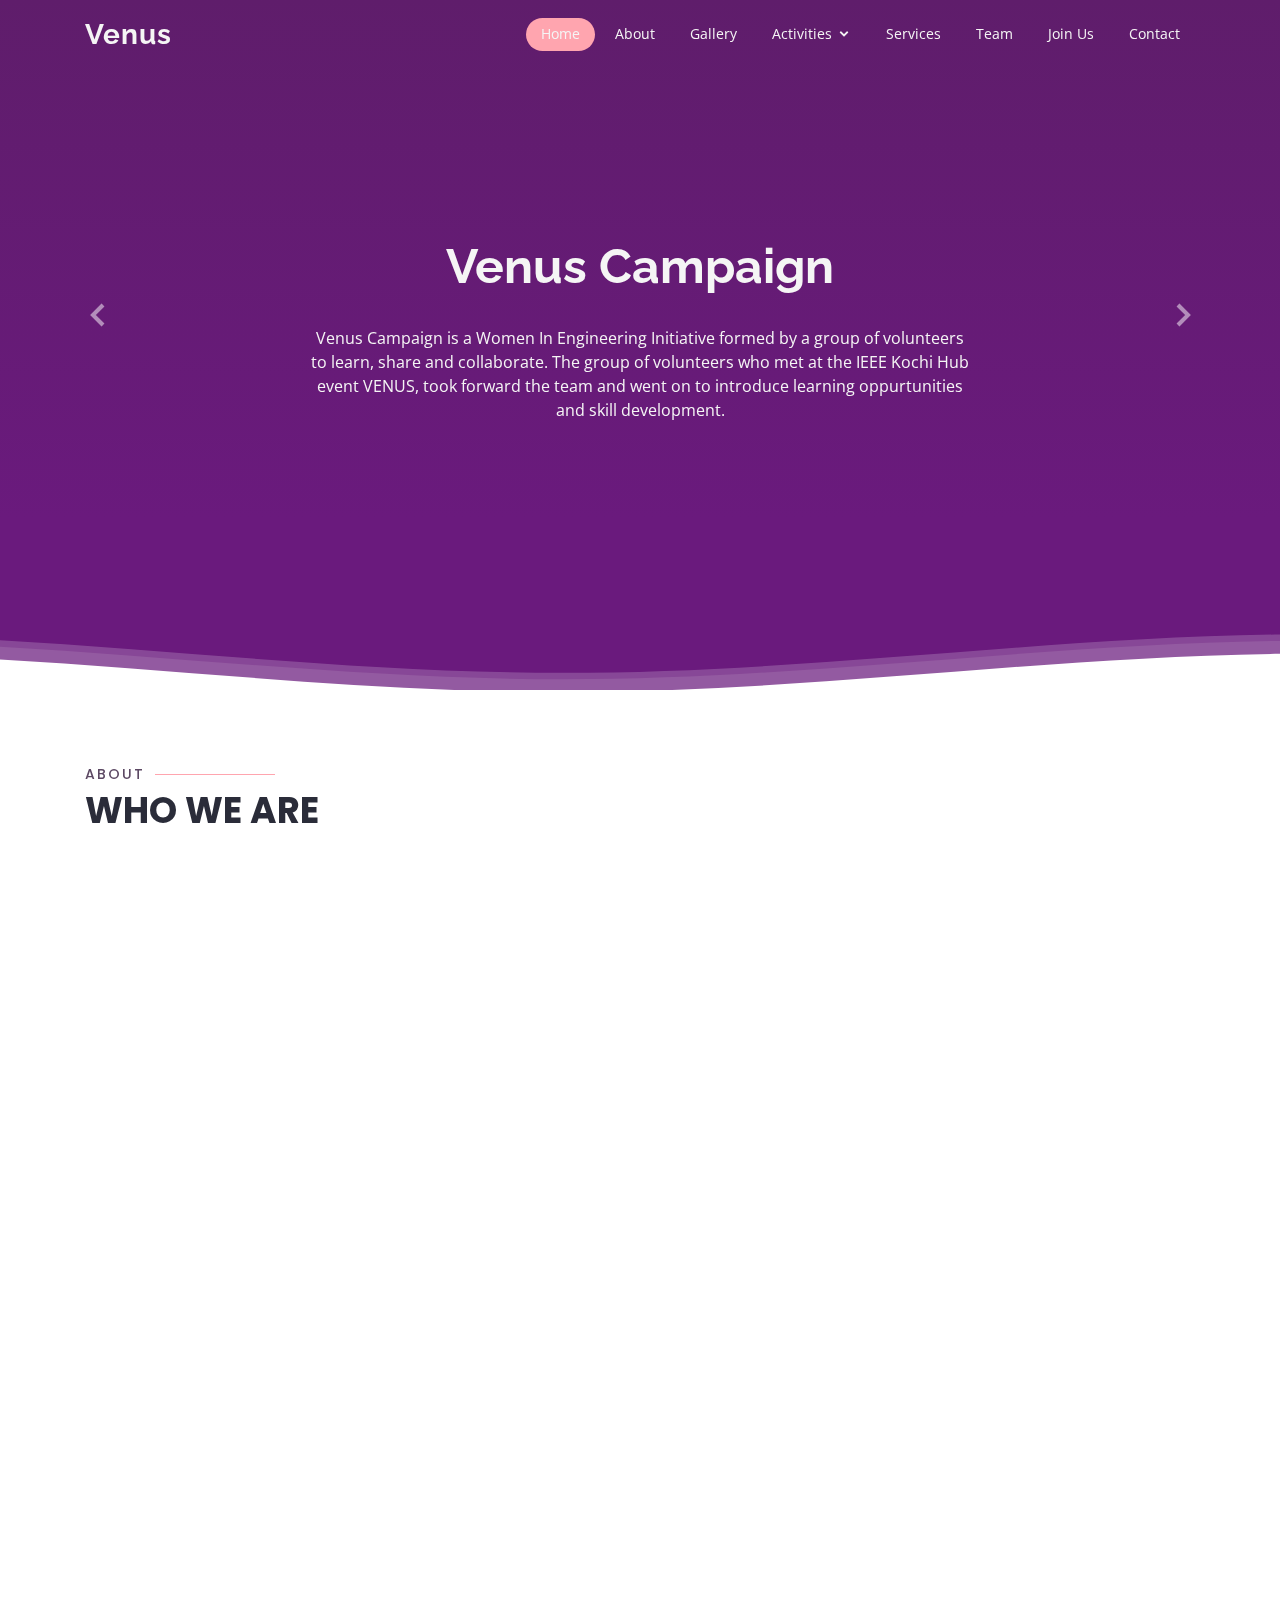
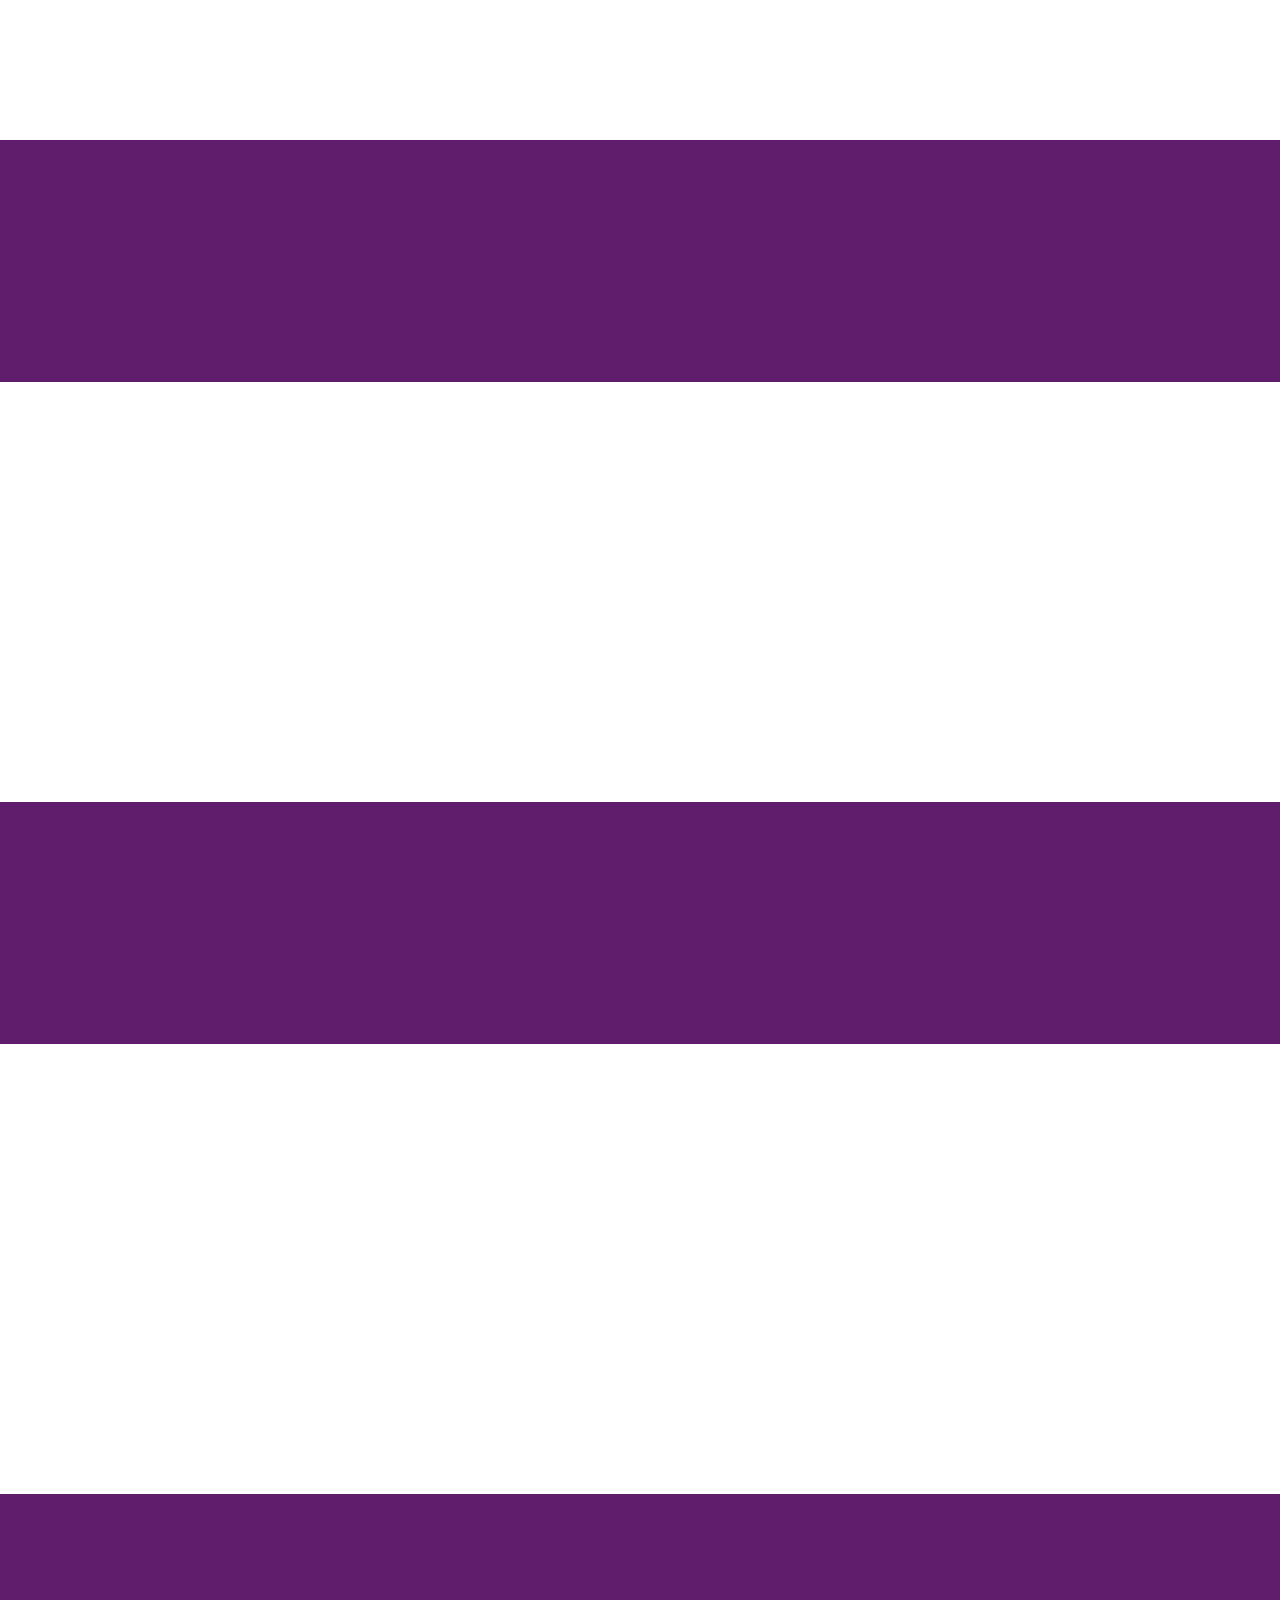
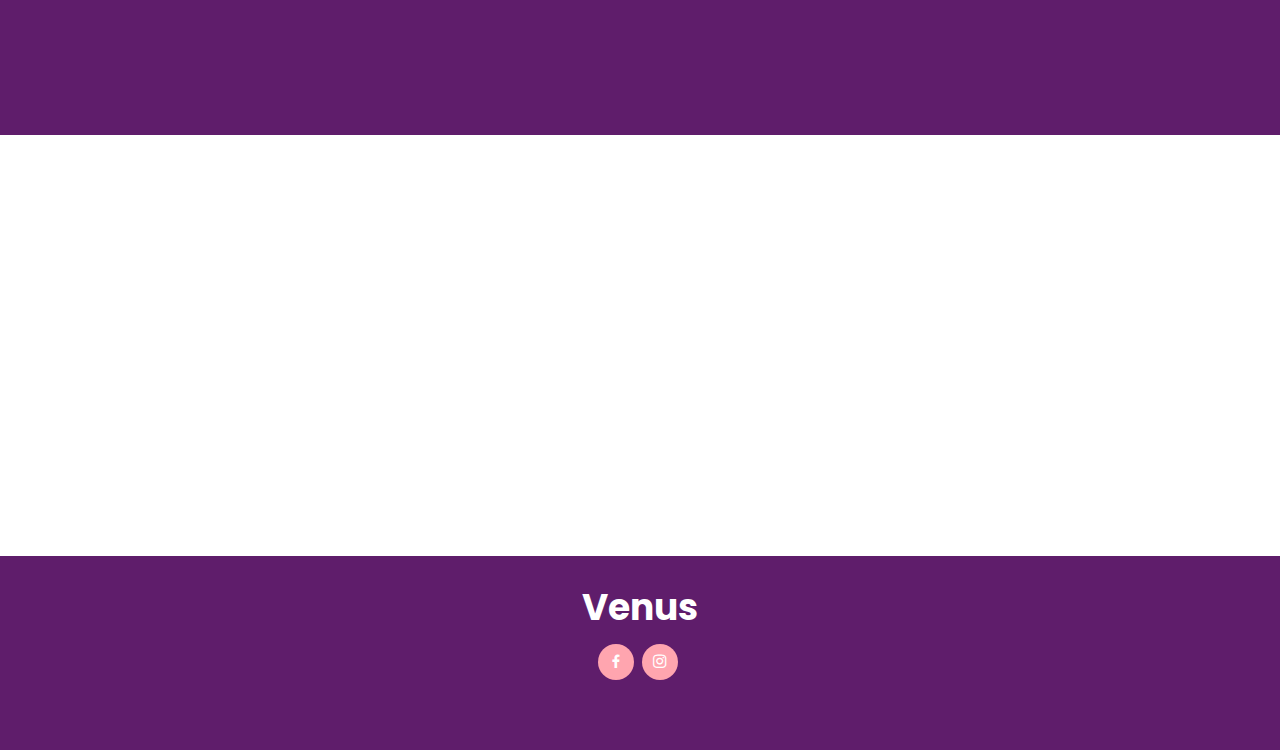
<file: index.html>
<!DOCTYPE html>
<html lang="en">

<head>
  <meta charset="utf-8">
  <meta content="width=device-width, initial-scale=1.0" name="viewport">

  <title>Venus Campaign</title>
  <meta content="" name="descriptison">
  <meta content="" name="keywords">

  <!-- Favicons -->


  <!-- Google Fonts -->
  <link href="https://fonts.googleapis.com/css?family=Open+Sans:300,300i,400,400i,600,600i,700,700i|Raleway:300,300i,400,400i,500,500i,600,600i,700,700i|Poppins:300,300i,400,400i,500,500i,600,600i,700,700i" rel="stylesheet">

  <!-- Vendor CSS Files -->
  <link href="assets/vendor/bootstrap/css/bootstrap.min.css" rel="stylesheet">
  <link href="assets/vendor/icofont/icofont.min.css" rel="stylesheet">
  <link href="assets/vendor/boxicons/css/boxicons.min.css" rel="stylesheet">
  <link href="assets/vendor/animate.css/animate.min.css" rel="stylesheet">
  <link href="assets/vendor/remixicon/remixicon.css" rel="stylesheet">
  <link href="assets/vendor/line-awesome/css/line-awesome.min.css" rel="stylesheet">
  <link href="assets/vendor/venobox/venobox.css" rel="stylesheet">
  <link href="assets/vendor/owl.carousel/assets/owl.carousel.min.css" rel="stylesheet">
  <link href="assets/vendor/aos/aos.css" rel="stylesheet">

  <!-- Template Main CSS File -->
  <link href="assets/css/style.css" rel="stylesheet">

  <!-- =======================================================
  * Template Name: Selecao - v2.1.0
  * Template URL: https://bootstrapmade.com/selecao-bootstrap-template/
  * Author: BootstrapMade.com
  * License: https://bootstrapmade.com/license/
  ======================================================== -->
</head>

<body>

  <!-- ======= Header ======= -->
  <header id="header" class="fixed-top d-flex align-items-center  header-transparent ">
    <div class="container d-flex align-items-center">

      <div class="logo mr-auto">
        <h1 class="text-light"><a href="index.html">Venus</a></h1>
        <!-- Uncomment below if you prefer to use an image logo -->
        <!-- <a href="index.html"><img src="assets/img/logo.png" alt="" class="img-fluid"></a>-->
      </div>

      <nav class="nav-menu d-none d-lg-block">
        <ul>
          <li class="active"><a href="index.html">Home</a></li>
          <li><a href="#about">About</a></li>
          <li><a href="#cta">Gallery</a></li>
          <li class="drop-down"><a href="#services">Activities</a>
            <ul>
              <li><a href="shespeaks.html">SheSpeaks</a></li>
              <li><a href="learn.html">Learning Tip</a></li>
              <li><a href="shetales.html">She Tales</a></li>


            </ul>
          </li>
          <li><a href="#sta">Services</a></li>


          <li><a href="team.html">Team</a></li>
          <li><a href="#team">Join Us</a></li>

          <li><a href="#contact">Contact</a></li>

        </ul>
      </nav><!-- .nav-menu -->

    </div>
  </header><!-- End Header -->

  <!-- ======= Hero Section ======= -->
  <section id="hero" class="d-flex flex-column justify-content-end align-items-center">
    <div id="heroCarousel" class="container carousel carousel-fade" data-ride="carousel">

      <!-- Slide 1 -->
      <div class="carousel-item active">
        <div class="carousel-container">
          <h2 class="animated fadeInDown">Venus <span>Campaign</span></h2>
          <p class="animated fadeInUp">Venus Campaign is a Women In Engineering Initiative formed by a group of volunteers to learn, share and collaborate. The group of volunteers who met at the IEEE Kochi Hub event VENUS, took forward the team and went on to introduce learning oppurtunities and skill development.</p>
        </div>
      </div>

      <!-- Slide 2 -->
      <div class="carousel-item">
        <div class="carousel-container">
          <img src="images/Logo.jpeg" style="background-size: cover; height: 300px; width: 250px;" alt="venus1">

        </div>
      </div>

      <!-- Slide 3 -->
      <div class="carousel-item">
        <div class="carousel-container">
         <img src="images/group.jpeg" style="background-size: cover; height: 300px; width: 550px;" alt="venus2">
        </div>
      </div>

      <a class="carousel-control-prev" href="#heroCarousel" role="button" data-slide="prev">
        <span class="carousel-control-prev-icon bx bx-chevron-left" aria-hidden="true"></span>
        <span class="sr-only">Previous</span>
      </a>

      <a class="carousel-control-next" href="#heroCarousel" role="button" data-slide="next">
        <span class="carousel-control-next-icon bx bx-chevron-right" aria-hidden="true"></span>
        <span class="sr-only">Next</span>
      </a>

    </div>
    <svg class="hero-waves" xmlns="http://www.w3.org/2000/svg" xmlns:xlink="http://www.w3.org/1999/xlink" viewBox="0 24 150 28 " preserveAspectRatio="none">
      <defs>
        <path id="wave-path" d="M-160 44c30 0 58-18 88-18s 58 18 88 18 58-18 88-18 58 18 88 18 v44h-352z">
      </defs>
      <g class="wave1">
        <use xlink:href="#wave-path" x="50" y="3" fill="rgba(255,255,255, .1)">
      </g>
      <g class="wave2">
        <use xlink:href="#wave-path" x="50" y="0" fill="rgba(255,255,255, .2)">
      </g>
      <g class="wave3">
        <use xlink:href="#wave-path" x="50" y="9" fill="#fff">
      </g>
    </svg>



  </section><!-- End Hero -->

  <main id="main">

    <!-- ======= About Section ======= -->
    <section id="about" class="about">
      <div class="container">

        <div class="section-title" data-aos="zoom-out">
          <h2>About</h2>
          <p>Who we are</p>
        </div>

        <div class="row content" data-aos="fade-up">
          <div class="col-lg-6">
            <p>
              Venus Campaign is an initoiative of IEEE WIE AG Kerala Section. Weconduct events on a regular basis which include:
            </p>
            <ul>
              <li><i class="ri-check-double-line"></i> SheTales- The Talk Series(Weekly basis)</li>
              <li><i class="ri-check-double-line"></i> SheSpeaks- The Tutorial Series(Weekly basis)</li>
              <li><i class="ri-check-double-line"></i> Learning Tip of the Day(Weekly basis)</li>
            </ul>
          </div>
          <div class="col-lg-6 pt-4 pt-lg-0">
            <p>
              All the events are organized and presented by the VENUS Volunteers with the expert guidence from our Senior Mentor Mrs.Mini Ulanat and IEEE WIE Volunteers Ms.Jiby Krishna K G, Ms.Ameera Sherin, Ms,Devika S, Mrs.Sruthy S Khan.
            </p>

          </div>
        </div>

      </div>
    </section><!-- End About Section -->

    <!-- ======= Features Section ======= -->
    <section id="features" class="features">
      <div class="container">



        <div class="tab-content" data-aos="fade-up">
          <div class="tab-pane active show" id="tab-1">
            <div class="row">
              <div class="col-lg-6 order-2 order-lg-1 mt-3 mt-lg-0">
                <h3>Here is what we focus upon</h3>
                <p class="font-italic">
                  One may be familiar with buying goods from Instagram and wish for a common platform available for getting better choices of commodities. There is no existing communities that binds all women entrepreneurs in Instagram. So we are here to cover the two important aspects.
                </p>
                <ul>
                  <li><i class="ri-check-double-line"></i> Better Marketing and Entrepreneurial oppurtunities for Women Entrepreneurs.</li>
                  <li><i class="ri-check-double-line"></i> Better choice for customers to buy commodities.</li>

                </ul>
                <p>
                 Venus Entreprenuers Community works to provide a platform for women entrepreneurs to network, flourish and develop. With a collected database of 500+ women entreprenuers all over Kerala of all scales, we aim to providing them with oppurtunities to launch them into larger communities thus allowing them to establish themselves in the community.
                </p>
              </div>
              <div class="col-lg-6 order-1 order-lg-2 text-center">
                <img src="assets/img/features-1.png" alt="" class="img-fluid">
              </div>
            </div>
          </div>
          <div class="tab-pane" id="tab-2">
            <div class="row">
              <div class="col-lg-6 order-2 order-lg-1 mt-3 mt-lg-0">
                <h3>Neque exercitationem debitis soluta quos debitis quo mollitia officia est</h3>
                <p>
                  Ullamco laboris nisi ut aliquip ex ea commodo consequat. Duis aute irure dolor in reprehenderit in voluptate
                  velit esse cillum dolore eu fugiat nulla pariatur. Excepteur sint occaecat cupidatat non proident, sunt in
                  culpa qui officia deserunt mollit anim id est laborum
                </p>
                <p class="font-italic">
                  Lorem ipsum dolor sit amet, consectetur adipiscing elit, sed do eiusmod tempor incididunt ut labore et dolore
                  magna aliqua.
                </p>
                <ul>
                  <li><i class="ri-check-double-line"></i> Ullamco laboris nisi ut aliquip ex ea commodo consequat.</li>
                  <li><i class="ri-check-double-line"></i> Duis aute irure dolor in reprehenderit in voluptate velit.</li>
                  <li><i class="ri-check-double-line"></i> Provident mollitia neque rerum asperiores dolores quos qui a. Ipsum neque dolor voluptate nisi sed.</li>
                  <li><i class="ri-check-double-line"></i> Ullamco laboris nisi ut aliquip ex ea commodo consequat. Duis aute irure dolor in reprehenderit in voluptate trideta storacalaperda mastiro dolore eu fugiat nulla pariatur.</li>
                </ul>
              </div>
              <div class="col-lg-6 order-1 order-lg-2 text-center">
                <img src="assets/img/features-2.png" alt="" class="img-fluid">
              </div>
            </div>
          </div>
          <div class="tab-pane" id="tab-3">
            <div class="row">
              <div class="col-lg-6 order-2 order-lg-1 mt-3 mt-lg-0">
                <h3>Voluptatibus commodi ut accusamus ea repudiandae ut autem dolor ut assumenda</h3>
                <p>
                  Ullamco laboris nisi ut aliquip ex ea commodo consequat. Duis aute irure dolor in reprehenderit in voluptate
                  velit esse cillum dolore eu fugiat nulla pariatur. Excepteur sint occaecat cupidatat non proident, sunt in
                  culpa qui officia deserunt mollit anim id est laborum
                </p>
                <ul>
                  <li><i class="ri-check-double-line"></i> Ullamco laboris nisi ut aliquip ex ea commodo consequat.</li>
                  <li><i class="ri-check-double-line"></i> Duis aute irure dolor in reprehenderit in voluptate velit.</li>
                  <li><i class="ri-check-double-line"></i> Provident mollitia neque rerum asperiores dolores quos qui a. Ipsum neque dolor voluptate nisi sed.</li>
                </ul>
                <p class="font-italic">
                  Lorem ipsum dolor sit amet, consectetur adipiscing elit, sed do eiusmod tempor incididunt ut labore et dolore
                  magna aliqua.
                </p>
              </div>
              <div class="col-lg-6 order-1 order-lg-2 text-center">
                <img src="assets/img/features-3.png" alt="" class="img-fluid">
              </div>
            </div>
          </div>
          <div class="tab-pane" id="tab-4">
            <div class="row">
              <div class="col-lg-6 order-2 order-lg-1 mt-3 mt-lg-0">
                <h3>Omnis fugiat ea explicabo sunt dolorum asperiores sequi inventore rerum</h3>
                <p>
                  Ullamco laboris nisi ut aliquip ex ea commodo consequat. Duis aute irure dolor in reprehenderit in voluptate
                  velit esse cillum dolore eu fugiat nulla pariatur. Excepteur sint occaecat cupidatat non proident, sunt in
                  culpa qui officia deserunt mollit anim id est laborum
                </p>
                <p class="font-italic">
                  Lorem ipsum dolor sit amet, consectetur adipiscing elit, sed do eiusmod tempor incididunt ut labore et dolore
                  magna aliqua.
                </p>
                <ul>
                  <li><i class="ri-check-double-line"></i> Ullamco laboris nisi ut aliquip ex ea commodo consequat.</li>
                  <li><i class="ri-check-double-line"></i> Duis aute irure dolor in reprehenderit in voluptate velit.</li>
                  <li><i class="ri-check-double-line"></i> Ullamco laboris nisi ut aliquip ex ea commodo consequat. Duis aute irure dolor in reprehenderit in voluptate trideta storacalaperda mastiro dolore eu fugiat nulla pariatur.</li>
                </ul>
              </div>
              <div class="col-lg-6 order-1 order-lg-2 text-center">
                <img src="assets/img/features-4.png" alt="" class="img-fluid">
              </div>
            </div>
          </div>
        </div>

      </div>
    </section><!-- End Features Section -->

    <!-- ======= Gallery Section ======= -->
    <section id="cta" class="cta">
      <div class="container">

        <div class="row" data-aos="zoom-out">
          <div class="col-lg-9 text-center text-lg-left">
            <h3>Venus Gallery</h3>
            <p> Get a look into our Gallery Page wherein there are pictures of our Venus Event.</p>
          </div>
          <div class="col-lg-3 cta-btn-container text-center">
            <a class="cta-btn align-middle" href="gallery.html">View</a>
          </div>
        </div>

      </div>
    </section><!-- End Gallery Section -->

    <!-- ======= Services Section ======= -->
    <section id="services" class="services">
      <div class="container">

        <div class="section-title" data-aos="zoom-out">
          <h2>Activities</h2>
          <p>Programmes we conduct</p>
        </div>

        <div class="row">
          <div class="col-lg-4 col-md-4" >
            <div class="icon-box" data-aos="zoom-in-left">

              <h4 class="title"><a href="shetales.html">SheTales</a></h4>
              <p class="description">Shetales is a live talking session where the entrepreneurs share their experience and stories of their life</p>
            </div>
          </div>
          <div class="col-lg-4 col-md-4" >
            <div class="icon-box" data-aos="zoom-in-left">

              <h4 class="title"><a href="shespeaks.html">SheSpeaks</a></h4>
              <p class="description">SheSpeaks is an initiative taken by Venus Campaign to provide a platform for its volunteers to share their knowledge with the community.</p>
            </div>
          </div>
            <div class="col-lg-4 col-md-4">
              <div class="icon-box" data-aos="zoom-in-left">

                <h4 class="title"><a href="learn.html">Learning Tip of the Day</a></h4>
                <p class="description">It is a session where volunteers introduce new learning features and share their knowledge with others.</p>
              </div>
            </div>
            </div>


      </div>
    </section><!-- End Services Section -->


    <!--Services entrepreneurs-->
    <section id="sta" class="eta">
      <div class="container">

        <div class="row" data-aos="zoom-out">
          <div class="col-lg-9 text-center text-lg-left">
            <h3>Services We Provide</h3>
            <p>Take a look at the services we provide to our Entrepreneurs out there..</p>
          </div>
          <div class="col-lg-3 eta-btn-container text-center">
            <a class="eta-btn align-middle" href="service.html">View Page</a>
          </div>
        </div>

      </div>
    </section>
    <!--End-->

    

    


    <!-- ======= F.A.Q Section ======= -->
    <section id="faq" class="faq">
      <div class="container">

        <div class="section-title" data-aos="zoom-out">
          <h2>F.A.Q</h2>
          <p>Frequently Asked Questions</p>
        </div>

        <ul class="faq-list">

          <li data-aos="fade-up" data-aos-delay="100">
            <a data-toggle="collapse" class="" href="#faq1">Is Venus Campaign working with free of cost?<i class="icofont-simple-up"></i></a>
            <div id="faq1" class="collapse show" data-parent=".faq-list">
              <p>
                Venus campaign works for entrepreneurs with free of cost. It is hereby decided that next month onwards venus campaign will be working both as free of cost and paid basis in which paid services will include more extra benefits.

              </p>
            </div>
          </li>

          <li data-aos="fade-up" data-aos-delay="200">
            <a data-toggle="collapse" href="#faq2" class="collapsed">What is the idea behind lookbook and Shetales? <i class="icofont-simple-up"></i></a>
            <div id="faq2" class="collapse" data-parent=".faq-list">
              <p>
                Lookbook is the product featuring service and she tales is a live talking session where the entrepreneurs share their experience and stories of their life.
              </p>
            </div>
          </li>

          <li data-aos="fade-up" data-aos-delay="300">
            <a data-toggle="collapse" href="#faq3" class="collapsed">Would Venus promote small scale entrepreneurs too? <i class="icofont-simple-up"></i></a>
            <div id="faq3" class="collapse" data-parent=".faq-list">
              <p>
                Venus campaign irrespective of small scale or large scale promotes every women entrepreneurs who are ready to sell thrie products.
              </p>
            </div>
          </li>

          

        </ul>

      </div>
    </section><!-- End F.A.Q Section -->

    <!-- ======= Join Section ======= -->
    <section id="team" class="eta">
      <div class="container">

        <div class="row" data-aos="zoom-out">
          <div class="col-lg-9 text-center text-lg-left">
            <h3>Join Us</h3>
            <p> Do join us and be a part of us!</p>
          </div>
          <div class="col-lg-3 eta-btn-container text-center">
            <a class="eta-btn align-middle" href="https://docs.google.com/forms/d/e/1FAIpQLSe7I-4cocg2MVVo1ielnKVMFyki4yJyU9mwkO8eIWU1wdyqhg/viewform">Click Here</a>
          </div>
        </div>


      </div>
    </section>

    <!-- ======= Contact Section ======= -->
    <section id="contact" class="contact">
      <div class="container">

        <div class="section-title" data-aos="zoom-out">
          <h2>Contact</h2>
          <p>Contact Us</p>
        </div>

        <div class="row mt-5">

          <div class="col-lg-4" data-aos="fade-right">
            <div class="info">
              <div class="address">
                <i class="icofont-google-map"></i>
                <h4>Location:</h4>
                <p>Kochi,Ernakulam, India</p>
              </div>

              <div class="email">
                <i class="icofont-envelope"></i>
                <h4>Email</h4>
                <p>campaignvenus@gmail.com</p>
              </div>

              

            </div>

          </div>

          <div class="col-lg-8 mt-5 mt-lg-0" data-aos="fade-left">

            
          </div>

        </div>

      </div>
    </section><!-- End Contact Section -->

  </main><!-- End #main -->

  <!-- ======= Footer ======= -->
  <footer id="footer">
    <div class="container">
      <h3>Venus</h3>
      
      <div class="social-links">
        <a href="https://www.facebook.com/Venus-Campaign-101708978554855/" class="facebook"><i class="bx bxl-facebook"></i></a>
        <a href="https://instagram.com/venus_campaign?utm_medium=copy_link" class="instagram"><i class="bx bxl-instagram"></i></a>

      </div>
      
      <div class="credits">
        <!-- All the links in the footer should remain intact. -->
        <!-- You can delete the links only if you purchased the pro version. -->
        <!-- Licensing information: https://bootstrapmade.com/license/ -->
        <!-- Purchase the pro version with working PHP/AJAX contact form: https://bootstrapmade.com/selecao-bootstrap-template/ -->
      
      </div>
    </div>
  </footer><!-- End Footer -->

  <a href="#" class="back-to-top"><i class="ri-arrow-up-line"></i></a>

  <!-- Vendor JS Files -->
  <script src="assets/vendor/jquery/jquery.min.js"></script>
  <script src="assets/vendor/bootstrap/js/bootstrap.bundle.min.js"></script>
  <script src="assets/vendor/jquery.easing/jquery.easing.min.js"></script>
  <script src="assets/vendor/php-email-form/validate.js"></script>
  <script src="assets/vendor/isotope-layout/isotope.pkgd.min.js"></script>
  <script src="assets/vendor/venobox/venobox.min.js"></script>
  <script src="assets/vendor/owl.carousel/owl.carousel.min.js"></script>
  <script src="assets/vendor/aos/aos.js"></script>

  <!-- Template Main JS File -->
  <script src="assets/js/main.js"></script>

</body>

</html>
</file>
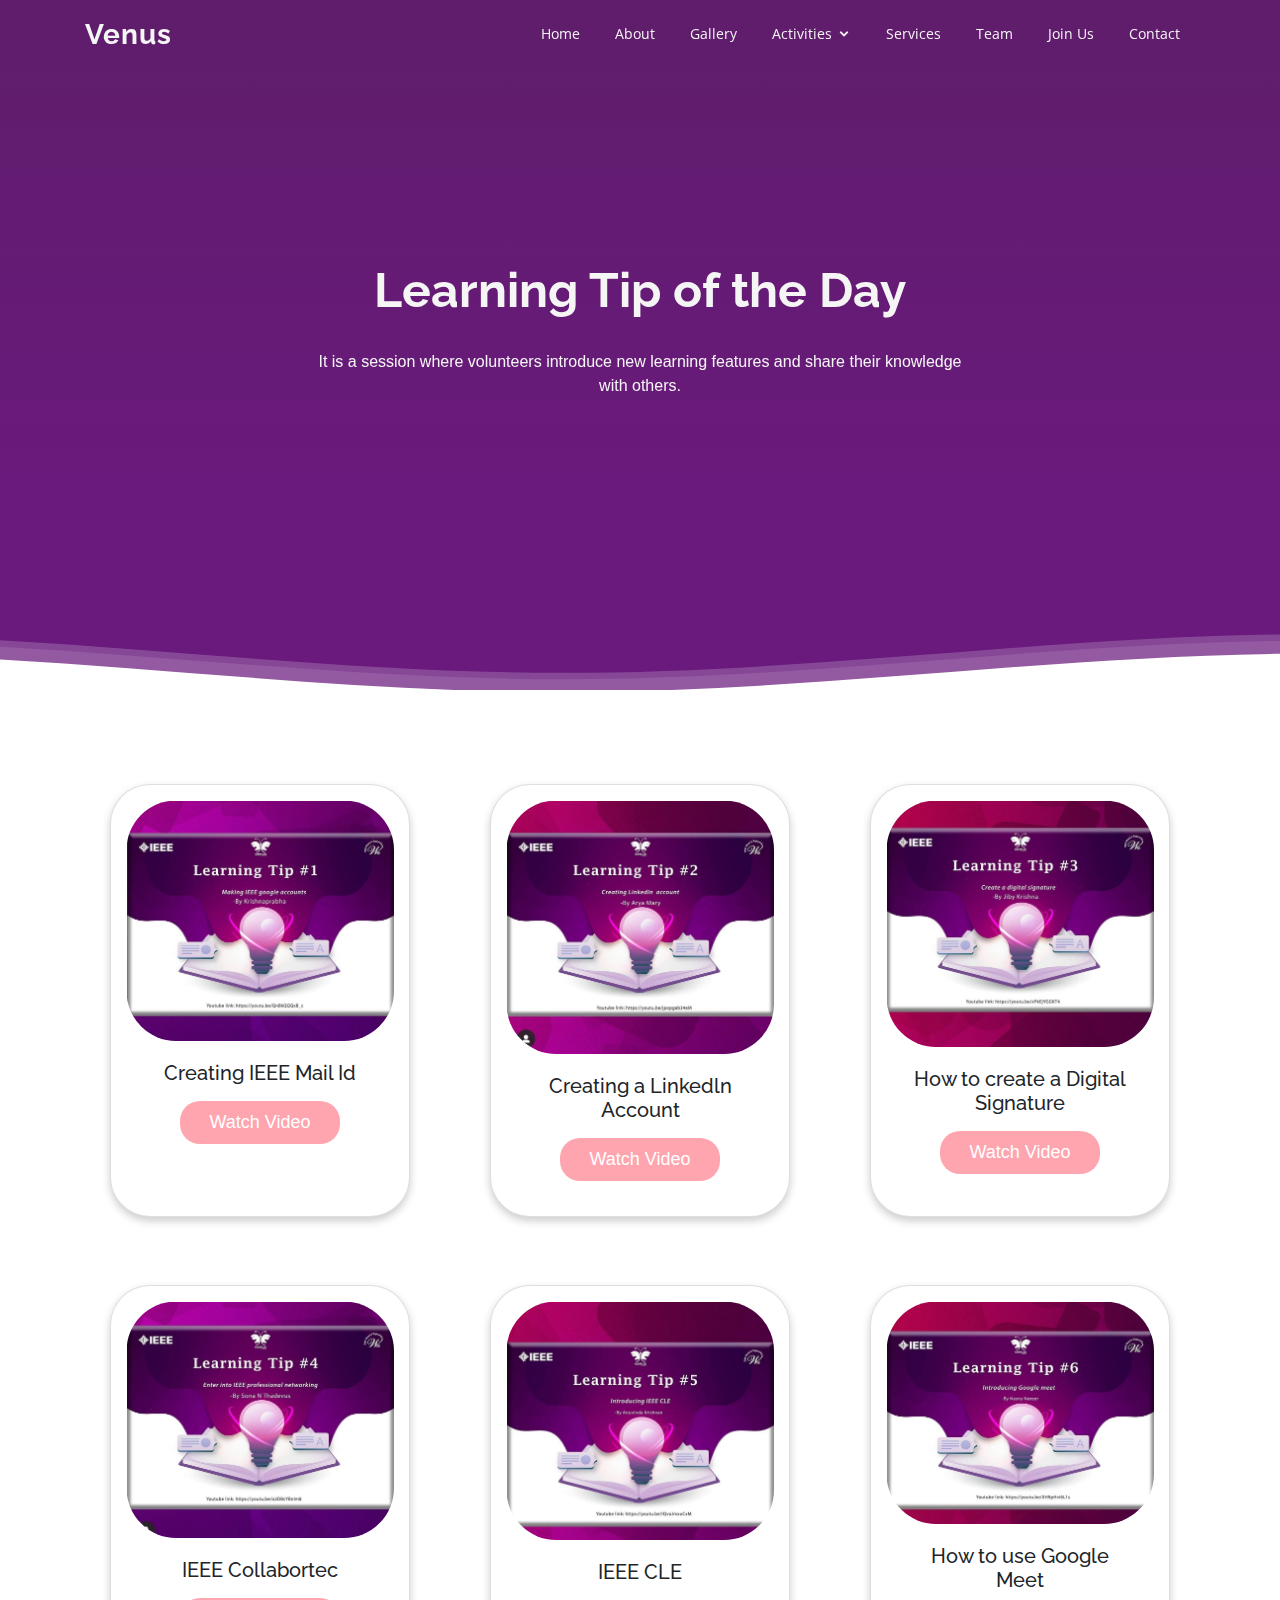
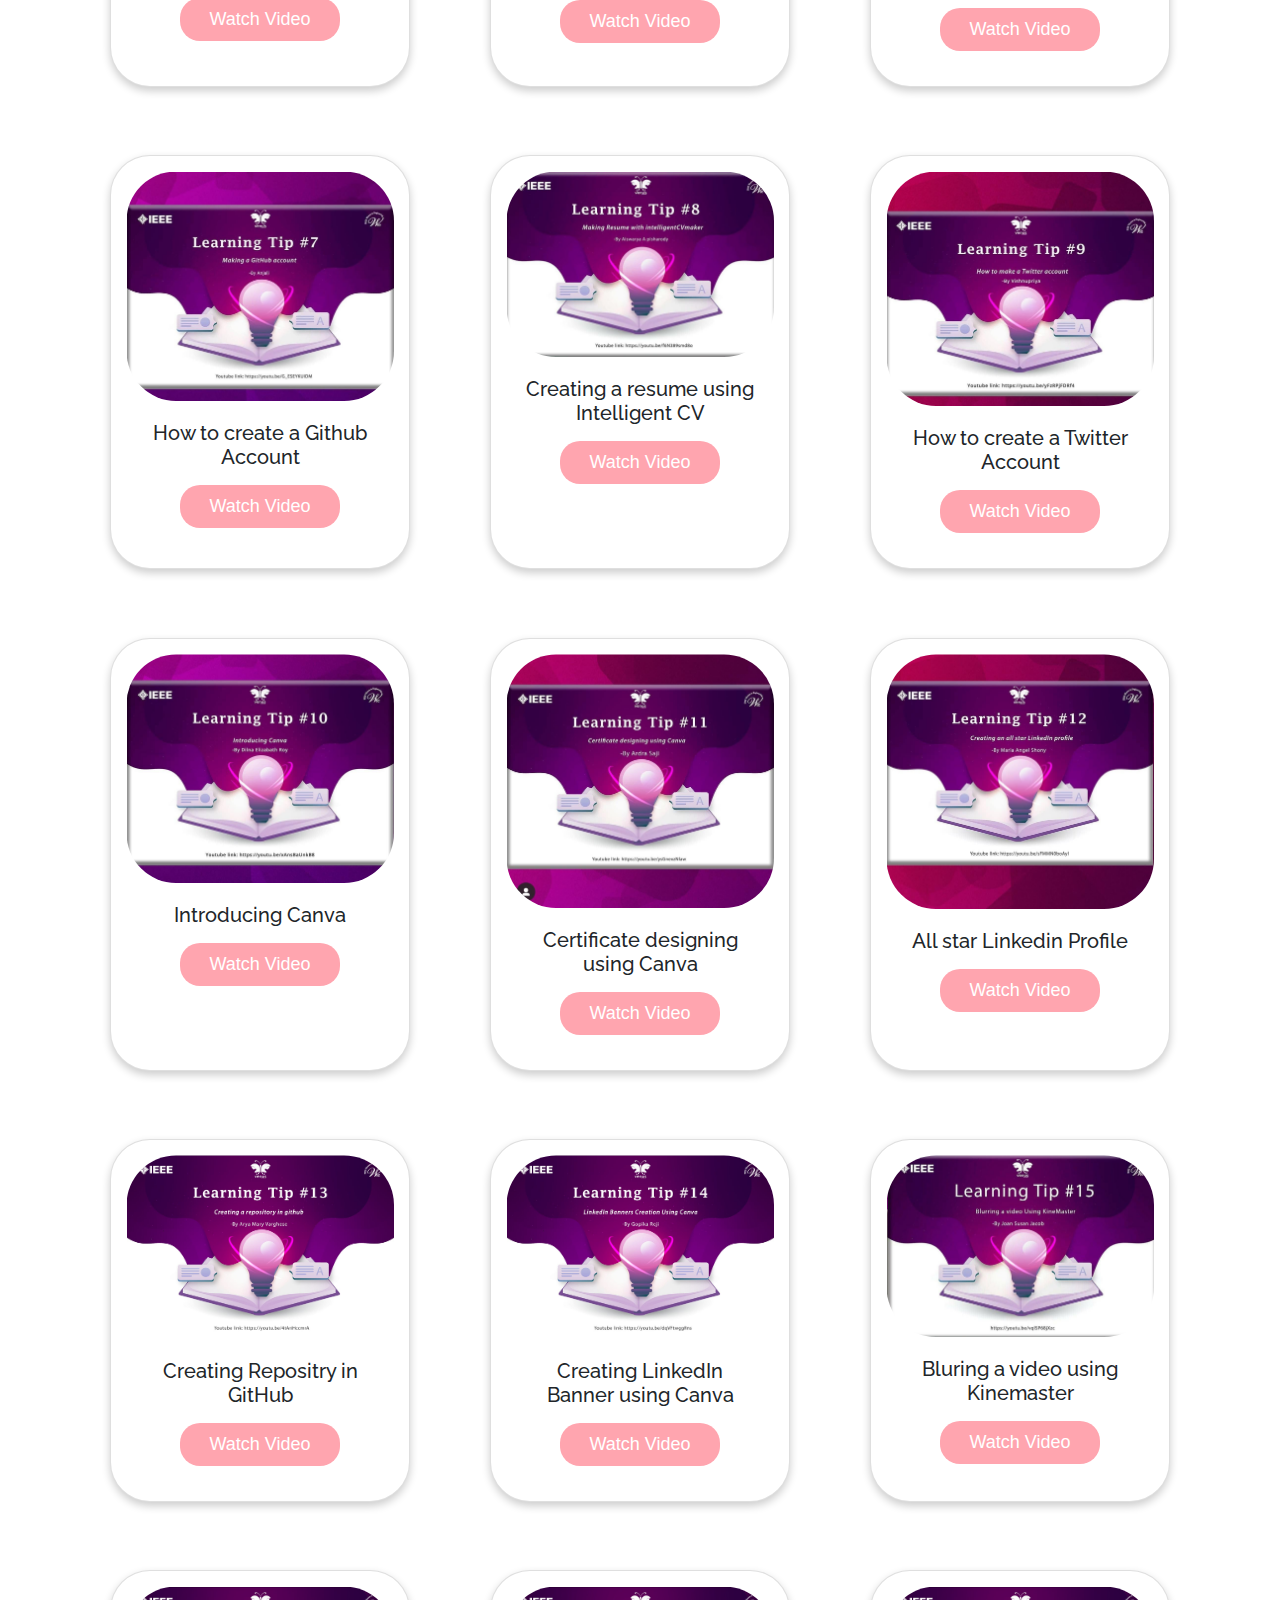
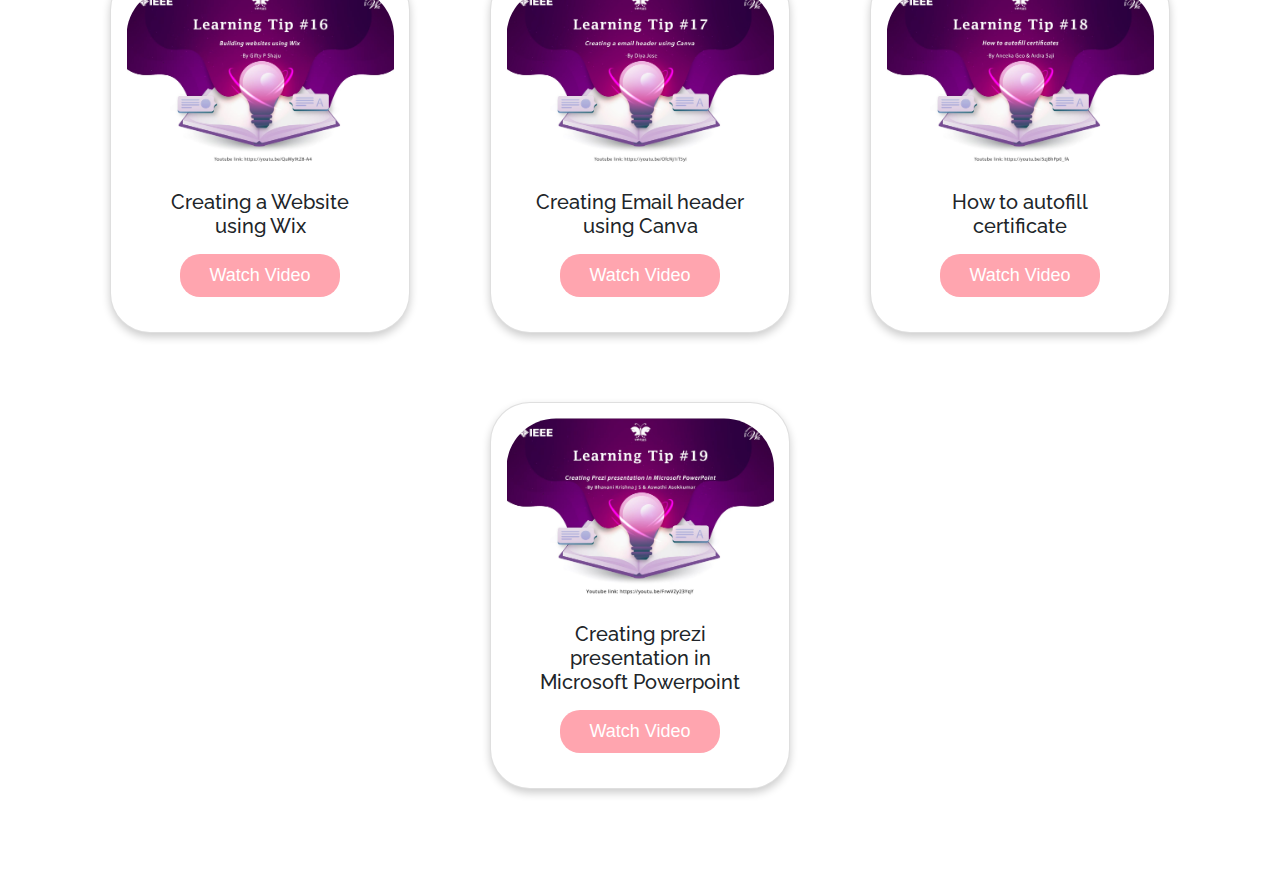
<file: learn.html>
<!DOCTYPE html>
<html lang="en">

<head>
    <meta charset="utf-8">
    <meta content="width=device-width, initial-scale=1.0" name="viewport">

    <title>Venus Campaign- Learning Tip</title>
    <meta content="" name="descriptison">
    <meta content="" name="keywords">

    <!-- Favicons -->
    <link href="assets/img/favicon.png" rel="icon">
    <link href="assets/img/apple-touch-icon.png" rel="apple-touch-icon">

    <!-- Google Fonts -->
    <link href="https://fonts.googleapis.com/css?family=Open+Sans:300,300i,400,400i,600,600i,700,700i|Raleway:300,300i,400,400i,500,500i,600,600i,700,700i|Poppins:300,300i,400,400i,500,500i,600,600i,700,700i" rel="stylesheet">

    <!-- Vendor CSS Files -->
    <link href="assets/vendor/bootstrap/css/bootstrap.min.css" rel="stylesheet">
    <link href="assets/vendor/icofont/icofont.min.css" rel="stylesheet">
    <link href="assets/vendor/boxicons/css/boxicons.min.css" rel="stylesheet">
    <link href="assets/vendor/animate.css/animate.min.css" rel="stylesheet">
    <link href="assets/vendor/remixicon/remixicon.css" rel="stylesheet">
    <link href="assets/vendor/line-awesome/css/line-awesome.min.css" rel="stylesheet">
    <link href="assets/vendor/venobox/venobox.css" rel="stylesheet">
    <link href="assets/vendor/owl.carousel/assets/owl.carousel.min.css" rel="stylesheet">
    <link href="assets/vendor/aos/aos.css" rel="stylesheet">

    <!-- Template Main CSS File -->
    <link href="assets/css/style.css" rel="stylesheet">
    <link rel="stylesheet" href="css/bootstrap.css">
    <link rel="stylesheet" href="assets/css/speaks.css">

    <!-- =======================================================
  * Template Name: Selecao - v2.1.0
  * Template URL: https://bootstrapmade.com/selecao-bootstrap-template/
  * Author: BootstrapMade.com
  * License: https://bootstrapmade.com/license/
  ======================================================== -->
</head>

<style type="text/css">
    .btn-primary:hover {
        background-color: rgb(106, 26, 125);
    }
    
    a:hover {
        color: white;
    }
</style>

<body>

    <script src="https://code.jquery.com/jquery-3.5.1.slim.min.js" integrity="sha384-DfXdz2htPH0lsSSs5nCTpuj/zy4C+OGpamoFVy38MVBnE+IbbVYUew+OrCXaRkfj" crossorigin="anonymous"></script>
    <script src="https://cdn.jsdelivr.net/npm/popper.js@1.16.0/dist/umd/popper.min.js" integrity="sha384-Q6E9RHvbIyZFJoft+2mJbHaEWldlvI9IOYy5n3zV9zzTtmI3UksdQRVvoxMfooAo" crossorigin="anonymous"></script>
    <script src="https://stackpath.bootstrapcdn.com/bootstrap/4.5.0/js/bootstrap.min.js" integrity="sha384-OgVRvuATP1z7JjHLkuOU7Xw704+h835Lr+6QL9UvYjZE3Ipu6Tp75j7Bh/kR0JKI" crossorigin="anonymous"></script>

    <header id="header" class="fixed-top d-flex align-items-center  header-transparent ">
        <div class="container d-flex align-items-center">

            <div class="logo mr-auto">
                <h1 class="text-light"><a href="index.html">Venus</a></h1>
                <!-- Uncomment below if you prefer to use an image logo -->
                <!-- <a href="index.html"><img src="assets/img/logo.png" alt="" class="img-fluid"></a>-->
            </div>

            <nav class="nav-menu d-none d-lg-block">
                <ul>
                    <li><a href="index.html">Home</a></li>
                    <li><a href="index.html#about">About</a></li>
                    <li><a href="index.html#cta">Gallery</a></li>
                    <li class="drop-down" class="active"><a href="">Activities</a>
                        <ul>
                            <li><a href="shespeaks.html">SheSpeaks</a></li>
                            <li><a href="learn.html">Learning Tip</a></li>
                            <li><a href="shetales.html">SheTales</a></li>


                        </ul>
                    </li>
                    <li><a href="service.html">Services</a></li>


                    <li><a href="team.html">Team</a></li>
                    <li><a href="https://docs.google.com/forms/d/e/1FAIpQLSe7I-4cocg2MVVo1ielnKVMFyki4yJyU9mwkO8eIWU1wdyqhg/viewform">Join Us</a></li>

                    <li><a href="index.html#contact">Contact</a></li>

                </ul>
            </nav>
            <!-- .nav-menu -->

        </div>
    </header>
    <!-- End Header -->
    <section id="hero" class="d-flex flex-column justify-content-end align-items-center">
        <div id="heroCarousel" class="container carousel carousel-fade" data-ride="carousel">

            <!-- Slide 1 -->
            <div class="carousel-item active">
                <div class="carousel-container">
                    <h2 class="animated fadeInDown">Learning Tip of the Day</h2>
                    <p class="animated fadeInUp"> It is a session where volunteers introduce new learning features and share their knowledge with others.
                        </p>

                </div>
            </div>
        </div>
        <svg class="hero-waves" xmlns="http://www.w3.org/2000/svg" xmlns:xlink="http://www.w3.org/1999/xlink" viewBox="0 24 150 28 " preserveAspectRatio="none">
            <defs>
              <path id="wave-path" d="M-160 44c30 0 58-18 88-18s 58 18 88 18 58-18 88-18 58 18 88 18 v44h-352z">
            </defs>
            <g class="wave1">
              <use xlink:href="#wave-path" x="50" y="3" fill="rgba(255,255,255, .1)">
            </g>
            <g class="wave2">
              <use xlink:href="#wave-path" x="50" y="0" fill="rgba(255,255,255, .2)">
            </g>
            <g class="wave3">
              <use xlink:href="#wave-path" x="50" y="9" fill="#fff">
            </g>
          </svg>




    </section>
    <!-- End Hero -->
    <main id="main">
        <section>
            <div class="container">
                <div class="row mt-0">
                    <div class="card col-lg-4 col-md-6" style="width: 18rem;margin-top:3%;margin-bottom:3%">
                        <img src="images/learning/1.jpeg" class="card-img-top" alt="ieeemail">
                        <div class="card-body">
                            <h5 class="card-title">Creating IEEE Mail Id</h5>
                            <p class="card-text"></p>

                            <a href="https://youtu.be/QnBkQQQxB_c" class="btn btn-primary">Watch Video</a>
                        </div>
                    </div>
                    <div class="card col-lg-4 col-md-6" style="width: 18rem;margin-top:3%;margin-bottom:3%">
                        <img src="images/learning/2.jpeg" class="card-img-top" alt="linkedln">
                        <div class="card-body">
                            <h5 class="card-title">Creating a Linkedln Account</h5>
                            <p class="card-text"> </p>
                            <a href="https://youtu.be/jpopgab34eM" class="btn btn-primary">Watch Video</a>
                        </div>
                    </div>

                    <div class="card col-lg-4 col-md-6 " style="width: 18rem;margin-top:3%;margin-bottom:3%">
                        <img src="images/learning/3.jpeg" class="card-img-top" alt="digital">
                        <div class="card-body">
                            <h5 class="card-title">How to create a Digital Signature</h5>
                            <p class="card-text"></p>
                            <a href="https://youtu.be/xPkEjYGGKT4" class="btn btn-primary">Watch Video</a>
                        </div>
                    </div>




                </div>





            </div>





            </div>





            </div>

            </div>
            <div class="container">
                <div class="row mt-0">
                    <div class="card col-lg-4 col-md-6" style="width: 18rem;margin-top:3%;margin-bottom:3%">
                        <img src="images/learning/4.jpeg" class="card-img-top" alt="Collaboretec">
                        <div class="card-body">
                            <h5 class="card-title">IEEE Collabortec</h5>
                            <p class="card-text"> </p>
                            <a href="https://youtu.be/o2DBcYBnlm8" class="btn btn-primary">Watch Video</a>
                        </div>
                    </div>
                    <div class="card col-lg-4 col-md-6" style="width: 18rem;margin-top:3%;margin-bottom:3%">
                        <img src="images/learning/5.jpeg" class="card-img-top" alt="cle">
                        <div class="card-body">
                            <h5 class="card-title">IEEE CLE</h5>
                            <p class="card-text"></p>
                            <a href="https://youtu.be/IQvaJmxuCxM" class="btn btn-primary">Watch Video</a>
                        </div>
                    </div>

                    <div class="card col-lg-4 col-md-6 " style="width: 18rem;margin-top:3%;margin-bottom:3%">
                        <img src="images/learning/6.jpeg" class="card-img-top" alt="meet">
                        <div class="card-body">
                            <h5 class="card-title">How to use Google Meet</h5>
                            <p class="card-text"></p>
                            <a href="https://youtu.be/XH9pHvi6L1s" class="btn btn-primary">Watch Video</a>
                        </div>
                    </div>




                </div>





            </div>





            </div>





            </div>

            </div>
            <div class="container">
                <div class="row mt-0">
                    <div class="card col-lg-4 col-md-6" style="width: 18rem;margin-top:3%;margin-bottom:3%">
                        <img src="images/learning/7.jpeg" class="card-img-top" alt="github">
                        <div class="card-body">
                            <h5 class="card-title">How to create a Github Account</h5>
                            <p class="card-text"></p>
                            <a href="https://youtu.be/G_ESEYKUIDM" class="btn btn-primary">Watch Video</a>
                        </div>
                    </div>
                    <div class="card col-lg-4 col-md-6" style="width: 18rem;margin-top:3%;margin-bottom:3%">
                        <img src="images/learning/8.jpeg" class="card-img-top" alt="resume">
                        <div class="card-body">
                            <h5 class="card-title">Creating a resume using Intelligent CV</h5>
                            <p class="card-text"></p>
                            <a href="https://youtu.be/f6N389smd8o" class="btn btn-primary">Watch Video</a>
                        </div>
                    </div>

                    <div class="card col-lg-4 col-md-6 " style="width: 18rem;margin-top:3%;margin-bottom:3%">
                        <img src="images/learning/9.jpeg" class="card-img-top" alt="twitter">
                        <div class="card-body">
                            <h5 class="card-title">How to create a Twitter Account</h5>
                            <p class="card-text"></p>
                            <a href="https://youtu.be/yFzRPjFDRf4" class="btn btn-primary">Watch Video</a>
                        </div>
                    </div>




                </div>





            </div>





            </div>





            </div>

            </div>
            <div class="container">
                <div class="row mt-0">
                    <div class="card col-lg-4 col-md-6" style="width: 18rem;margin-top:3%;margin-bottom:3%">
                        <img src="images/learning/10.jpeg" class="card-img-top" alt="github">
                        <div class="card-body">
                            <h5 class="card-title">Introducing Canva</h5>
                            <p class="card-text"></p>
                            <a href="https://youtu.be/xAnsBaUnkB8" class="btn btn-primary">Watch Video</a>
                        </div>
                    </div>
                    <div class="card col-lg-4 col-md-6" style="width: 18rem;margin-top:3%;margin-bottom:3%">
                        <img src="images/learning/11.jpeg" class="card-img-top" alt="resume">
                        <div class="card-body">
                            <h5 class="card-title">Certificate designing using Canva</h5>
                            <p class="card-text"></p>
                            <a href="https://youtu.be/ysGnexzNIaw" class="btn btn-primary">Watch Video</a>
                        </div>
                    </div>

                    <div class="card col-lg-4 col-md-6 " style="width: 18rem;margin-top:3%;margin-bottom:3%">
                        <img src="images/learning/12.jpeg" class="card-img-top" alt="twitter">
                        <div class="card-body">
                            <h5 class="card-title">All star Linkedin Profile</h5>
                            <p class="card-text"></p>
                            <a href="https://youtu.be/sFMMN0boAyI" class="btn btn-primary">Watch Video</a>
                        </div>
                    </div>




                </div>





            </div>





            </div>





            </div>

            </div>
            <div class="container">
                <div class="row mt-0">
                    <div class="card col-lg-4 col-md-6" style="width: 18rem;margin-top:3%;margin-bottom:3%">
                        <img src="images/learning/13.jpeg" class="card-img-top" alt="github">
                        <div class="card-body">
                            <h5 class="card-title">Creating Repositry in GitHub</h5>
                            <p class="card-text"></p>
                            <a href="https://youtu.be/4tAriHccmrA" class="btn btn-primary">Watch Video</a>
                        </div>
                    </div>
                    <div class="card col-lg-4 col-md-6" style="width: 18rem;margin-top:3%;margin-bottom:3%">
                        <img src="images/learning/14.jpeg" class="card-img-top" alt="resume">
                        <div class="card-body">
                            <h5 class="card-title">Creating LinkedIn Banner using Canva</h5>
                            <p class="card-text"></p>
                            <a href="https://youtu.be/dqVFtwggRns" class="btn btn-primary">Watch Video</a>
                        </div>
                    </div>

                    <div class="card col-lg-4 col-md-6 " style="width: 18rem;margin-top:3%;margin-bottom:3%">
                        <img src="images/learning/15.jpeg" class="card-img-top" alt="twitter">
                        <div class="card-body">
                            <h5 class="card-title">Bluring a video using Kinemaster</h5>
                            <p class="card-text"></p>
                            <a href="https://youtu.be/vqISP68jXzc" class="btn btn-primary">Watch Video</a>
                        </div>
                    </div>




                </div>





            </div>





            </div>





            </div>

            </div>
            <div class="container">
                <div class="row mt-0">
                    <div class="card col-lg-4 col-md-6" style="width: 18rem;margin-top:3%;margin-bottom:3%">
                        <img src="images/learning/16.jpeg" class="card-img-top" alt="github">
                        <div class="card-body">
                            <h5 class="card-title">Creating a Website using Wix</h5>
                            <p class="card-text"></p>
                            <a href="https://youtu.be/QuMy9tZ8-A4" class="btn btn-primary">Watch Video</a>
                        </div>
                    </div>
                    <div class="card col-lg-4 col-md-6" style="width: 18rem;margin-top:3%;margin-bottom:3%">
                        <img src="images/learning/17.jpeg" class="card-img-top" alt="resume">
                        <div class="card-body">
                            <h5 class="card-title">Creating Email header using Canva </h5>
                            <p class="card-text"></p>
                            <a href="https://youtu.be/OfcNj1iT5yI" class="btn btn-primary">Watch Video</a>
                        </div>
                    </div>

                    <div class="card col-lg-4 col-md-6 " style="width: 18rem;margin-top:3%;margin-bottom:3%">
                        <img src="images/learning/18.jpeg" class="card-img-top" alt="twitter">
                        <div class="card-body">
                            <h5 class="card-title">How to autofill certificate</h5>
                            <p class="card-text"></p>
                            <a href="" class="btn btn-primary">Watch Video</a>
                        </div>
                    </div>




                </div>





            </div>





            </div>





            </div>

            </div>
            <div class="container">
                <div class="row mt-0">
                    <div class="card col-lg-4 col-md-6" style="width: 18rem;margin-top:3%;margin-bottom:3%">
                        <img src="images/learning/19.jpeg" class="card-img-top" alt="github">
                        <div class="card-body">
                            <h5 class="card-title">Creating prezi presentation in Microsoft Powerpoint</h5>
                            <p class="card-text"></p>
                            <a href="https://youtu.be/xAnsBaUnkB8" class="btn btn-primary">Watch Video</a>
                        </div>
                    </div>
                   




                </div>





            </div>





            </div>





            </div>

            </div>
            

            </div>


        </section>

    </main>
    <!-- End #main -->



    <a href="#" class="back-to-top"><i class="ri-arrow-up-line"></i></a>

    <!-- Vendor JS Files -->
    <script src="assets/vendor/jquery/jquery.min.js"></script>
    <script src="assets/vendor/bootstrap/js/bootstrap.bundle.min.js"></script>
    <script src="assets/vendor/jquery.easing/jquery.easing.min.js"></script>
    <script src="assets/vendor/php-email-form/validate.js"></script>
    <script src="assets/vendor/isotope-layout/isotope.pkgd.min.js"></script>
    <script src="assets/vendor/venobox/venobox.min.js"></script>
    <script src="assets/vendor/owl.carousel/owl.carousel.min.js"></script>
    <script src="assets/vendor/aos/aos.js"></script>

    <!-- Template Main JS File -->
    <script src="assets/js/main.js"></script>




</body>

</html>
</file>
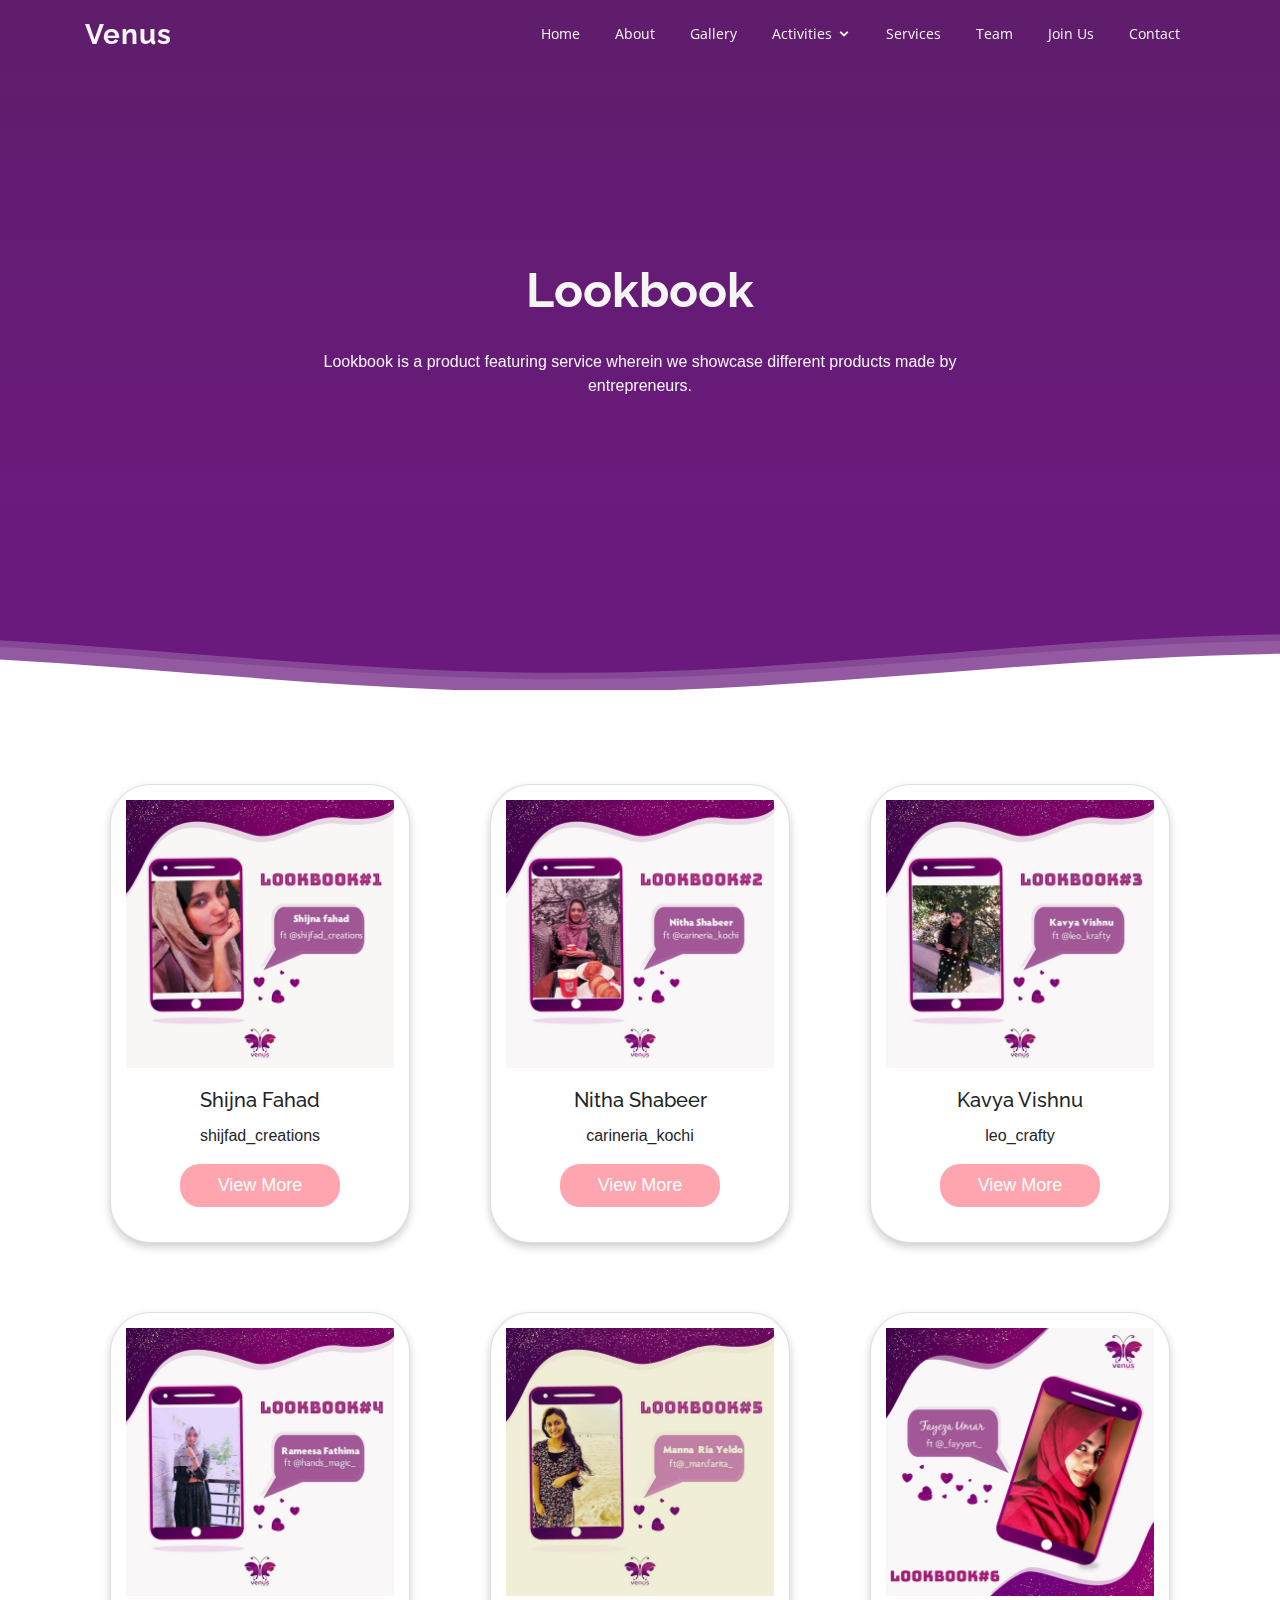
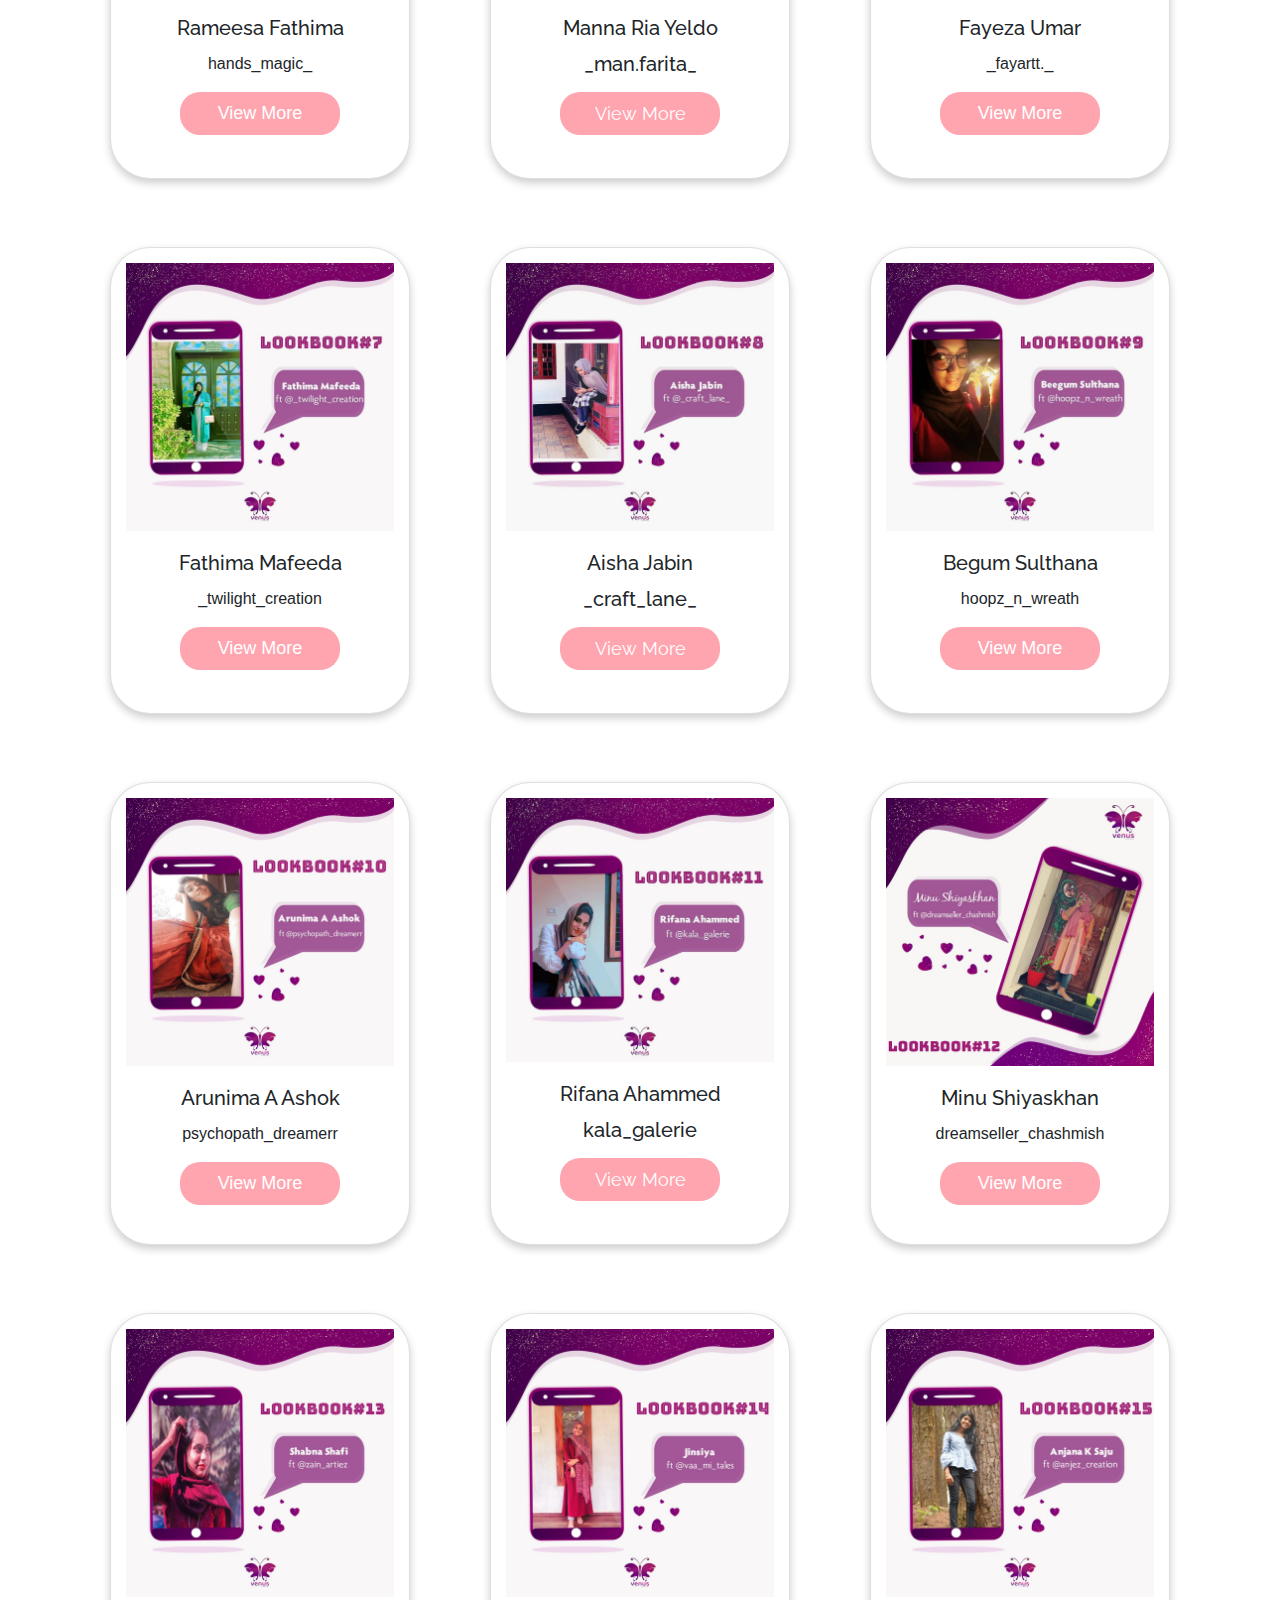
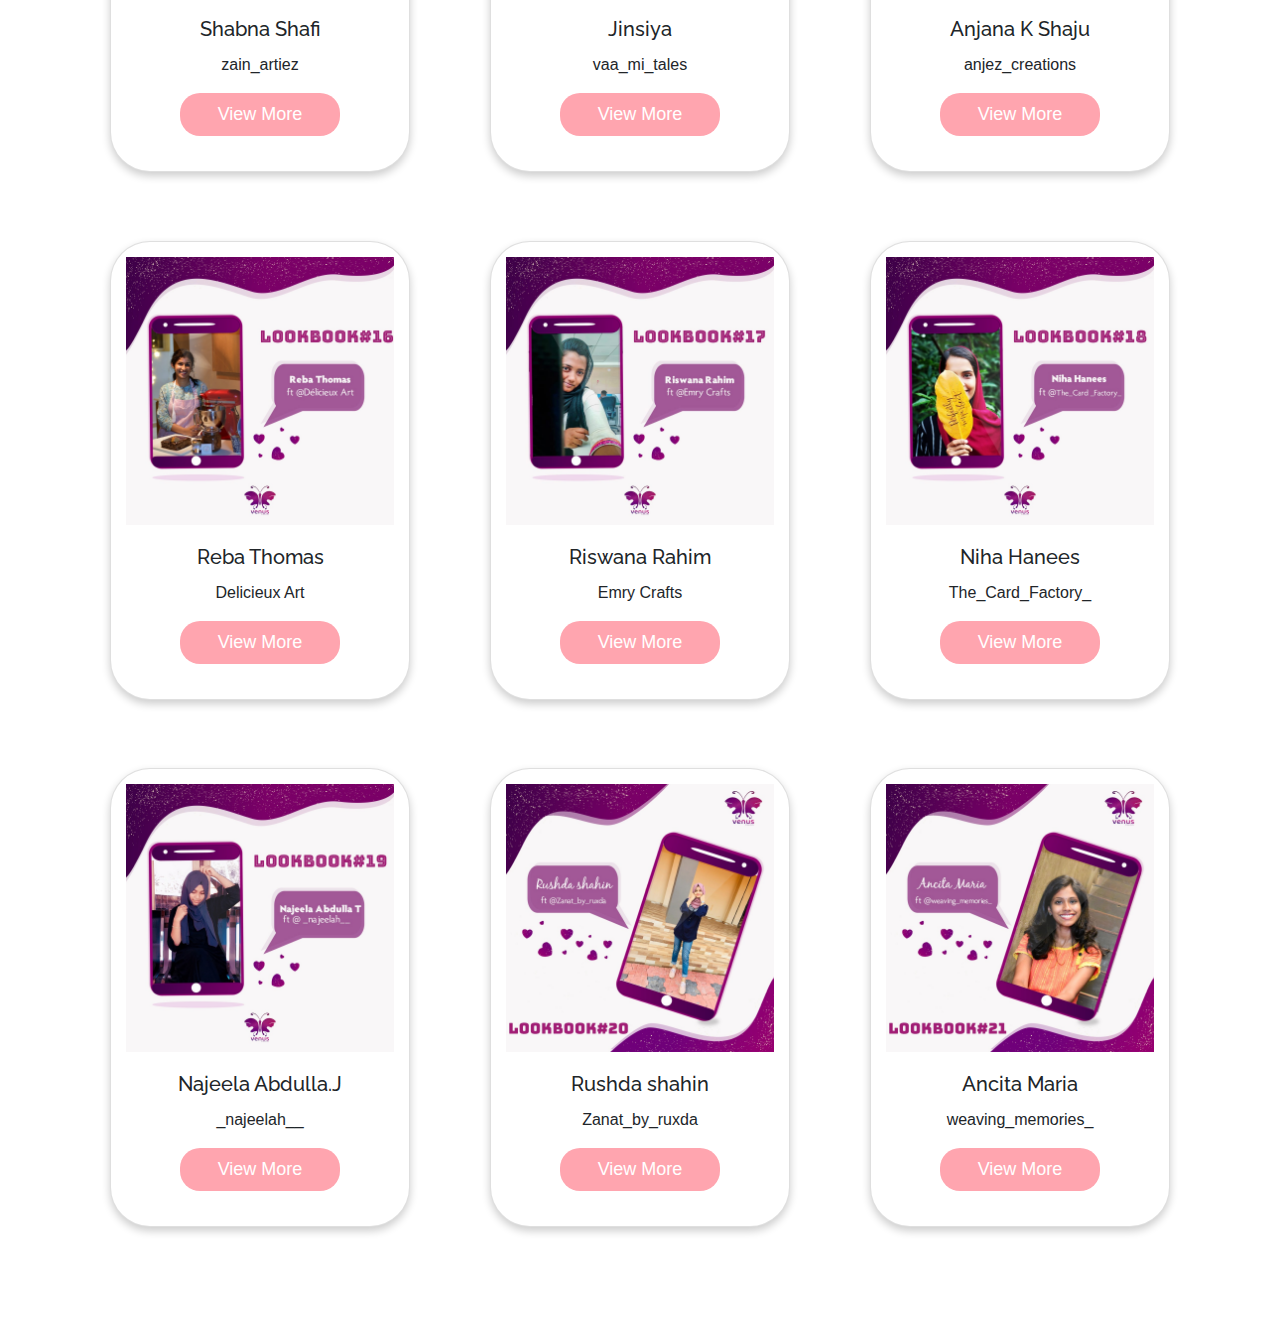
<file: lookbook.html>
<!DOCTYPE html>
<html lang="en">

<head>
    <meta charset="utf-8">
    <meta content="width=device-width, initial-scale=1.0" name="viewport">

    <title>Venus Campaign- Lookbook</title>
    <meta content="" name="descriptison">
    <meta content="" name="keywords">

    <!-- Favicons -->
    <link href="assets/img/favicon.png" rel="icon">
    <link href="assets/img/apple-touch-icon.png" rel="apple-touch-icon">

    <!-- Google Fonts -->
    <link href="https://fonts.googleapis.com/css?family=Open+Sans:300,300i,400,400i,600,600i,700,700i|Raleway:300,300i,400,400i,500,500i,600,600i,700,700i|Poppins:300,300i,400,400i,500,500i,600,600i,700,700i" rel="stylesheet">

    <!-- Vendor CSS Files -->
    <link href="assets/vendor/bootstrap/css/bootstrap.min.css" rel="stylesheet">
    <link href="assets/vendor/icofont/icofont.min.css" rel="stylesheet">
    <link href="assets/vendor/boxicons/css/boxicons.min.css" rel="stylesheet">
    <link href="assets/vendor/animate.css/animate.min.css" rel="stylesheet">
    <link href="assets/vendor/remixicon/remixicon.css" rel="stylesheet">
    <link href="assets/vendor/line-awesome/css/line-awesome.min.css" rel="stylesheet">
    <link href="assets/vendor/venobox/venobox.css" rel="stylesheet">
    <link href="assets/vendor/owl.carousel/assets/owl.carousel.min.css" rel="stylesheet">
    <link href="assets/vendor/aos/aos.css" rel="stylesheet">

    <!-- Template Main CSS File -->
    <link href="assets/css/style.css" rel="stylesheet">
    <link rel="stylesheet" href="css/bootstrap.css">
    <link rel="stylesheet" href="assets/css/speaks.css">

    <!-- =======================================================
  * Template Name: Selecao - v2.1.0
  * Template URL: https://bootstrapmade.com/selecao-bootstrap-template/
  * Author: BootstrapMade.com
  * License: https://bootstrapmade.com/license/
  ======================================================== -->


</head>

<style type="text/css">
    .btn-primary:hover {
        background-color: rgb(106, 26, 125);
    }
    
    a:hover {
        color: white;
    }
</style>

<body>
    <script src="https://code.jquery.com/jquery-3.5.1.slim.min.js" integrity="sha384-DfXdz2htPH0lsSSs5nCTpuj/zy4C+OGpamoFVy38MVBnE+IbbVYUew+OrCXaRkfj" crossorigin="anonymous"></script>
    <script src="https://cdn.jsdelivr.net/npm/popper.js@1.16.0/dist/umd/popper.min.js" integrity="sha384-Q6E9RHvbIyZFJoft+2mJbHaEWldlvI9IOYy5n3zV9zzTtmI3UksdQRVvoxMfooAo" crossorigin="anonymous"></script>
    <script src="https://stackpath.bootstrapcdn.com/bootstrap/4.5.0/js/bootstrap.min.js" integrity="sha384-OgVRvuATP1z7JjHLkuOU7Xw704+h835Lr+6QL9UvYjZE3Ipu6Tp75j7Bh/kR0JKI" crossorigin="anonymous"></script>

    <header id="header" class="fixed-top d-flex align-items-center  header-transparent ">
        <div class="container d-flex align-items-center">

            <div class="logo mr-auto">
                <h1 class="text-light"><a href="index.html">Venus</a></h1>
                <!-- Uncomment below if you prefer to use an image logo -->
                <!-- <a href="index.html"><img src="assets/img/logo.png" alt="" class="img-fluid"></a>-->
            </div>

            <nav class="nav-menu d-none d-lg-block">
                <ul>
                    <li><a href="index.html">Home</a></li>
                    <li><a href="index.html#about">About</a></li>
                    <li><a href="gallery.html">Gallery</a></li>
                    <li class="drop-down" class="active"><a href="">Activities</a>
                        <ul>
                            <li><a href="shespeaks.html">SheSpeaks</a></li>
                            <li><a href="learn.html">Learning Tip</a ></li>
                  <li><a href="shetales.html">SheTales</a></li>

                        </ul>
                    </li>
                    <li><a href="service.html">Services</a></li>


                    <li><a href="team.html">Team</a></li>
                    <li><a href="https://docs.google.com/forms/d/e/1FAIpQLSe7I-4cocg2MVVo1ielnKVMFyki4yJyU9mwkO8eIWU1wdyqhg/viewform">Join Us</a></li>

                    <li><a href="index.html#contact">Contact</a></li>

                </ul>
            </nav>
            <!-- .nav-menu -->

        </div>
    </header>
    <!-- End Header -->
    <section id="hero" class="d-flex flex-column justify-content-end align-items-center">
        <div id="heroCarousel" class="container carousel carousel-fade" data-ride="carousel">

            <!-- Slide 1 -->
            <div class="carousel-item active">
                <div class="carousel-container">
                    <h2 class="animated fadeInDown">Lookbook</h2>
                    <p class="animated fadeInUp">Lookbook is a product featuring service wherein we showcase different products made by entrepreneurs.</p>

                </div>
            </div>
        </div>
        <svg class="hero-waves" xmlns="http://www.w3.org/2000/svg" xmlns:xlink="http://www.w3.org/1999/xlink" viewBox="0 24 150 28 " preserveAspectRatio="none">
            <defs>
              <path id="wave-path" d="M-160 44c30 0 58-18 88-18s 58 18 88 18 58-18 88-18 58 18 88 18 v44h-352z">
            </defs>
            <g class="wave1">
              <use xlink:href="#wave-path" x="50" y="3" fill="rgba(255,255,255, .1)">
            </g>
            <g class="wave2">
              <use xlink:href="#wave-path" x="50" y="0" fill="rgba(255,255,255, .2)">
            </g>
            <g class="wave3">
              <use xlink:href="#wave-path" x="50" y="9" fill="#fff">
            </g>
          </svg>





    </section>
    <!-- End Hero -->
    <main id="main">
        <section>
            <div class="container">
                <div class="row mt-0">
                    <div class="card col-lg-4 col-md-6" style="width: 18rem;margin-top:3%;margin-bottom:3%">
                        <img src="images/lookbook/1.jpeg" alt="">

                        <div class="card-body">
                            <h5 class="card-title">Shijna Fahad</h5>
                            <p class="card-text">shijfad_creations</p>
                            <a href="https://www.instagram.com/p/CILlFwJH5BO/?utm_medium=copy_link" class="btn btn-primary">View More</a>
                        </div>
                    </div>
                    <div class="card col-lg-4 col-md-6" style="width: 18rem;margin-top:3%;margin-bottom:3%">
                        <img src="images/lookbook/2.jpeg" alt="">

                        <div class="card-body">
                            <h5 class="card-title">Nitha Shabeer</h5>
                            <p class="card-text">carineria_kochi</p>
                            <a href="https://www.instagram.com/p/CJRNsbQHDis/?utm_medium=copy_link" class="btn btn-primary">View More</a>
                        </div>
                    </div>

                    <div class="card col-lg-4 col-md-6 " style="width: 18rem;margin-top:3%;margin-bottom:3%">
                        <img src="images/lookbook/3.jpeg" alt="">


                        <div class="card-body">
                            <h5 class="card-title">Kavya Vishnu</h5>
                            <p class="card-text">leo_crafty</p>
                            <a href="https://www.instagram.com/p/CJjJOVMnEvY/?utm_medium=copy_link" class="btn btn-primary">View More</a>
                        </div>
                    </div>

                </div>

            </div>

            </div>

            </div>

            </div>
            <div class="container">
                <div class="row mt-0">
                    <div class="card col-lg-4 col-md-6" style="width: 18rem;margin-top:3%;margin-bottom:3%">
                        <img src="images/lookbook/4.jpeg" alt="">


                        <div class="card-body">
                           
                            <h5 class="card-title">Rameesa Fathima</h5>
                            <p class="card-text">hands_magic_</p>
                            <a href="https://www.instagram.com/p/CJ1IrPnnApB/?utm_medium=copy_link" class="btn btn-primary">View More</a>
                        </div>
                    </div>

                    <div class="card col-lg-4 col-md-6" style="width: 18rem;margin-top:3%;margin-bottom:3%">
                        <img src="images/lookbook/5.jpeg" alt="">


                        <div class="card-body">
                            

                            <h5 class="card-title">Manna Ria Yeldo
                                <h5>
                                    <p class="card-text">_man.farita_</p>
                                    <a href="https://www.instagram.com/p/CKHVT9nnPrD/?utm_medium=copy_link" class="btn btn-primary">View More</a>
                        </div>
                    </div>

                    <div class="card col-lg-4 col-md-6 " style="width: 18rem;margin-top:3%;margin-bottom:3%">
                        <img src="images/lookbook/6.jpeg" alt="">

                        <div class="card-body">
                            <h5 class="card-title">Fayeza Umar</h5>
                            <p class="card-text">_fayartt._</p>
                            <a href="https://www.instagram.com/p/CKZQjQWnyRp/?utm_medium=copy_link" class="btn btn-primary">View More</a>
                        </div>
                    </div>
                </div>
            </div>
            </div>
            </div>

            </div>
            <div class="container">
                <div class="row mt-0">
                    <div class="card col-lg-4 col-md-6" style="width: 18rem;margin-top:3%;margin-bottom:3%">
                        <img src="images/lookbook/7.jpeg" alt="">


                        <div class="card-body">
                            

                            <h5 class="card-title">Fathima Mafeeda</h5>
                            <p class="card-text">_twilight_creation</p>
                            <a href="https://www.instagram.com/p/CKrc0cLnX4D/?utm_medium=copy_link" class="btn btn-primary">View More</a>
                        </div>
                    </div>

                    <div class="card col-lg-4 col-md-6" style="width: 18rem;margin-top:3%;margin-bottom:3%">
                        <img src="images/lookbook/8.jpeg" alt="">

                       


                        <div class="card-body">
                            
                            <h5 class="card-title">Aisha Jabin
                                <h5>
                                    <p class="card-text">_craft_lane_</p>
                                    <a href="https://www.instagram.com/p/CK9XWMNHbwD/?utm_medium=copy_link" class="btn btn-primary">View More</a>
                        </div>
                    </div>

                    <div class="card col-lg-4 col-md-6 " style="width: 18rem;margin-top:3%;margin-bottom:3%">
                        <img src="images/lookbook/9.jpeg" alt="">



                        <div class="card-body">
                            

                            <h5 class="card-title">Begum Sulthana</h5>
                            <p class="card-text">hoopz_n_wreath</p>
                            <a href="https://www.instagram.com/p/CLPXCmLnne6/?utm_medium=copy_link" class="btn btn-primary">View More</a>
                        </div>
                    </div>
                </div>
            </div>
            </div>
            </div>

            </div>
            <div class="container">
                <div class="row mt-0">
                    <div class="card col-lg-4 col-md-6" style="width: 18rem;margin-top:3%;margin-bottom:3%">
                        <img src="images/lookbook/10.jpg" alt="">


                        <div class="card-body">
                            

                            <h5 class="card-title">Arunima A Ashok</h5>
                            <p class="card-text">psychopath_dreamerr</p>
                            <a href="https://www.instagram.com/p/CLhN78_nHJ7/?utm_medium=copy_link" class="btn btn-primary">View More</a>
                        </div>
                    </div>

                    <div class="card col-lg-4 col-md-6" style="width: 18rem;margin-top:3%;margin-bottom:3%">
                        <img src="images/lookbook/11.jpeg" alt="">

                        <div class="card-body">
                            <h5 class="card-title">Rifana Ahammed
                                <h5>
                                    <p class="card-text">kala_galerie</p>
                                    <a href="https://www.instagram.com/p/CLzWCcrnmOJ/?utm_medium=copy_link" class="btn btn-primary">View More</a>
                        </div>
                    </div>

                    <div class="card col-lg-4 col-md-6 " style="width: 18rem;margin-top:3%;margin-bottom:3%">
                        <img src="images/lookbook/12.jpeg" alt="">

                        <div class="card-body">
                           
                            <h5 class="card-title">Minu Shiyaskhan</h5>
                            <p class="card-text">dreamseller_chashmish</p>
                            <a href="https://www.instagram.com/p/CMXODBVhMzr/?utm_medium=copy_link" class="btn btn-primary">View More</a>
                        </div>
                    </div>
                </div>
            </div>
            </div>
            </div>

            </div>
            <div class="container">
                <div class="row mt-0">
                    <div class="card col-lg-4 col-md-6" style="width: 18rem;margin-top:3%;margin-bottom:3%">
                        <img src="images/lookbook/13.jpeg" alt="">

                        <div class="card-body">
                          
                            <h5 class="card-title">Shabna Shafi</h5>
                            <p class="card-text">zain_artiez</p>
                            <a href="https://www.instagram.com/p/CMxGo78JSAk/?utm_medium=copy_link" class="btn btn-primary">View More</a>
                        </div>
                    </div>

                    <div class="card col-lg-4 col-md-6" style="width: 18rem;margin-top:3%;margin-bottom:3%">
                        <img src="images/lookbook/14.jpeg" alt="">

                        <div class="card-body">
                            
                            <h5 class="card-title">Jinsiya
                            </h5>
                            <p class="card-text">vaa_mi_tales</p>
                            <a href="https://www.instagram.com/p/CM9u63tJmz8/?utm_medium=copy_link" class="btn btn-primary">View More</a>
                        </div>
                    </div>

                    <div class="card col-lg-4 col-md-6 " style="width: 18rem;margin-top:3%;margin-bottom:3%">
                        <img src="images/lookbook/15.jpeg" alt="">

                        <div class="card-body">
                           
                            <h5 class="card-title">Anjana K Shaju</h5>
                            <p class="card-text">anjez_creations</p>
                            <a href="https://www.instagram.com/p/CNR4iUKpjkr/?utm_medium=copy_link" class="btn btn-primary">View More</a>
                        </div>
                    </div>
                </div>
            </div>
            </div>
            </div>

            </div>
            <div class="container">
                <div class="row mt-0">
                    <div class="card col-lg-4 col-md-6" style="width: 18rem;margin-top:3%;margin-bottom:3%">
                        <img src="images/lookbook/16.jpeg" alt="">

                        <div class="card-body">
                          
                            <h5 class="card-title">Reba Thomas</h5>
                            <p class="card-text">Delicieux Art</p>
                            <a href="https://www.instagram.com/p/CNhzQevp_9H/?utm_medium=copy_link" class="btn btn-primary">View More</a>
                        </div>
                    </div>

                    <div class="card col-lg-4 col-md-6" style="width: 18rem;margin-top:3%;margin-bottom:3%">
                        <img src="images/lookbook/17.jpeg" alt="">

                        <div class="card-body">
                            
                            <h5 class="card-title">Riswana Rahim
                            </h5>
                            <p class="card-text">Emry Crafts</p>
                            <a href="https://www.instagram.com/p/CNzymF0JYM9/?utm_medium=copy_link" class="btn btn-primary">View More</a>
                        </div>
                    </div>

                    <div class="card col-lg-4 col-md-6 " style="width: 18rem;margin-top:3%;margin-bottom:3%">
                        <img src="images/lookbook/18.jpeg" alt="">

                        <div class="card-body">
                           
                            <h5 class="card-title">Niha Hanees</h5>
                            <p class="card-text">The_Card_Factory_</p>
                            <a href="https://www.instagram.com/p/COF8ffipHAO/?utm_medium=copy_link" class="btn btn-primary">View More</a>
                        </div>
                    </div>
                </div>
            </div>
            </div>
            </div>

            </div>
            <div class="container">
                <div class="row mt-0">
                    <div class="card col-lg-4 col-md-6" style="width: 18rem;margin-top:3%;margin-bottom:3%">
                        <img src="images/lookbook/19.jpeg" alt="">

                        <div class="card-body">
                            
                            <h5 class="card-title">Najeela Abdulla.J</h5>
                            <p class="card-text">_najeelah__</p>
                            <a href="https://www.instagram.com/p/COp_8ZOp-hw/?utm_medium=copy_link" class="btn btn-primary">View More</a>
                        </div>
                    </div>

                    <div class="card col-lg-4 col-md-6" style="width: 18rem;margin-top:3%;margin-bottom:3%">
                        <img src="images/lookbook/20.jpeg" alt="">

                        <div class="card-body">
                            <h5 class="card-title">Rushda shahin
                            </h5>
                            <p class="card-text">Zanat_by_ruxda</p>
                            <a href="https://www.instagram.com/p/CO8RRIZJUbg/?utm_medium=copy_link" class="btn btn-primary">View More</a>
                        </div>
                    </div>

                    <div class="card col-lg-4 col-md-6 " style="width: 18rem;margin-top:3%;margin-bottom:3%">
                        <img src="images/lookbook/21.jpeg" alt="">

                        <div class="card-body">
                            <h5 class="card-title">Ancita Maria</h5>
                            <p class="card-text">weaving_memories_</p>
                            <a href="https://www.instagram.com/p/CPQtorRJKdd/?utm_medium=copy_link" class="btn btn-primary">View More</a>
                        </div>
                    </div>
                </div>
            </div>
            </div>
            </div>
            </div>


            </div>
            </div>
            </div>
            </div>

            </div>

            </div>

            </div>

            </div>


        </section>
    </main>
    <!-- End #main -->



    <a href="#" class="back-to-top"><i class="ri-arrow-up-line"></i></a>

    <!-- Vendor JS Files -->
    <script src="assets/vendor/jquery/jquery.min.js"></script>
    <script src="assets/vendor/bootstrap/js/bootstrap.bundle.min.js"></script>
    <script src="assets/vendor/jquery.easing/jquery.easing.min.js"></script>
    <script src="assets/vendor/php-email-form/validate.js"></script>
    <script src="assets/vendor/isotope-layout/isotope.pkgd.min.js"></script>
    <script src="assets/vendor/venobox/venobox.min.js"></script>
    <script src="assets/vendor/owl.carousel/owl.carousel.min.js"></script>
    <script src="assets/vendor/aos/aos.js"></script>

    <!-- Template Main JS File -->
    <script src="assets/js/main.js"></script>





</body>

</html>
</file>
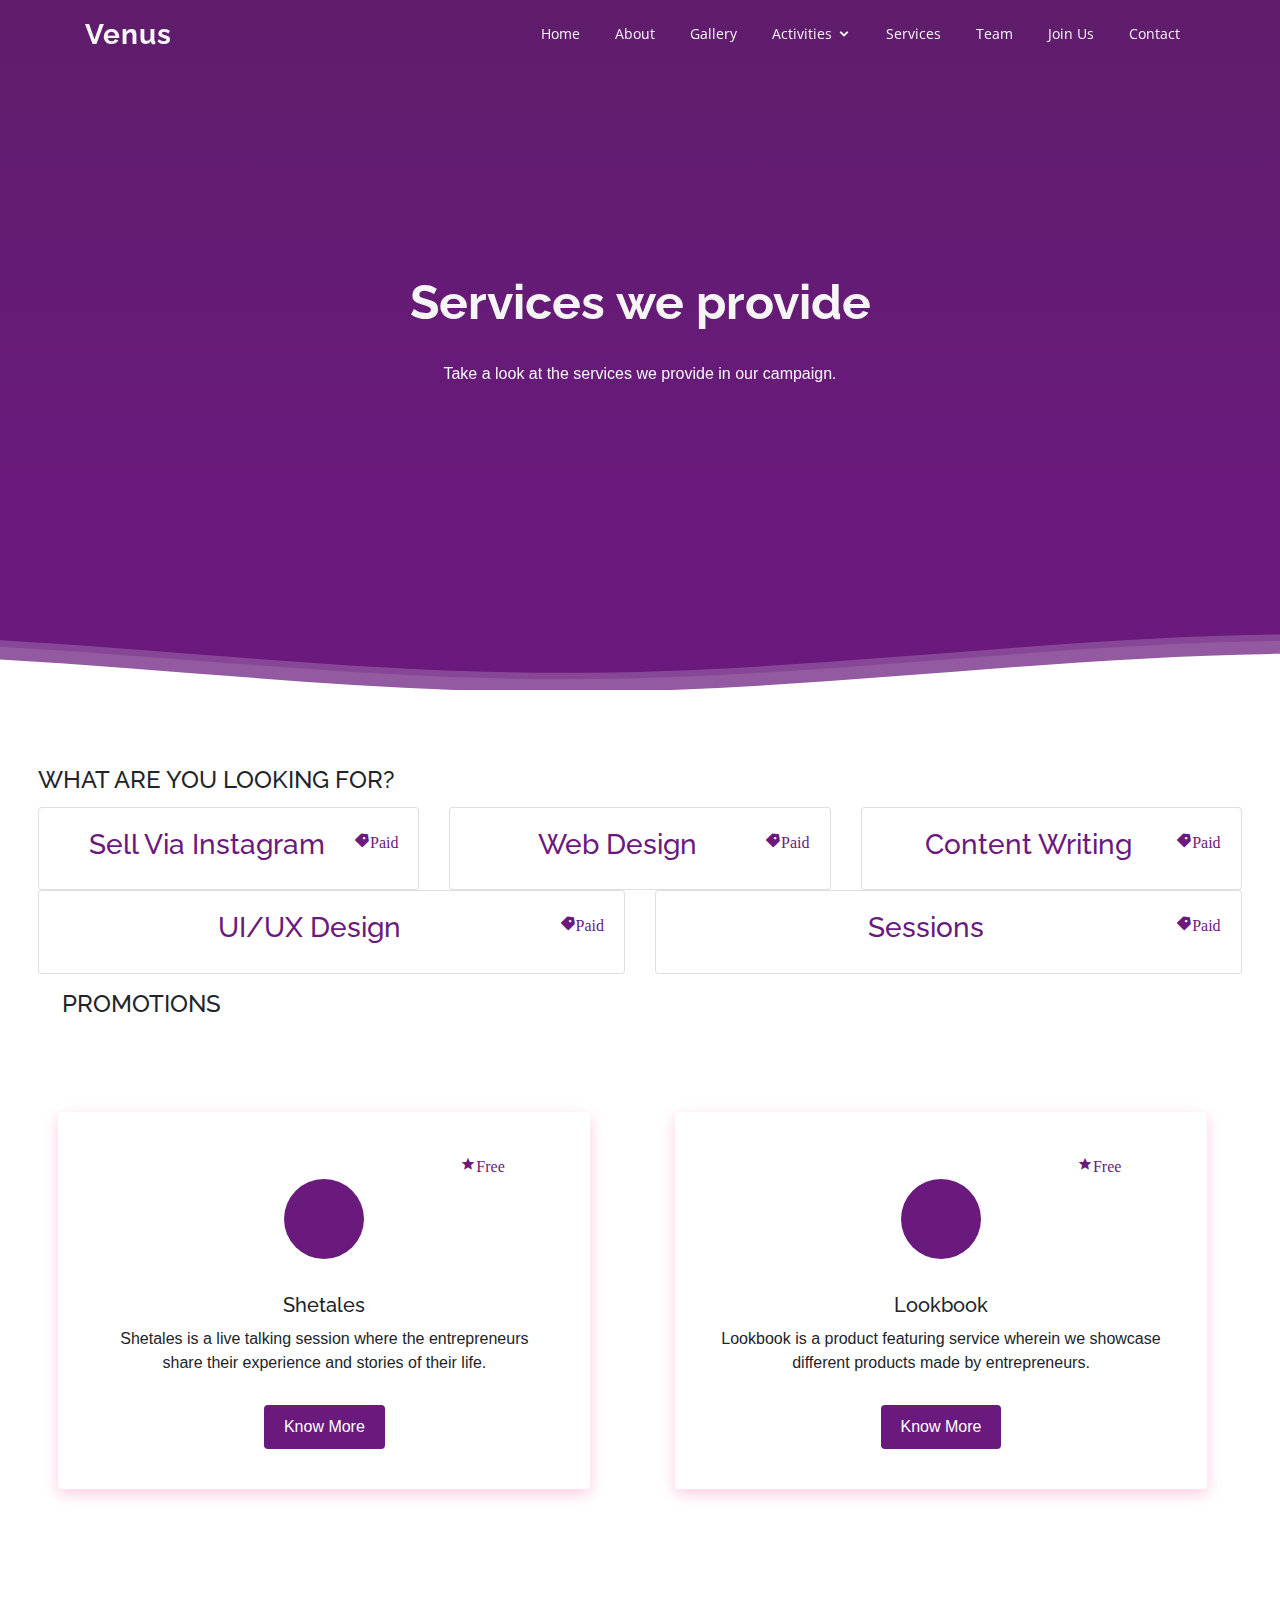
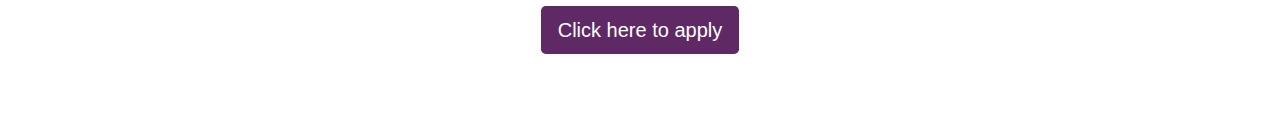
<file: service.html>
<!DOCTYPE html>
<html lang="en">

<head>
  <meta charset="utf-8">
  <meta content="width=device-width, initial-scale=1.0" name="viewport">

  <title>Venus Campaign- Services</title>
  <meta content="" name="descriptison">
  <meta content="" name="keywords">

  <!-- Favicons -->
  <link href="assets/img/favicon.png" rel="icon">
  <link href="assets/img/apple-touch-icon.png" rel="apple-touch-icon">
  <link rel="stylesheet" href="service.css">

  <!-- Google Fonts -->
  <link href="https://fonts.googleapis.com/css?family=Open+Sans:300,300i,400,400i,600,600i,700,700i|Raleway:300,300i,400,400i,500,500i,600,600i,700,700i|Poppins:300,300i,400,400i,500,500i,600,600i,700,700i" rel="stylesheet">

  <!-- Vendor CSS Files -->
  <link href="assets/vendor/bootstrap/css/bootstrap.min.css" rel="stylesheet">
  <link href="assets/vendor/icofont/icofont.min.css" rel="stylesheet">
  <link href="assets/vendor/boxicons/css/boxicons.min.css" rel="stylesheet">
  <link href="assets/vendor/animate.css/animate.min.css" rel="stylesheet">
  <link href="assets/vendor/remixicon/remixicon.css" rel="stylesheet">
  <link href="assets/vendor/line-awesome/css/line-awesome.min.css" rel="stylesheet">
  <link href="assets/vendor/venobox/venobox.css" rel="stylesheet">
  <link href="assets/vendor/owl.carousel/assets/owl.carousel.min.css" rel="stylesheet">
  <link href="assets/vendor/aos/aos.css" rel="stylesheet">

  <!-- Template Main CSS File -->
  <link href="assets/css/style.css" rel="stylesheet">
 <link rel="stylesheet" href="css/bootstrap.css">


  <!-- =======================================================
  * Template Name: Selecao - v2.1.0
  * Template URL: https://bootstrapmade.com/selecao-bootstrap-template/
  * Author: BootstrapMade.com
  * License: https://bootstrapmade.com/license/
  ======================================================== -->
</head>

<body>

  <script src="https://code.jquery.com/jquery-3.5.1.slim.min.js" integrity="sha384-DfXdz2htPH0lsSSs5nCTpuj/zy4C+OGpamoFVy38MVBnE+IbbVYUew+OrCXaRkfj" crossorigin="anonymous"></script>
    <script src="https://cdn.jsdelivr.net/npm/popper.js@1.16.0/dist/umd/popper.min.js" integrity="sha384-Q6E9RHvbIyZFJoft+2mJbHaEWldlvI9IOYy5n3zV9zzTtmI3UksdQRVvoxMfooAo" crossorigin="anonymous"></script>
    <script src="https://stackpath.bootstrapcdn.com/bootstrap/4.5.0/js/bootstrap.min.js" integrity="sha384-OgVRvuATP1z7JjHLkuOU7Xw704+h835Lr+6QL9UvYjZE3Ipu6Tp75j7Bh/kR0JKI" crossorigin="anonymous"></script>

      <header id="header" class="fixed-top d-flex align-items-center  header-transparent ">
          <div class="container d-flex align-items-center">

            <div class="logo mr-auto">
              <h1 class="text-light"><a href="index.html">Venus</a></h1>
              <!-- Uncomment below if you prefer to use an image logo -->
              <!-- <a href="index.html"><img src="assets/img/logo.png" alt="" class="img-fluid"></a>-->
            </div>

            <nav class="nav-menu d-none d-lg-block">
              <ul>
                <li ><a href="index.html">Home</a></li>
                <li><a href="index.html">About</a></li>
                <li><a href="index.html">Gallery</a></li>
                <li class="drop-down" ><a href="">Activities</a>
                  <ul>
                    <li><a href="shespeaks.html">SheSpeaks</a></li>
                    <li><a href="learn.html">Learning Tip</a></li>
                    <li><a href="shetales.html">SheTales</a></li>


                  </ul>
                </li>
                <li><a href="service.html" class="active">Services</a></li>


                <li><a href="team.html">Team</a></li>
                <li><a href="https://docs.google.com/forms/d/e/1FAIpQLSe7I-4cocg2MVVo1ielnKVMFyki4yJyU9mwkO8eIWU1wdyqhg/viewform">Join Us</a></li>

                <li><a href="index.html">Contact</a></li>

              </ul>
            </nav><!-- .nav-menu -->

          </div>
        </header><!-- End Header -->
        <section id="hero" class="d-flex flex-column justify-content-end align-items-center">
          <div id="heroCarousel" class="container carousel carousel-fade" data-ride="carousel">

            <!-- Slide 1 -->
            <div class="carousel-item active">
              <div class="carousel-container">
                <h2 class="animated fadeInDown">Services we provide</h2>
                <p class="animated fadeInUp">Take a look at the services we provide in our campaign.</p>

              </div>
            </div>
            </div>
            <svg class="hero-waves" xmlns="http://www.w3.org/2000/svg" xmlns:xlink="http://www.w3.org/1999/xlink" viewBox="0 24 150 28 " preserveAspectRatio="none">
              <defs>
                <path id="wave-path" d="M-160 44c30 0 58-18 88-18s 58 18 88 18 58-18 88-18 58 18 88 18 v44h-352z">
              </defs>
              <g class="wave1">
                <use xlink:href="#wave-path" x="50" y="3" fill="rgba(255,255,255, .1)">
              </g>
              <g class="wave2">
                <use xlink:href="#wave-path" x="50" y="0" fill="rgba(255,255,255, .2)">
              </g>
              <g class="wave3">
                <use xlink:href="#wave-path" x="50" y="9" fill="#fff">
              </g>
            </svg>




        </section><!-- End Hero -->
        <main id="main">

            <link rel="stylesheet" type="text/css" href="https://stackpath.bootstrapcdn.com/bootstrap/4.4.1/css/bootstrap.min.css">
    <link rel="stylesheet" type="text/css" href="https://pixinvent.com/stack-responsive-bootstrap-4-admin-template/app-assets/css/bootstrap-extended.min.css">
  <link rel="stylesheet" type="text/css" href="https://pixinvent.com/stack-responsive-bootstrap-4-admin-template/app-assets/fonts/simple-line-icons/style.min.css">
  <link rel="stylesheet" type="text/css" href="https://pixinvent.com/stack-responsive-bootstrap-4-admin-template/app-assets/css/colors.min.css">
  <link rel="stylesheet" type="text/css" href="https://pixinvent.com/stack-responsive-bootstrap-4-admin-template/app-assets/css/bootstrap.min.css">
  <link href="https://fonts.googleapis.com/css?family=Montserrat&display=swap" rel="stylesheet">



<div class="grey-bg container-fluid" style="padding-left:3%;padding-right:3%">
  <section id="minimal-statistics" style="padding-bottom:0">
    <div class="row">
      <div class="col-12 mt-3 mb-1">
        <h4 class="text-uppercase">What are you looking for?</h4>

      </div>
    </div>

    <div class="row">
      <div class="col-xl-4 col-sm-6 col-12">
        <div class="card">
          <div class="card-content">
            <div class="card-body">
              <div class="media d-flex">

                <div class="media-body text-center">
                  <a href="https://instagram.com/venus_campaign"><h3 style="color:rgb(106, 26, 125)">Sell Via Instagram</h3></a>

                </div><i class="ri-price-tag-3-fill" style="color:rgb(106, 26, 125);">Paid</i>
              </div>
            </div>
          </div>
        </div>
      </div>
      <style type="text/css">

        a:hover{
          color: white;
        }
      </style>
      <div class="col-xl-4 col-sm-6 col-12">
        <div class="card">
          <div class="card-content">
            <div class="card-body">
              <div class="media d-flex">
                <div class="align-self-center">

                </div>
                <div class="media-body text-center">
                  <h3 style="color:rgb(106, 26, 125)">Web Design</h3>

                </div><i class="ri-price-tag-3-fill" style="color:rgb(106, 26, 125)">Paid</i>
              </div>
            </div>
          </div>
        </div>
      </div>
      <div class="col-xl-4 col-sm-12 col-12">
        <div class="card">
          <div class="card-content">
            <div class="card-body">
              <div class="media d-flex">
                <div class="align-self-center">

                </div>
                <div class="media-body text-center">
                  <h3 style="color:rgb(106, 26, 125)">Content Writing</h3>

                </div><i class="ri-price-tag-3-fill" style="color:rgb(106, 26, 125)">Paid</i>
              </div>
            </div>
          </div>
        </div>
      </div>

    </div>

    <div class="row">
      <div class="col-xl-6 col-sm-6 col-12">
        <div class="card">
          <div class="card-content">
            <div class="card-body">
              <div class="media d-flex">
                <div class="media-body text-center">
                  <h3 style="color:rgb(106, 26, 125)">UI/UX Design</h3>

                </div><i class="ri-price-tag-3-fill" style="color:rgb(106, 26, 125)">Paid</i>
              </div>
            </div>
          </div>
        </div>
      </div>
      <div class="col-xl-6 col-sm-6 col-12">
        <div class="card">
          <div class="card-content">
            <div class="card-body">
              <div class="media d-flex">
                <div class="media-body text-center">
                  <h3 style="color:rgb(106, 26, 125)">Sessions</h3>

                </div>
                <div class="align-self-center">

                </div><i class="ri-price-tag-3-fill" style="color:rgb(106, 26, 125)">Paid</i>
              </div>
            </div>
          </div>
        </div>
      </div>


    </div>


  </section>
<!-- second part-->
  <section id="stats-subtitle" style="padding-top:0">
  <div class="row" style="padding:2%;padding-top:0">
    <div class="col-12 mt-3 mb-1">
      <h4 class="text-uppercase">Promotions</h4>

    </div>
  </div>
<!--after heading-->
<div class="row">

  <div class="service-container col-lg-6 col-md-6 col-sm-12">
    <div class="service-box ">
    <i class="ri-star-s-fill" style="margin-left:70%;color:rgb(106, 26, 125)">Free</i>
      <div class="service-icon">
        <div class="align-self-center">
          <i class="icon-pencil font-large-2" ></i>
        </div>
      </div><br>
      <div class="service-content">
        <h3>Shetales</h3>
        <p>Shetales is a live talking session where the entrepreneurs share their experience and stories of their life.</p>
        <a href="shetales.html">Know More</a>
      </div>

    </div>
  </div>

  <div class="service-container col-lg-6 col-md-6 col-sm-12">
    <div class="service-box">
      <i class="ri-star-s-fill" style="margin-left:70%;color:rgb(106, 26, 125)">Free</i>
      <div class="service-icon">
        <div class="align-self-center">
          <i class="icon-wallet font-large-2"></i>
        </div>
      </div><br>
      <div class="service-content">
        <h3>Lookbook</h3>
        <p>Lookbook is a product featuring service wherein we showcase different products made by entrepreneurs.</p>
        <a href="lookbook.html">Know More</a>
      </div>

    </div>
  </div>
</div>
</section>
</div>
  <div class="center" style="padding-bottom:5%">
    <a href="https://docs.google.com/forms/d/e/1FAIpQLSe7I-4cocg2MVVo1ielnKVMFyki4yJyU9mwkO8eIWU1wdyqhg/viewform" class="btn btn-lg" style="background:#5F2965;color:white;">Click here to apply</a>
  </div>



      </main><!-- End #main -->



      <a href="#" class="back-to-top"><i class="ri-arrow-up-line"></i></a>

      <!-- Vendor JS Files -->
      <script src="assets/vendor/jquery/jquery.min.js"></script>
      <script src="assets/vendor/bootstrap/js/bootstrap.bundle.min.js"></script>
      <script src="assets/vendor/jquery.easing/jquery.easing.min.js"></script>
      <script src="assets/vendor/php-email-form/validate.js"></script>
      <script src="assets/vendor/isotope-layout/isotope.pkgd.min.js"></script>
      <script src="assets/vendor/venobox/venobox.min.js"></script>
      <script src="assets/vendor/owl.carousel/owl.carousel.min.js"></script>
      <script src="assets/vendor/aos/aos.js"></script>

      <!-- Template Main JS File -->
      <script src="assets/js/main.js"></script>


</body>

</html>
</file>
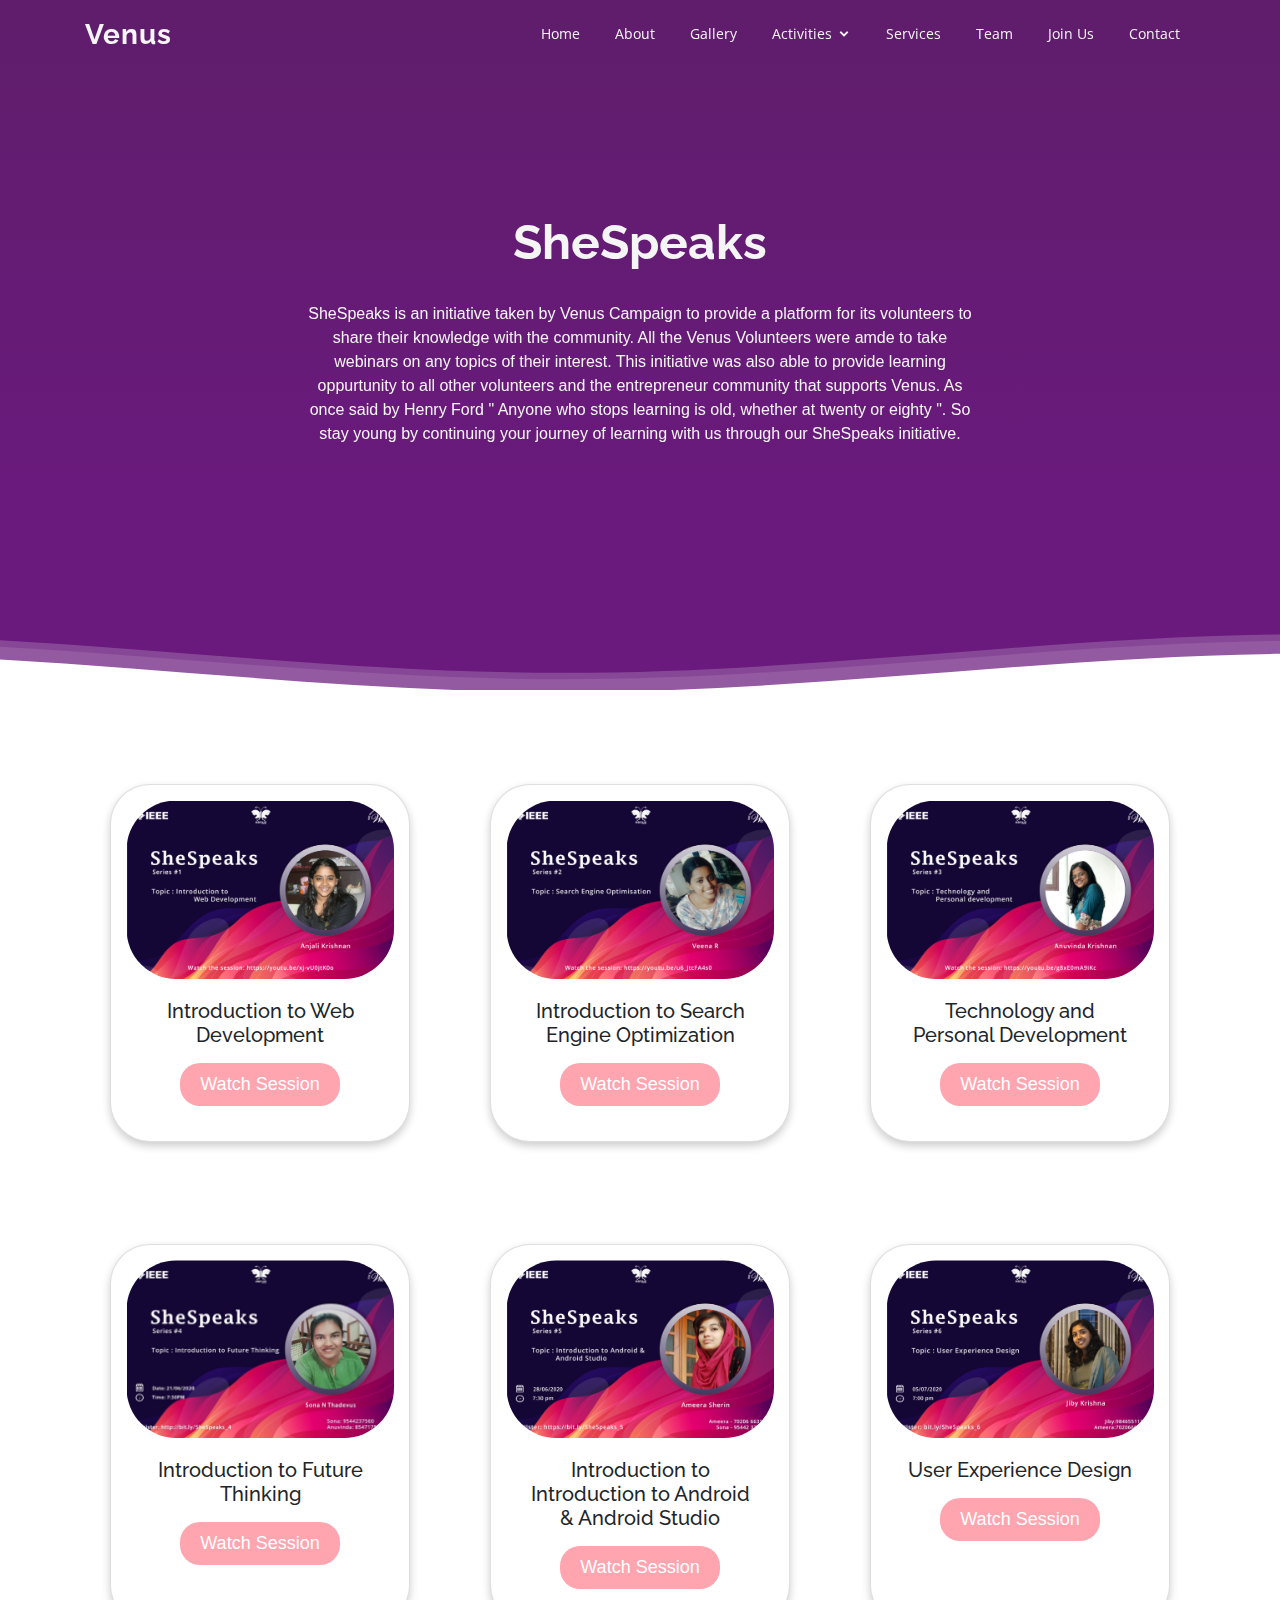
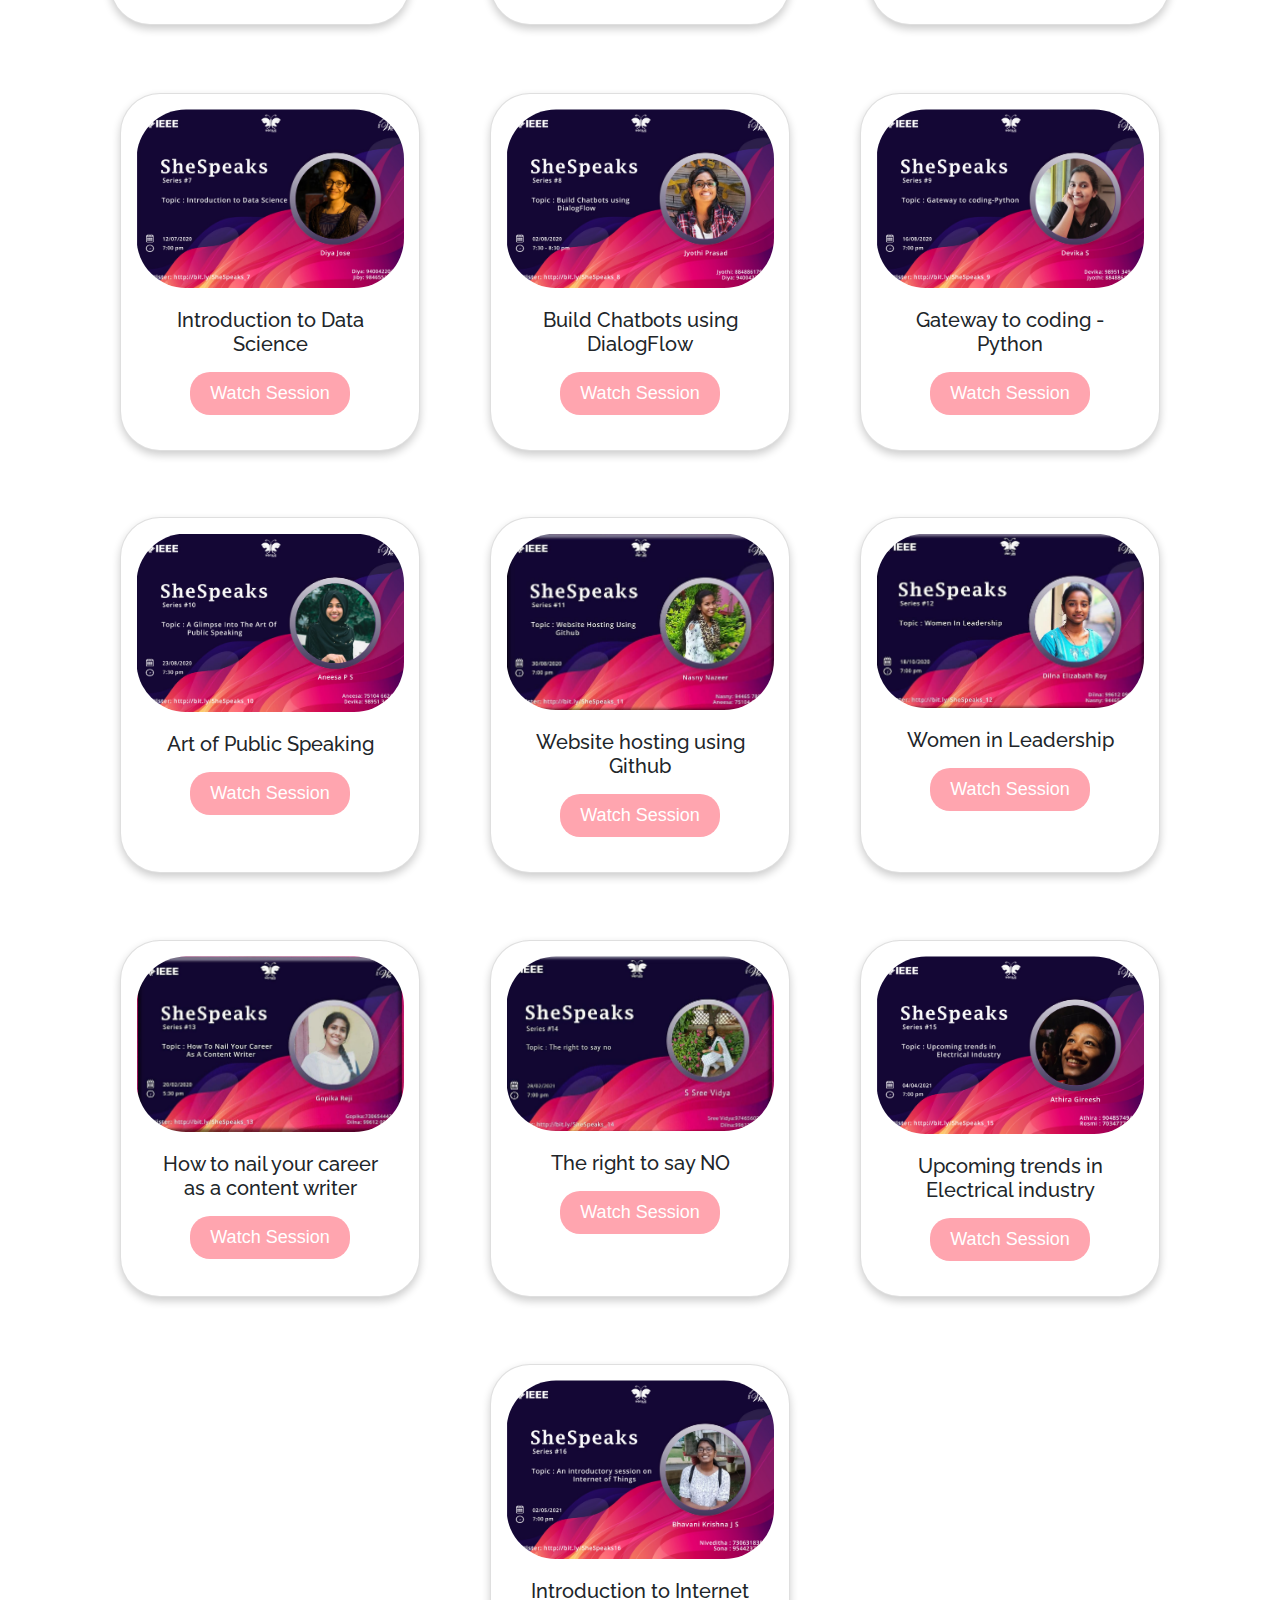
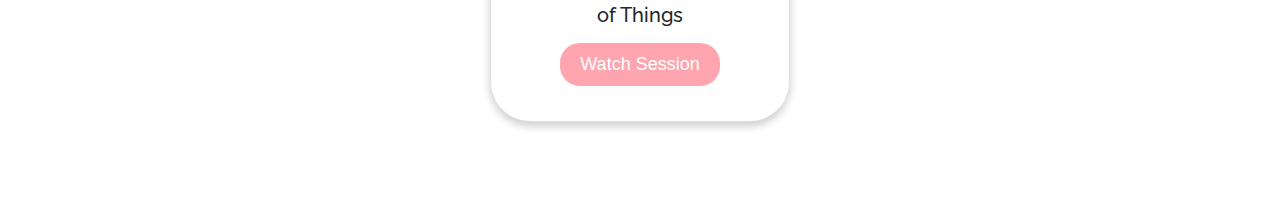
<file: shespeaks.html>
<!DOCTYPE html>
<html lang="en">

<head>
    <meta charset="utf-8">
    <meta content="width=device-width, initial-scale=1.0" name="viewport">

    <title>Venus Campaign- SheSpeaks</title>
    <meta content="" name="descriptison">
    <meta content="" name="keywords">

    <!-- Favicons -->
    <link href="assets/img/favicon.png" rel="icon">
    <link href="assets/img/apple-touch-icon.png" rel="apple-touch-icon">

    <!-- Google Fonts -->
    <link href="https://fonts.googleapis.com/css?family=Open+Sans:300,300i,400,400i,600,600i,700,700i|Raleway:300,300i,400,400i,500,500i,600,600i,700,700i|Poppins:300,300i,400,400i,500,500i,600,600i,700,700i" rel="stylesheet">

    <!-- Vendor CSS Files -->
    <link href="assets/vendor/bootstrap/css/bootstrap.min.css" rel="stylesheet">
    <link href="assets/vendor/icofont/icofont.min.css" rel="stylesheet">
    <link href="assets/vendor/boxicons/css/boxicons.min.css" rel="stylesheet">
    <link href="assets/vendor/animate.css/animate.min.css" rel="stylesheet">
    <link href="assets/vendor/remixicon/remixicon.css" rel="stylesheet">
    <link href="assets/vendor/line-awesome/css/line-awesome.min.css" rel="stylesheet">
    <link href="assets/vendor/venobox/venobox.css" rel="stylesheet">
    <link href="assets/vendor/owl.carousel/assets/owl.carousel.min.css" rel="stylesheet">
    <link href="assets/vendor/aos/aos.css" rel="stylesheet">

    <!-- Template Main CSS File -->
    <link href="assets/css/style.css" rel="stylesheet">
    <link rel="stylesheet" href="css/bootstrap.css">
    <link rel="stylesheet" href="assets/css/speaks.css">

    <!-- =======================================================
  * Template Name: Selecao - v2.1.0
  * Template URL: https://bootstrapmade.com/selecao-bootstrap-template/
  * Author: BootstrapMade.com
  * License: https://bootstrapmade.com/license/
  ======================================================== -->


</head>

<style type="text/css">
    .btn-primary:hover {
        background-color: rgb(106, 26, 125);
    }
    
    a:hover {
        color: white;
    }
</style>

<body>
    <script src="https://code.jquery.com/jquery-3.5.1.slim.min.js" integrity="sha384-DfXdz2htPH0lsSSs5nCTpuj/zy4C+OGpamoFVy38MVBnE+IbbVYUew+OrCXaRkfj" crossorigin="anonymous"></script>
    <script src="https://cdn.jsdelivr.net/npm/popper.js@1.16.0/dist/umd/popper.min.js" integrity="sha384-Q6E9RHvbIyZFJoft+2mJbHaEWldlvI9IOYy5n3zV9zzTtmI3UksdQRVvoxMfooAo" crossorigin="anonymous"></script>
    <script src="https://stackpath.bootstrapcdn.com/bootstrap/4.5.0/js/bootstrap.min.js" integrity="sha384-OgVRvuATP1z7JjHLkuOU7Xw704+h835Lr+6QL9UvYjZE3Ipu6Tp75j7Bh/kR0JKI" crossorigin="anonymous"></script>

    <header id="header" class="fixed-top d-flex align-items-center  header-transparent ">
        <div class="container d-flex align-items-center">

            <div class="logo mr-auto">
                <h1 class="text-light"><a href="index.html">Venus</a></h1>
                <!-- Uncomment below if you prefer to use an image logo -->
                <!-- <a href="index.html"><img src="assets/img/logo.png" alt="" class="img-fluid"></a>-->
            </div>

            <nav class="nav-menu d-none d-lg-block">
                <ul>
                    <li><a href="index.html">Home</a></li>
                    <li><a href="index.html#about">About</a></li>
                    <li><a href="index.html#cta">Gallery</a></li>
                    <li class="drop-down" class="active"><a href="">Activities</a>
                        <ul>
                            <li><a href="shespeaks.html">SheSpeaks</a></li>
                            <li><a href="learn.html">Learning Tip</a></li>
                            <li><a href="shetales.html">SheTales</a></li>




                        </ul>
                    </li>
                    <li><a href="service.html">Services</a></li>


                    <li><a href="team.html">Team</a></li>
                    <li><a href="https://docs.google.com/forms/d/e/1FAIpQLSe7I-4cocg2MVVo1ielnKVMFyki4yJyU9mwkO8eIWU1wdyqhg/viewform">Join Us</a></li>

                    <li><a href="index.html#contact">Contact</a></li>

                </ul>
            </nav>
            <!-- .nav-menu -->

        </div>
    </header>
    <!-- End Header -->
    <section id="hero" class="d-flex flex-column justify-content-end align-items-center">
        <div id="heroCarousel" class="container carousel carousel-fade" data-ride="carousel">

            <!-- Slide 1 -->
            <div class="carousel-item active">
                <div class="carousel-container">
                    <h2 class="animated fadeInDown">SheSpeaks</h2>
                    <p class="animated fadeInUp">SheSpeaks is an initiative taken by Venus Campaign to provide a platform for its volunteers to share their knowledge with the community. All the Venus Volunteers were amde to take webinars on any topics of their interest. This initiative
                        was also able to provide learning oppurtunity to all other volunteers and the entrepreneur community that supports Venus. As once said by Henry Ford " Anyone who stops learning is old, whether at twenty or eighty ". So stay young
                        by continuing your journey of learning with us through our SheSpeaks initiative.</p>

                </div>
            </div>
        </div>
        <svg class="hero-waves" xmlns="http://www.w3.org/2000/svg" xmlns:xlink="http://www.w3.org/1999/xlink" viewBox="0 24 150 28 " preserveAspectRatio="none">
            <defs>
              <path id="wave-path" d="M-160 44c30 0 58-18 88-18s 58 18 88 18 58-18 88-18 58 18 88 18 v44h-352z">
            </defs>
            <g class="wave1">
              <use xlink:href="#wave-path" x="50" y="3" fill="rgba(255,255,255, .1)">
            </g>
            <g class="wave2">
              <use xlink:href="#wave-path" x="50" y="0" fill="rgba(255,255,255, .2)">
            </g>
            <g class="wave3">
              <use xlink:href="#wave-path" x="50" y="9" fill="#fff">
            </g>
          </svg>




    </section>
    <!-- End Hero -->
    <main id="main">
        <section>
            <div class="container">
                <div class="row mt-0" style="margin-top:3%;margin-bottom:3%">
                    <div class="card col-lg-4 col-md-6" style="width: 18rem;margin-top:3%;margin-bottom:3%">
                        <img src="images/shespeaks/1.jpeg" class="card-img-top" alt="...">
                        <div class="card-body">
                            <h5 class="card-title">Introduction to Web Development</h5>
                            <p class="card-text"></p>
                            <a href="https://youtu.be/xj-vU0jtK0o" class="btn btn-primary">Watch Session</a>
                        </div>
                    </div>
                    <div class="card col-lg-4 col-md-6" style="width: 18rem;margin-top:3%;margin-bottom:3%">
                        <img src="images/shespeaks/2.jpeg" class="card-img-top" alt="...">
                        <div class="card-body">
                            <h5 class="card-title">Introduction to Search Engine Optimization</h5>
                            <p class="card-text"></p>
                            <a href="https://youtu.be/u6_JtcFA4s0" class="btn btn-primary">Watch Session</a>
                        </div>
                    </div>

                    <div class="card col-lg-4 col-md-6 " style="width: 18rem;margin-top:3%;margin-bottom:3%">
                        <img src="images/shespeaks/3.jpeg" class="card-img-top" alt="...">
                        <div class="card-body">
                            <h5 class="card-title">Technology and Personal Development</h5>
                            <p class="card-text"></p>
                            <a href="https://youtu.be/g8xE0mA9iKc" class="btn btn-primary">Watch Session</a>
                        </div>
                    </div>

                </div>

            </div>


            <div class="container">
                <div class="row mt-0">
                    <div class="card col-lg-4 col-md-6" style="width: 18rem;margin-top:3%;margin-bottom:3%">
                        <img src="images/shespeaks/4.jpeg" class="card-img-top" alt="...">
                        <div class="card-body">
                            <h5 class="card-title">Introduction to Future Thinking</h5>
                            <p class="card-text"> </p>
                            <a href="https://youtu.be/jnPxlIGaPv4" class="btn btn-primary">Watch Session</a>
                        </div>
                    </div>
                    <div class="card col-lg-4 col-md-6" style="width: 18rem;margin-top:3%;margin-bottom:3%">
                        <img src="images/shespeaks/5.jpeg" class="card-img-top" alt="...">
                        <div class="card-body">
                            <h5 class="card-title">Introduction to Introduction to Android & Android Studio</h5>
                            <p class="card-text"></p>
                            <a href="#" class="btn btn-primary">Watch Session</a>
                        </div>
                    </div>

                    <div class="card col-lg-4 col-md-6 " style="width: 18rem;margin-top:3%;margin-bottom:3%">
                        <img src="images/shespeaks/6.jpeg" class="card-img-top" alt="...">
                        <div class="card-body">
                            <h5 class="card-title">User Experience Design</h5>
                            <p class="card-text"></p>
                            <a href="#" class="btn btn-primary">Watch Session</a>
                        </div>
                    </div>
                </div>

                <div class="container">
                    <div class="row mt-0">



                        <div class="card col-lg-4 col-md-6 " style="width: 18rem;margin-top:3%;margin-bottom:3%">
                            <img src="images/shespeaks/7.jpeg" class="card-img-top" alt="...">
                            <div class="card-body">
                                <h5 class="card-title">Introduction to Data Science</h5>
                                <p class="card-text"></p>
                                <a href="#" class="btn btn-primary">Watch Session</a>
                            </div>
                        </div>
                        <div class="card col-lg-4 col-md-6 " style="width: 18rem;margin-top:3%;margin-bottom:3%">
                            <img src="images/shespeaks/8.jpeg" class="card-img-top" alt="...">
                            <div class="card-body">
                                <h5 class="card-title">Build Chatbots using DialogFlow</h5>
                                <p class="card-text"></p>
                                <a href="https://www.youtube.com/watch?v=J0eYRHQ9Ihc&t=4s" class="btn btn-primary">Watch Session</a>
                            </div>
                        </div>
                        <div class="card col-lg-4 col-md-6 " style="width: 18rem;margin-top:3%;margin-bottom:3%">
                            <img src="images/shespeaks/9.jpeg" class="card-img-top" alt="...">
                            <div class="card-body">
                                <h5 class="card-title">Gateway to coding -Python</h5>
                                <p class="card-text"></p>
                                <a href="https://youtu.be/bF47la_oKZI" class="btn btn-primary">Watch Session</a>
                            </div>
                        </div>


                    </div>

                </div>
                <div class="container">
                    <div class="row mt-0">



                        <div class="card col-lg-4 col-md-6 " style="width: 18rem;margin-top:3%;margin-bottom:3%">
                            <img src="images/shespeaks/10.jpeg" class="card-img-top" alt="...">
                            <div class="card-body">
                                <h5 class="card-title">Art of Public Speaking</h5>
                                <p class="card-text"></p>
                                <a href="#" class="btn btn-primary">Watch Session</a>
                            </div>
                        </div>
                        <div class="card col-lg-4 col-md-6 " style="width: 18rem;margin-top:3%;margin-bottom:3%">
                            <img src="images/shespeaks/11.jpeg" class="card-img-top" alt="...">
                            <div class="card-body">
                                <h5 class="card-title">Website hosting using Github</h5>
                                <p class="card-text"></p>
                                <a href="##" class="btn btn-primary">Watch Session</a>
                            </div>
                        </div>
                        <div class="card col-lg-4 col-md-6 " style="width: 18rem;margin-top:3%;margin-bottom:3%">
                            <img src="images/shespeaks/12.jpeg" class="card-img-top" alt="...">
                            <div class="card-body">
                                <h5 class="card-title">Women in Leadership</h5>
                                <p class="card-text"></p>
                                <a href="##" class="btn btn-primary">Watch Session</a>
                            </div>
                        </div>


                    </div>

                </div>
                <div class="container">
                    <div class="row mt-0">



                        <div class="card col-lg-4 col-md-6 " style="width: 18rem;margin-top:3%;margin-bottom:3%">
                            <img src="images/shespeaks/13.jpeg" class="card-img-top" alt="...">
                            <div class="card-body">
                                <h5 class="card-title">How to nail your career as a content writer</h5>
                                <p class="card-text"></p>
                                <a href="#" class="btn btn-primary">Watch Session</a>
                            </div>
                        </div>
                        <div class="card col-lg-4 col-md-6 " style="width: 18rem;margin-top:3%;margin-bottom:3%">
                            <img src="images/shespeaks/14.jpeg" class="card-img-top" alt="...">
                            <div class="card-body">
                                <h5 class="card-title">The right to say NO</h5>
                                <p class="card-text"></p>
                                <a href="##" class="btn btn-primary">Watch Session</a>
                            </div>
                        </div>
                        <div class="card col-lg-4 col-md-6 " style="width: 18rem;margin-top:3%;margin-bottom:3%">
                            <img src="images/shespeaks/15.jpeg" class="card-img-top" alt="...">
                            <div class="card-body">
                                <h5 class="card-title">Upcoming trends in Electrical industry</h5>
                                <p class="card-text"></p>
                                <a href="##" class="btn btn-primary">Watch Session</a>
                            </div>
                        </div>


                    </div>

                </div>
                <div class="container">
                    <div class="row mt-0">



                        <div class="card col-lg-4 col-md-6 " style="width: 18rem;margin-top:3%;margin-bottom:3%">
                            <img src="images/shespeaks/16.jpeg" class="card-img-top" alt="...">
                            <div class="card-body">
                                <h5 class="card-title">Introduction to Internet of Things</h5>
                                <p class="card-text"></p>
                                <a href="#" class="btn btn-primary">Watch Session</a>
                            </div>
                        </div>
                       


                    </div>

                </div>








        </section>

    </main>
    <!-- End #main -->



    <a href="#" class="back-to-top"><i class="ri-arrow-up-line"></i></a>

    <!-- Vendor JS Files -->
    <script src="assets/vendor/jquery/jquery.min.js"></script>
    <script src="assets/vendor/bootstrap/js/bootstrap.bundle.min.js"></script>
    <script src="assets/vendor/jquery.easing/jquery.easing.min.js"></script>
    <script src="assets/vendor/php-email-form/validate.js"></script>
    <script src="assets/vendor/isotope-layout/isotope.pkgd.min.js"></script>
    <script src="assets/vendor/venobox/venobox.min.js"></script>
    <script src="assets/vendor/owl.carousel/owl.carousel.min.js"></script>
    <script src="assets/vendor/aos/aos.js"></script>

    <!-- Template Main JS File -->
    <script src="assets/js/main.js"></script>





</body>

</html>
</file>
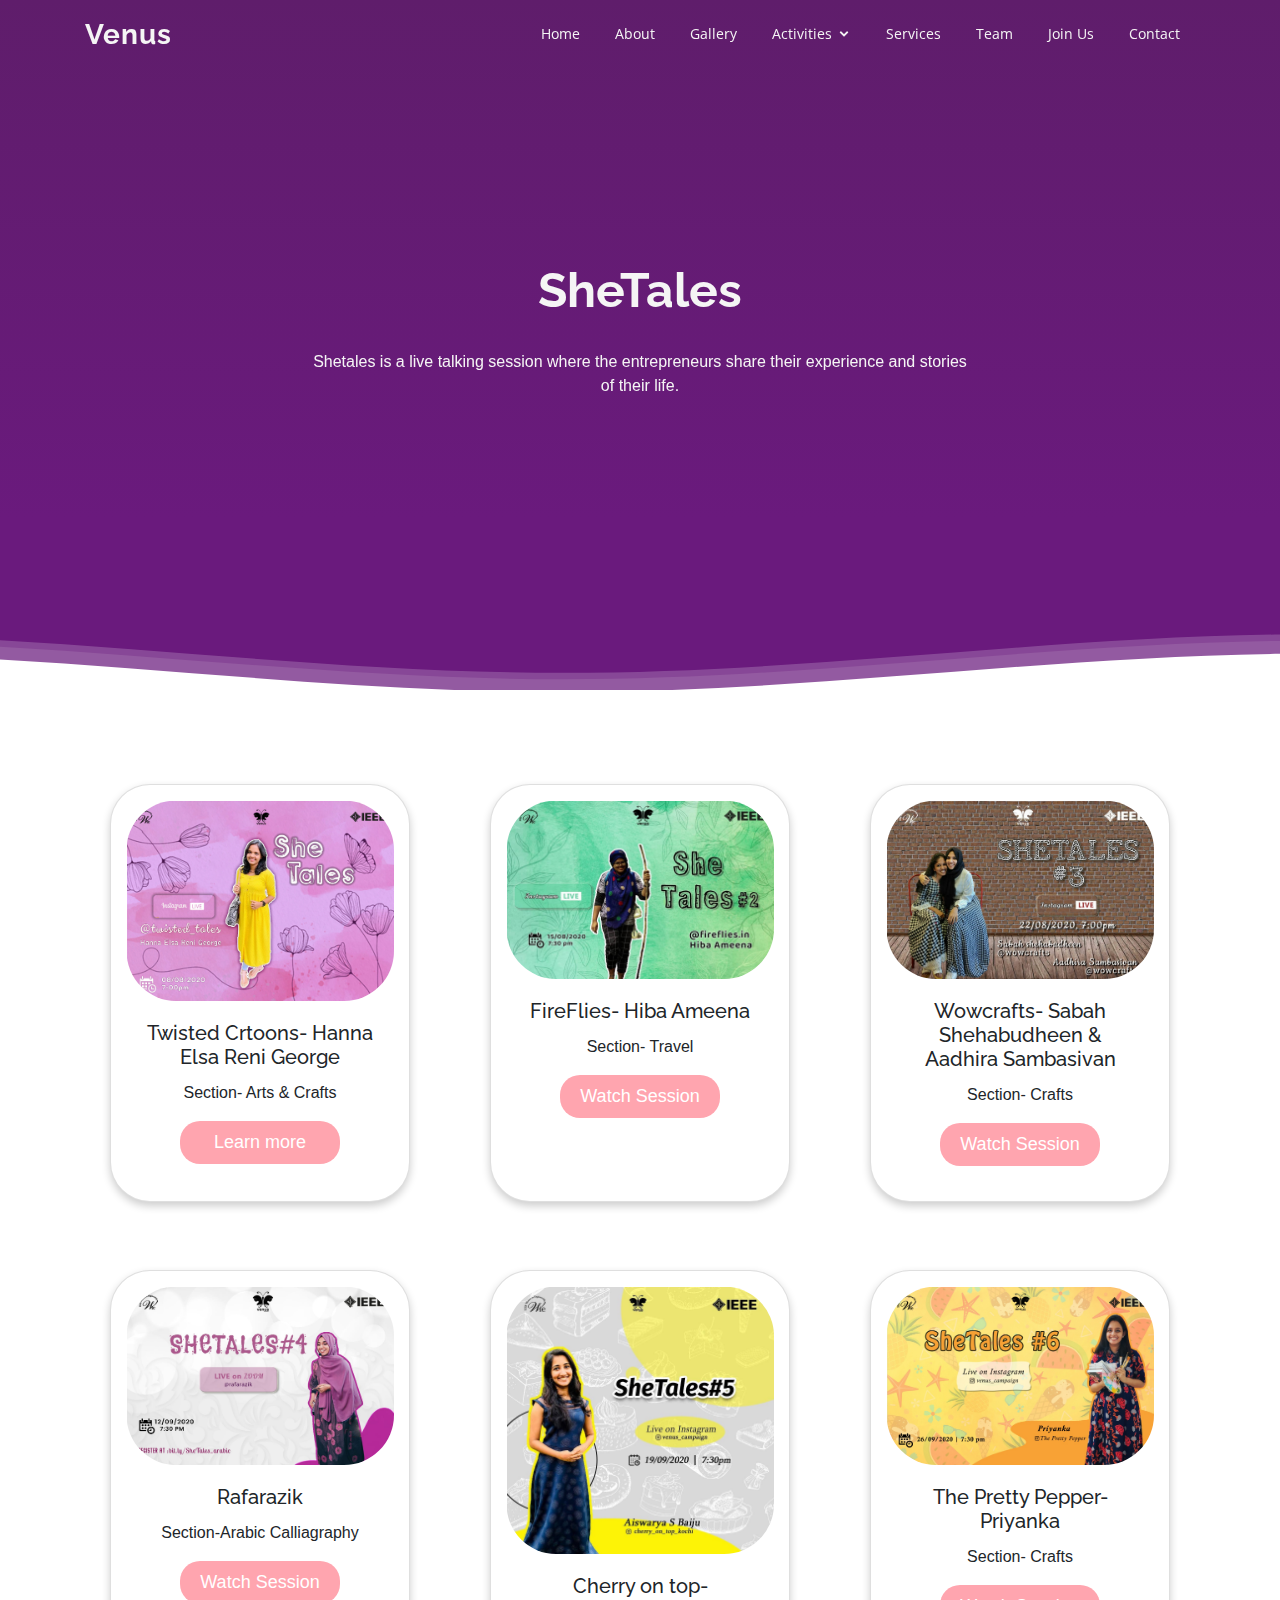
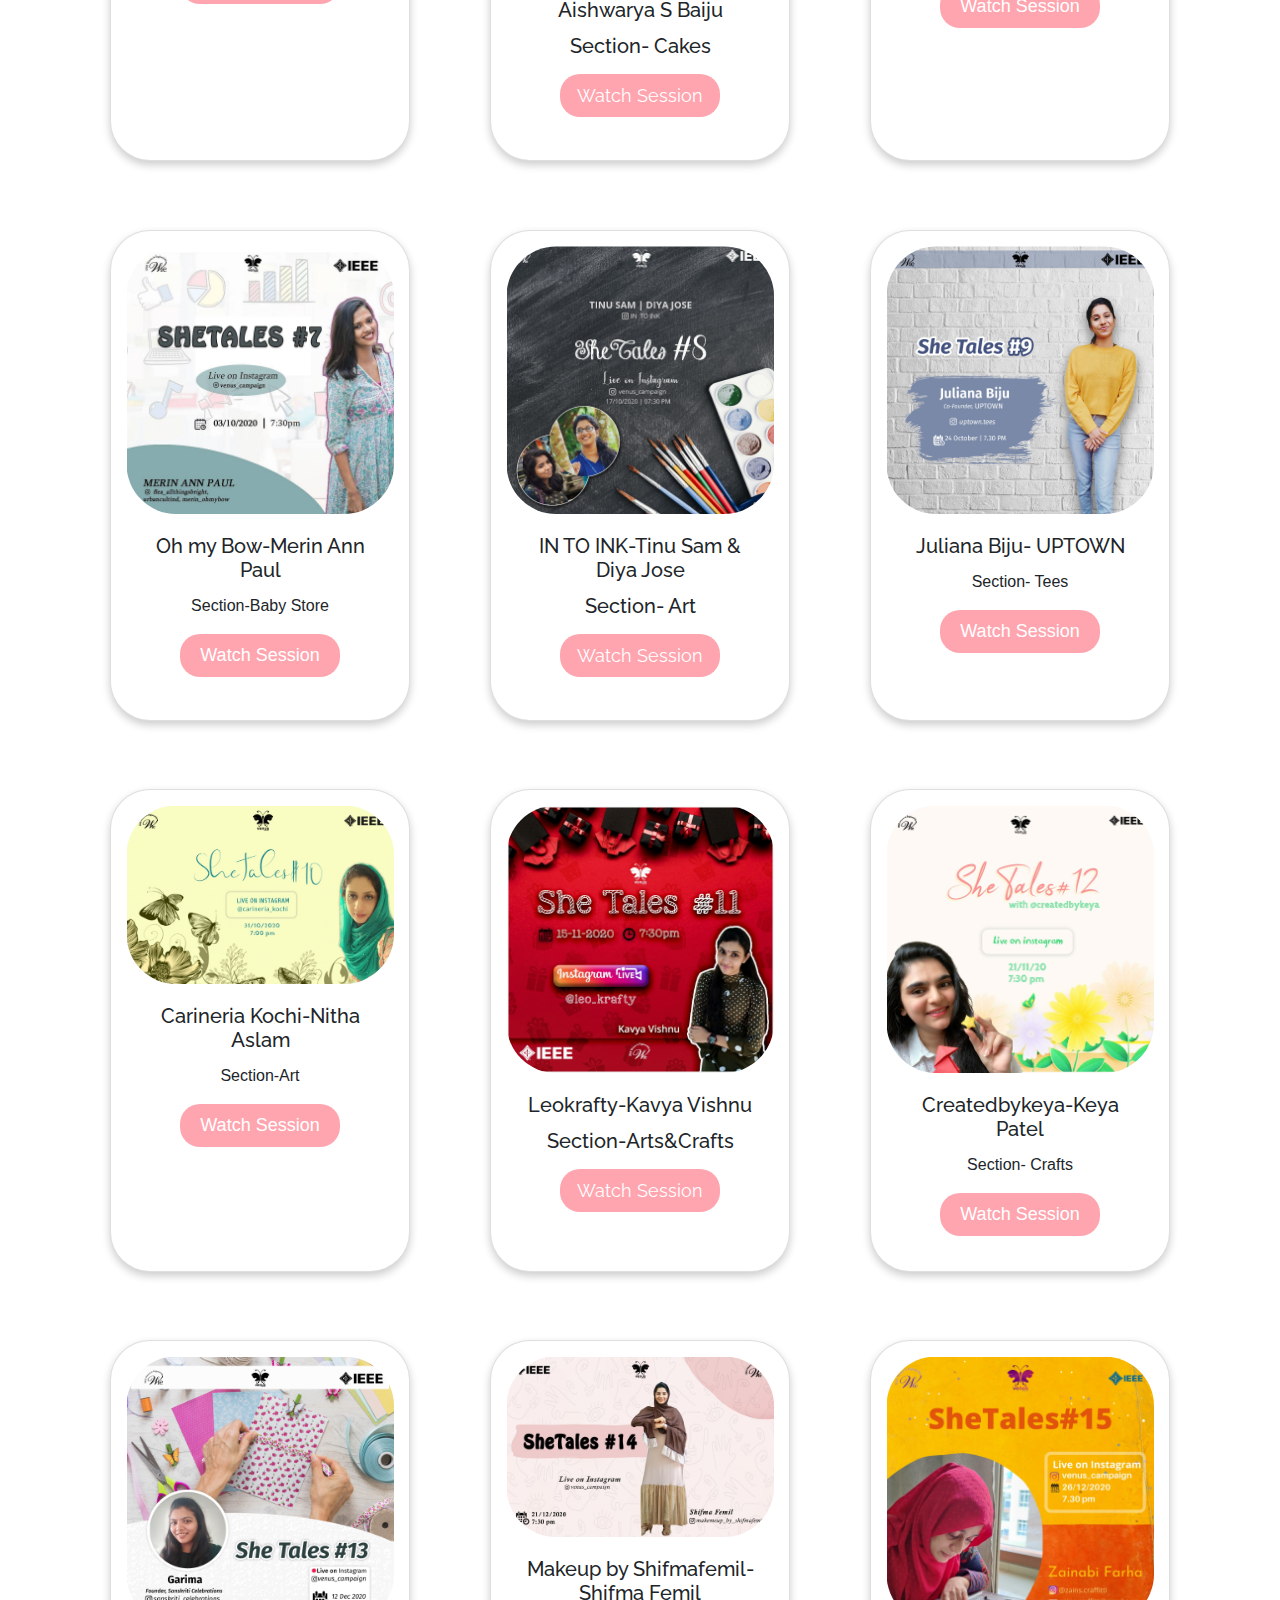
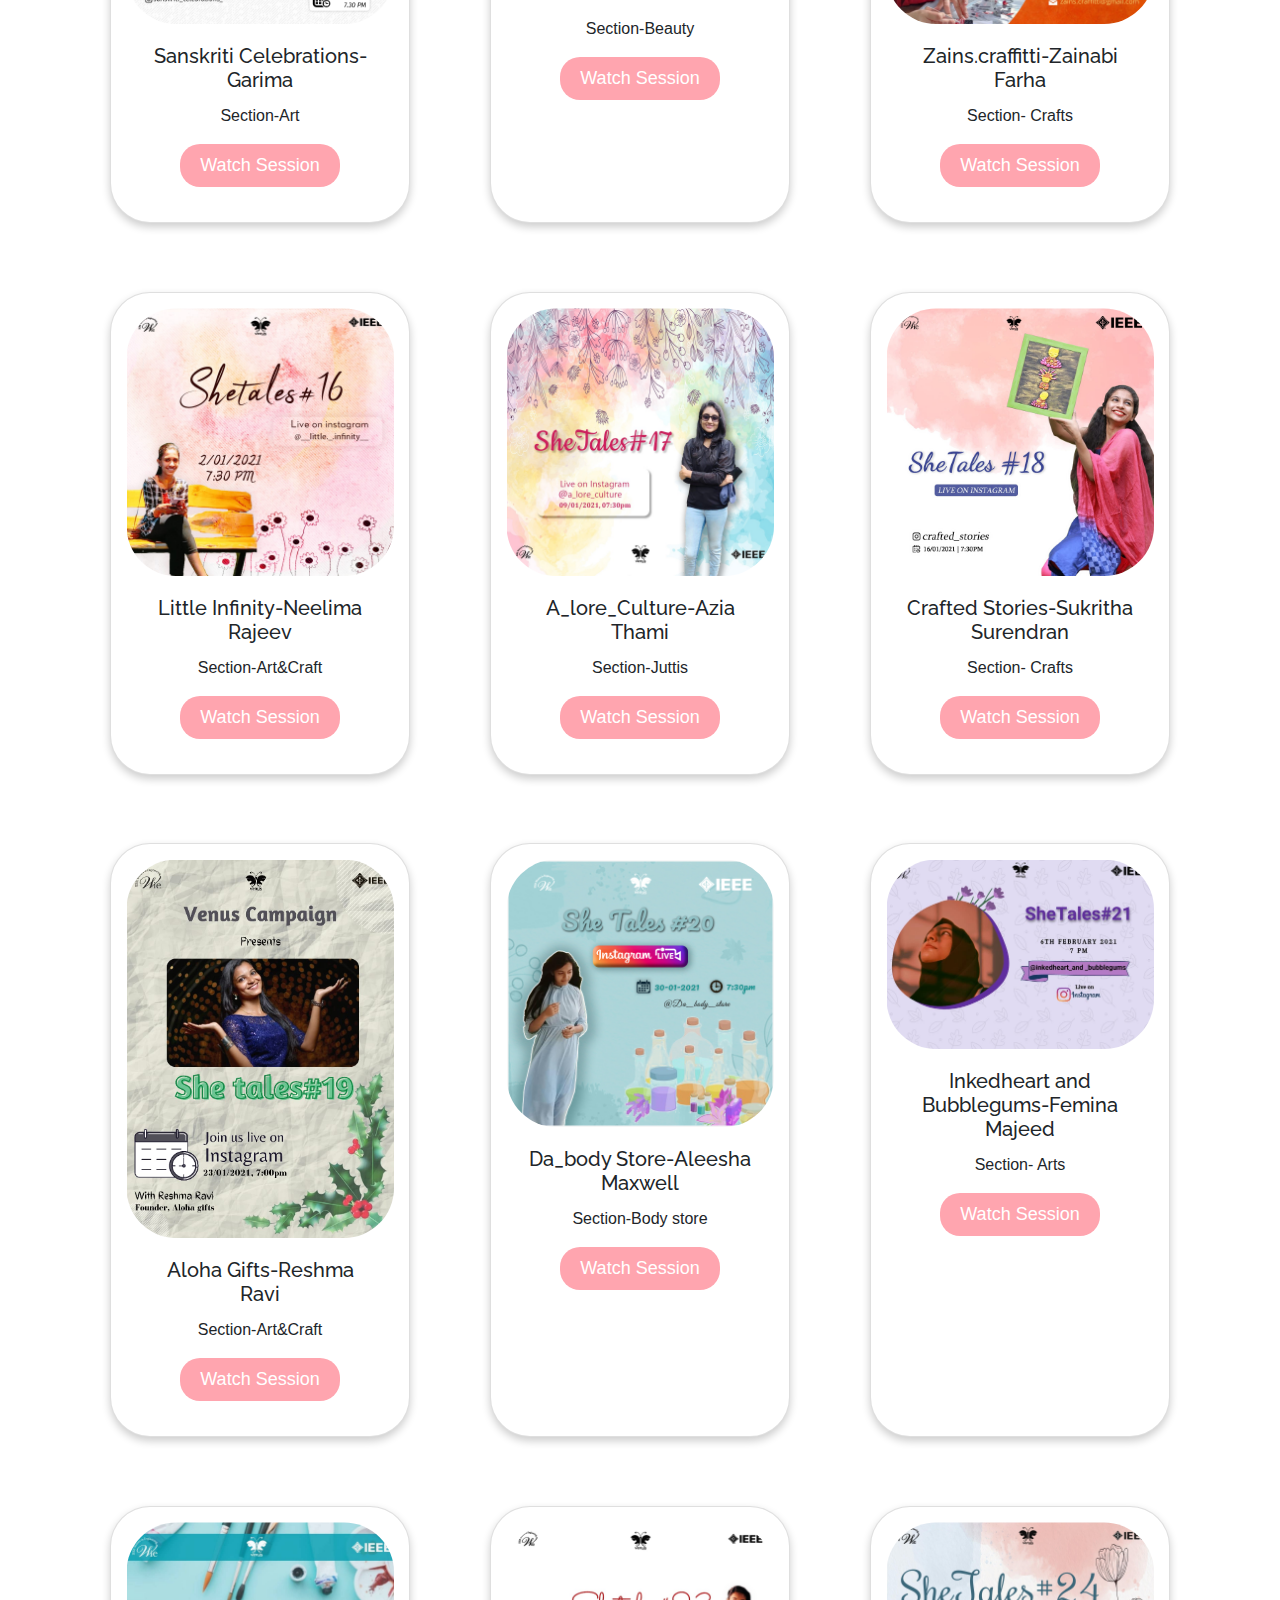
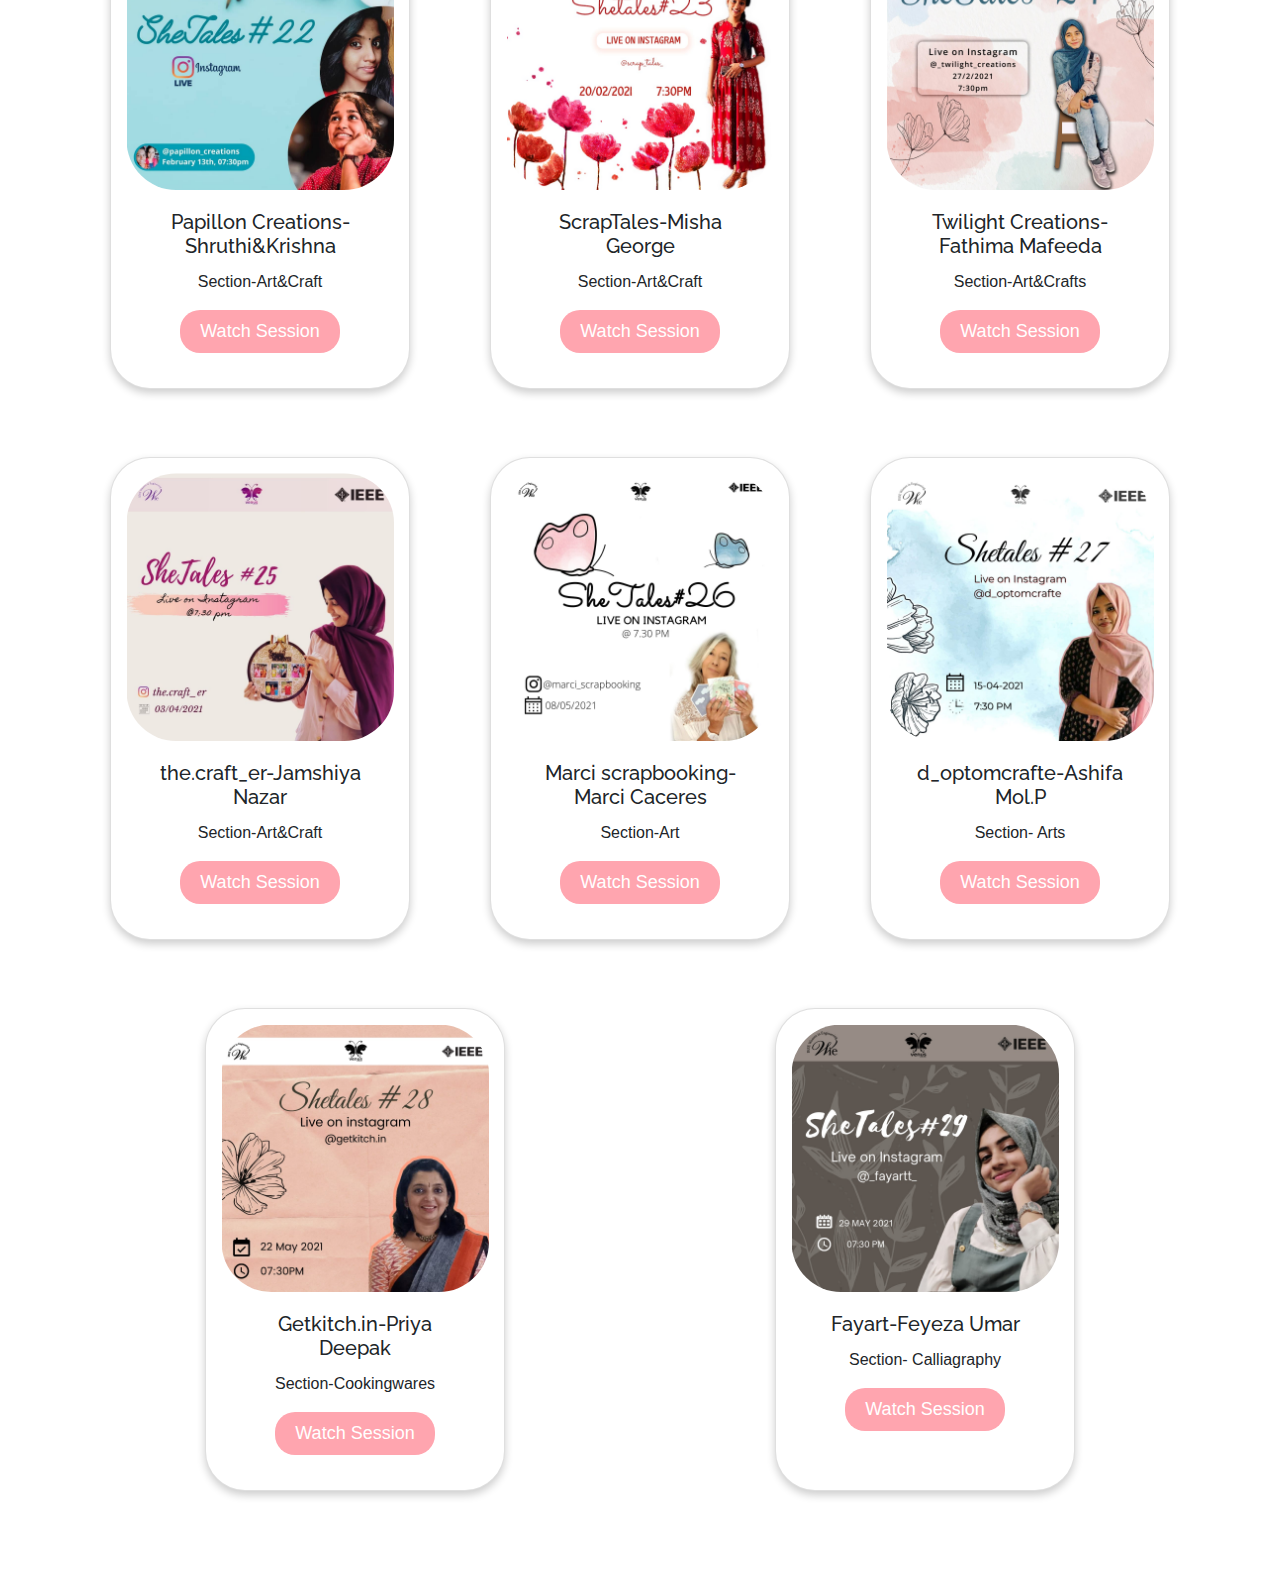
<file: shetales.html>
<!DOCTYPE html>
<html lang="en">

<head>
    <meta charset="utf-8">
    <meta content="width=device-width, initial-scale=1.0" name="viewport">

    <title>Venus Campaign- SheTales</title>
    <meta content="" name="descriptison">
    <meta content="" name="keywords">

    <!-- Favicons -->
    <link href="assets/img/favicon.png" rel="icon">
    <link href="assets/img/apple-touch-icon.png" rel="apple-touch-icon">

    <!-- Google Fonts -->
    <link href="https://fonts.googleapis.com/css?family=Open+Sans:300,300i,400,400i,600,600i,700,700i|Raleway:300,300i,400,400i,500,500i,600,600i,700,700i|Poppins:300,300i,400,400i,500,500i,600,600i,700,700i" rel="stylesheet">

    <!-- Vendor CSS Files -->
    <link href="assets/vendor/bootstrap/css/bootstrap.min.css" rel="stylesheet">
    <link href="assets/vendor/icofont/icofont.min.css" rel="stylesheet">
    <link href="assets/vendor/boxicons/css/boxicons.min.css" rel="stylesheet">
    <link href="assets/vendor/animate.css/animate.min.css" rel="stylesheet">
    <link href="assets/vendor/remixicon/remixicon.css" rel="stylesheet">
    <link href="assets/vendor/line-awesome/css/line-awesome.min.css" rel="stylesheet">
    <link href="assets/vendor/venobox/venobox.css" rel="stylesheet">
    <link href="assets/vendor/owl.carousel/assets/owl.carousel.min.css" rel="stylesheet">
    <link href="assets/vendor/aos/aos.css" rel="stylesheet">

    <!-- Template Main CSS File -->
    <link href="assets/css/style.css" rel="stylesheet">
    <link rel="stylesheet" href="css/bootstrap.css">
    <link rel="stylesheet" href="assets/css/speaks.css">
    

    <!-- =======================================================
  * Template Name: Selecao - v2.1.0
  * Template URL: https://bootstrapmade.com/selecao-bootstrap-template/
  * Author: BootstrapMade.com
  * License: https://bootstrapmade.com/license/
  ======================================================== -->


</head>

<style type="text/css">
    .btn-primary:hover {
        background-color: rgb(106, 26, 125);
    }
    
    a:hover {
        color: white;
    }
</style>

<body>
    <script src="https://code.jquery.com/jquery-3.5.1.slim.min.js" integrity="sha384-DfXdz2htPH0lsSSs5nCTpuj/zy4C+OGpamoFVy38MVBnE+IbbVYUew+OrCXaRkfj" crossorigin="anonymous"></script>
    <script src="https://cdn.jsdelivr.net/npm/popper.js@1.16.0/dist/umd/popper.min.js" integrity="sha384-Q6E9RHvbIyZFJoft+2mJbHaEWldlvI9IOYy5n3zV9zzTtmI3UksdQRVvoxMfooAo" crossorigin="anonymous"></script>
    <script src="https://stackpath.bootstrapcdn.com/bootstrap/4.5.0/js/bootstrap.min.js" integrity="sha384-OgVRvuATP1z7JjHLkuOU7Xw704+h835Lr+6QL9UvYjZE3Ipu6Tp75j7Bh/kR0JKI" crossorigin="anonymous"></script>

    <header id="header" class="fixed-top d-flex align-items-center  header-transparent ">
        <div class="container d-flex align-items-center">

            <div class="logo mr-auto">
                <h1 class="text-light"><a href="index.html">Venus</a></h1>
                <!-- Uncomment below if you prefer to use an image logo -->
                <!-- <a href="index.html"><img src="assets/img/logo.png" alt="" class="img-fluid"></a>-->
            </div>

            <nav class="nav-menu d-none d-lg-block">
                <ul>
                    <li><a href="index.html">Home</a></li>
                    <li><a href="index.html#about">About</a></li>
                    <li><a href="index.html#cta">Gallery</a></li>
                    <li class="drop-down" class="active"><a href="">Activities</a>
                        <ul>
                            <li><a href="shespeaks.html">SheSpeaks</a></li>
                            <li><a href="learn.html">Learning Tip</a ></li>
                  <li><a href="shetales.html">SheTales</a></li>

                        </ul>
                    </li>
                    <li><a href="service.html">Services</a></li>


                    <li><a href="team.html">Team</a></li>
                    <li><a href="https://docs.google.com/forms/d/e/1FAIpQLSe7I-4cocg2MVVo1ielnKVMFyki4yJyU9mwkO8eIWU1wdyqhg/viewform">Join Us</a></li>

                    <li><a href="index.html#contact">Contact</a></li>

                </ul>
            </nav>
            <!-- .nav-menu -->

        </div>
    </header>
    <!-- End Header -->
    <section id="hero" class="d-flex flex-column justify-content-end align-items-center">
        <div id="heroCarousel" class="container carousel carousel-fade" data-ride="carousel">

            <!-- Slide 1 -->
            <div class="carousel-item active">
                <div class="carousel-container">
                    <h2 class="animated fadeInDown">SheTales</h2>
                    <p class="animated fadeInUp">Shetales is a live talking session where the entrepreneurs share their experience and stories of their life.
                        </p>

                </div>
            </div>
        </div>
        <svg class="hero-waves" xmlns="http://www.w3.org/2000/svg" xmlns:xlink="http://www.w3.org/1999/xlink" viewBox="0 24 150 28 " preserveAspectRatio="none">
            <defs>
              <path id="wave-path" d="M-160 44c30 0 58-18 88-18s 58 18 88 18 58-18 88-18 58 18 88 18 v44h-352z">
            </defs>
            <g class="wave1">
              <use xlink:href="#wave-path" x="50" y="3" fill="rgba(255,255,255, .1)">
            </g>
            <g class="wave2">
              <use xlink:href="#wave-path" x="50" y="0" fill="rgba(255,255,255, .2)">
            </g>
            <g class="wave3">
              <use xlink:href="#wave-path" x="50" y="9" fill="#fff">
            </g>
          </svg>




    </section>
    <!-- End Hero -->
    <main id="main">
        <section>
            <div class="container">
                <div class="row mt-0">
                    <div class="card col-lg-4 col-md-6" style="width: 18rem;margin-top:3%;margin-bottom:3%">
                        <img src="images/shetales/1.jpg" class="card-img-top" alt="...">
                        <div class="card-body">
                            <h5 class="card-title">Twisted Crtoons- Hanna Elsa Reni George</h5>
                            <p class="card-text">Section- Arts & Crafts</p>
                            <a href="https://www.instagram.com/tv/CDwiJsopYrC/" class="btn btn-primary">Learn more</a>
                        </div>
                    </div>
                    <div class="card col-lg-4 col-md-6" style="width: 18rem;margin-top:3%;margin-bottom:3%">
                        <img src="images/shetales/2.jpg" class="card-img-top" alt="...">
                        <div class="card-body">
                            <h5 class="card-title">FireFlies- Hiba Ameena </h5>
                            <p class="card-text">Section- Travel</p>
                            <a href="https://www.instagram.com/tv/CD6d9A1JPCy/" class="btn btn-primary">Watch Session</a>
                        </div>
                    </div>

                    <div class="card col-lg-4 col-md-6 " style="width: 18rem;margin-top:3%;margin-bottom:3%">
                        <img src="images/shetales/3.jpg" class="card-img-top" alt="...">
                        <div class="card-body">
                            <h5 class="card-title">Wowcrafts- Sabah Shehabudheen & Aadhira Sambasivan</h5>
                            <p class="card-text">Section- Crafts</p>
                            <a href="https://www.instagram.com/tv/CEHbGJlpyZo/" class="btn btn-primary">Watch Session</a>
                        </div>
                    </div>

                </div>

            </div>

            </div>

            </div>

            </div>
            <div class="container">
                <div class="row mt-0">
                    <div class="card col-lg-4 col-md-6" style="width: 18rem;margin-top:3%;margin-bottom:3%">
                        <img src="images/shetales/4.jpg" class="card-img-top" alt="">
                        <div class="card-body">
                            <h5 class="card-title">Rafarazik</h5>
                            <p class="card-text">Section-Arabic Calliagraphy</p>
                            <a href="https://www.instagram.com/tv/CFHsQL6HEjc/" class="btn btn-primary">Watch Session</a>
                        </div>
                    </div>

                    <div class="card col-lg-4 col-md-6" style="width: 18rem;margin-top:3%;margin-bottom:3%">
                        <img src="images/shetales/5.jpg" class="card-img-top" alt="...">
                        <div class="card-body">
                            <h5 class="card-title">Cherry on top- Aishwarya S Baiju
                                <h5>
                                    <p class="card-text">Section- Cakes</p>
                                    <a href="https://www.instagram.com/tv/CFUlU8onXYe/" class="btn btn-primary">Watch Session</a>
                        </div>
                    </div>

                    <div class="card col-lg-4 col-md-6 " style="width: 18rem;margin-top:3%;margin-bottom:3%">
                        <img src="images/shetales/6.jpg" class="card-img-top" alt="...">
                        <div class="card-body">
                            <h5 class="card-title">The Pretty Pepper- Priyanka</h5>
                            <p class="card-text">Section- Crafts</p>
                            <a href="https://www.instagram.com/tv/CFmpuBEntDy/" class="btn btn-primary">Watch Session</a>
                        </div>
                    </div>
                </div>
            </div>
            </div>
            </div>

            </div>
            <div class="container">
                <div class="row mt-0">
                    <div class="card col-lg-4 col-md-6" style="width: 18rem;margin-top:3%;margin-bottom:3%">
                        <img src="images/shetales/7.jpg" class="card-img-top" alt="...">
                        <div class="card-body">
                            <h5 class="card-title">Oh my Bow-Merin Ann Paul</h5>
                            <p class="card-text">Section-Baby Store</p>
                            <a href="https://www.instagram.com/tv/CF4psNmnqHJ/" class="btn btn-primary">Watch Session</a>
                        </div>
                    </div>

                    <div class="card col-lg-4 col-md-6" style="width: 18rem;margin-top:3%;margin-bottom:3%">
                        <img src="images/shetales/8.jpg" class="card-img-top" alt="...">
                        <div class="card-body">
                            <h5 class="card-title">IN TO INK-Tinu Sam & Diya Jose
                                <h5>
                                    <p class="card-text">Section- Art</p>
                                    <a href="https://www.instagram.com/tv/CGcsrE2nry9/" class="btn btn-primary">Watch Session</a>
                        </div>
                    </div>

                    <div class="card col-lg-4 col-md-6 " style="width: 18rem;margin-top:3%;margin-bottom:3%">
                        <img src="images/shetales/9.jpg" class="card-img-top" alt="...">
                        <div class="card-body">
                            <h5 class="card-title">Juliana Biju- UPTOWN </h5>
                            <p class="card-text">Section- Tees</p>
                            <a href="https://www.instagram.com/tv/CGuuawtHF0N/" class="btn btn-primary">Watch Session</a>
                        </div>
                    </div>
                </div>
            </div>
            </div>
            </div>

            </div>
            <div class="container">
                <div class="row mt-0">
                    <div class="card col-lg-4 col-md-6" style="width: 18rem;margin-top:3%;margin-bottom:3%">
                        <img src="images/shetales/10.jpeg" class="card-img-top" alt="...">
                        <div class="card-body">
                            <h5 class="card-title">Carineria Kochi-Nitha Aslam</h5>
                            <p class="card-text">Section-Art</p>
                            <a href="https://www.instagram.com/tv/CHAuRpFHlqy/" class="btn btn-primary">Watch Session</a>
                        </div>
                    </div>

                    <div class="card col-lg-4 col-md-6" style="width: 18rem;margin-top:3%;margin-bottom:3%">
                        <img src="images/shetales/11.jpg" class="card-img-top" alt="...">
                        <div class="card-body">
                            <h5 class="card-title">Leokrafty-Kavya Vishnu
                                <h5>
                                    <p class="card-text">Section-Arts&Crafts</p>
                                    <a href="https://www.instagram.com/tv/CHnY2vnHR5r/" class="btn btn-primary">Watch Session</a>
                        </div>
                    </div>

                    <div class="card col-lg-4 col-md-6 " style="width: 18rem;margin-top:3%;margin-bottom:3%">
                        <img src="images/shetales/12.jpg" class="card-img-top" alt="...">
                        <div class="card-body">
                            <h5 class="card-title">Createdbykeya-Keya Patel</h5>
                            <p class="card-text">Section- Crafts</p>
                            <a href="https://www.instagram.com/tv/CH23i5Dnk8x/" class="btn btn-primary">Watch Session</a>
                        </div>
                    </div>
                </div>
            </div>
            </div>
            </div>

            </div>
            <div class="container">
                <div class="row mt-0">
                    <div class="card col-lg-4 col-md-6" style="width: 18rem;margin-top:3%;margin-bottom:3%">
                        <img src="images/shetales/13.jpg" class="card-img-top" alt="...">
                        <div class="card-body">
                            <h5 class="card-title">Sanskriti Celebrations-Garima</h5>
                            <p class="card-text">Section-Art</p>
                            <a href="https://www.instagram.com/tv/CIvGSiRHRYM/" class="btn btn-primary">Watch Session</a>
                        </div>
                    </div>

                    <div class="card col-lg-4 col-md-6" style="width: 18rem;margin-top:3%;margin-bottom:3%">
                        <img src="images/shetales/14.jpg" class="card-img-top" alt="...">
                        <div class="card-body">
                            <h5 class="card-title">Makeup by Shifmafemil-Shifma Femil
                            </h5>
                            <p class="card-text">Section-Beauty</p>
                            <a href="https://www.instagram.com/tv/CJLzKkmnQrl/" class="btn btn-primary">Watch Session</a>
                        </div>
                    </div>

                    <div class="card col-lg-4 col-md-6 " style="width: 18rem;margin-top:3%;margin-bottom:3%">
                        <img src="images/shetales/15.jpg" class="card-img-top" alt="...">
                        <div class="card-body">
                            <h5 class="card-title">Zains.craffitti-Zainabi Farha</h5>
                            <p class="card-text">Section- Crafts</p>
                            <a href="https://www.instagram.com/tv/CJRGv3PHkVU/" class="btn btn-primary">Watch Session</a>
                        </div>
                    </div>
                </div>
            </div>
            </div>
            </div>

            </div>
            <div class="container">
                <div class="row mt-0">
                    <div class="card col-lg-4 col-md-6" style="width: 18rem;margin-top:3%;margin-bottom:3%">
                        <img src="images/shetales/16.jpg" class="card-img-top" alt="...">
                        <div class="card-body">
                            <h5 class="card-title">Little Infinity-Neelima Rajeev</h5>
                            <p class="card-text">Section-Art&Craft</p>
                            <a href="https://www.instagram.com/tv/CJi-bdXnfQR/" class="btn btn-primary">Watch Session</a>
                        </div>
                    </div>

                    <div class="card col-lg-4 col-md-6" style="width: 18rem;margin-top:3%;margin-bottom:3%">
                        <img src="images/shetales/17.jpg" class="card-img-top" alt="...">
                        <div class="card-body">
                            <h5 class="card-title">A_lore_Culture-Azia Thami
                            </h5>
                            <p class="card-text">Section-Juttis</p>
                            <a href="https://www.instagram.com/tv/CJ09IlfFcvA/" class="btn btn-primary">Watch Session</a>
                        </div>
                    </div>

                    <div class="card col-lg-4 col-md-6 " style="width: 18rem;margin-top:3%;margin-bottom:3%">
                        <img src="images/shetales/18.jpg" class="card-img-top" alt="...">
                        <div class="card-body">
                            <h5 class="card-title">Crafted Stories-Sukritha Surendran</h5>
                            <p class="card-text">Section- Crafts</p>
                            <a href="https://www.instagram.com/tv/CKHAz8ZnDge/" class="btn btn-primary">Watch Session</a>
                        </div>
                    </div>
                </div>
            </div>
            </div>
            </div>

            </div>
            <div class="container">
                <div class="row mt-0">
                    <div class="card col-lg-4 col-md-6" style="width: 18rem;margin-top:3%;margin-bottom:3%">
                        <img src="images/shetales/19.jpeg" class="card-img-top" alt="...">
                        <div class="card-body">
                            <h5 class="card-title">Aloha Gifts-Reshma Ravi</h5>
                            <p class="card-text">Section-Art&Craft</p>
                            <a href="https://www.instagram.com/tv/CKY_Y6THD0P/" class="btn btn-primary">Watch Session</a>
                        </div>
                    </div>

                    <div class="card col-lg-4 col-md-6" style="width: 18rem;margin-top:3%;margin-bottom:3%">
                        <img src="images/shetales/20.jpg" class="card-img-top" alt="...">
                        <div class="card-body">
                            <h5 class="card-title">Da_body Store-Aleesha Maxwell
                            </h5>
                            <p class="card-text">Section-Body store</p>
                            <a href="https://www.instagram.com/tv/CKrFYZZnyO9/" class="btn btn-primary">Watch Session</a>
                        </div>
                    </div>

                    <div class="card col-lg-4 col-md-6 " style="width: 18rem;margin-top:3%;margin-bottom:3%">
                        <img src="images/shetales/21.jpeg" class="card-img-top" alt="...">
                        <div class="card-body">
                            <h5 class="card-title">Inkedheart and Bubblegums-Femina Majeed</h5>
                            <p class="card-text">Section- Arts</p>
                            <a href="https://www.instagram.com/tv/CK9A6nXHMBC/" class="btn btn-primary">Watch Session</a>
                        </div>
                    </div>
                </div>
            </div>
            </div>
            </div>
            </div>

            <div class="container">
                <div class="row mt-0">
                    <div class="card col-lg-4 col-md-6" style="width: 18rem;margin-top:3%;margin-bottom:3%">
                        <img src="images/shetales/22.jpeg" class="card-img-top" alt="...">
                        <div class="card-body">
                            <h5 class="card-title">Papillon Creations-Shruthi&Krishna</h5>
                            <p class="card-text">Section-Art&Craft</p>
                            <a href="https://www.instagram.com/tv/CLPIgwRH9BX/" class="btn btn-primary">Watch Session</a>
                        </div>
                    </div>

                    <div class="card col-lg-4 col-md-6" style="width: 18rem;margin-top:3%;margin-bottom:3%">
                        <img src="images/shetales/23.jpg" class="card-img-top" alt="...">
                        <div class="card-body">
                            <h5 class="card-title">ScrapTales-Misha George
                            </h5>
                            <p class="card-text">Section-Art&Craft</p>
                            <a href="https://www.instagram.com/tv/CLhIIBAHTY-/" class="btn btn-primary">Watch Session</a>
                        </div>
                    </div>

                    <div class="card col-lg-4 col-md-6 " style="width: 18rem;margin-top:3%;margin-bottom:3%">
                        <img src="images/shetales/24.jpg" class="card-img-top" alt="...">
                        <div class="card-body">
                            <h5 class="card-title">Twilight Creations-Fathima Mafeeda</h5>
                            <p class="card-text">Section-Art&Crafts</p>
                            <a href="https://www.instagram.com/tv/CLzNHnGpAre/?utm_source=ig_web_copy_link" class="btn btn-primary">Watch Session</a>
                        </div>
                    </div>
                </div>
            </div>
            </div>
            </div>
            </div>
            <div class="container">
                <div class="row mt-0">
                    <div class="card col-lg-4 col-md-6" style="width: 18rem;margin-top:3%;margin-bottom:3%">
                        <img src="images/shetales/25.jpg" class="card-img-top" alt="...">
                        <div class="card-body">
                            <h5 class="card-title">the.craft_er-Jamshiya Nazar</h5>
                            <p class="card-text">Section-Art&Craft</p>
                            <a href="https://www.instagram.com/tv/CNNRoxFpMEp/?utm_source=ig_web_copy_link" class="btn btn-primary">Watch Session</a>
                        </div>
                    </div>
                    <div class="card col-lg-4 col-md-6" style="width: 18rem;margin-top:3%;margin-bottom:3%">
                        <img src="images/shetales/26.jpeg" class="card-img-top" alt="...">
                        <div class="card-body">
                            <h5 class="card-title">Marci scrapbooking-Marci Caceres
                            </h5>
                            <p class="card-text">Section-Art</p>
                            <a href="https://www.instagram.com/tv/COnhZztpjZz/?utm_source=ig_web_copy_link" class="btn btn-primary">Watch Session</a>
                        </div>
                    </div>

                    <div class="card col-lg-4 col-md-6 " style="width: 18rem;margin-top:3%;margin-bottom:3%">
                        <img src="images/shetales/27.jpg" class="card-img-top" alt="...">
                        <div class="card-body">
                            <h5 class="card-title">d_optomcrafte-Ashifa Mol.P</h5>
                            <p class="card-text">Section- Arts</p>
                            <a href="https://www.instagram.com/tv/CO5aGX1JzCm/?utm_source=ig_web_copy_link" class="btn btn-primary">Watch Session</a>
                        </div>
                    </div>
                </div>
            </div>
            </div>
            </div>
            </div>
            <div class="container">
                <div class="row mt-0">
                    <div class="card col-lg-4 col-md-6" style="width: 18rem;margin-top:3%;margin-bottom:3%">
                        <img src="images/shetales/28.jpg" class="card-img-top" alt="...">
                        <div class="card-body">
                            <h5 class="card-title">Getkitch.in-Priya Deepak</h5>
                            <p class="card-text">Section-Cookingwares</p>
                            <a href="https://www.instagram.com/tv/CO5aGX1JzCm/?utm_source=ig_web_copy_link" class="btn btn-primary">Watch Session</a>
                        </div>
                    </div>
                    <div class="card col-lg-4 col-md-6" style="width: 18rem;margin-top:3%;margin-bottom:3%">
                        <img src="images/shetales/29.jpg" class="card-img-top" alt="...">
                        <div class="card-body">
                            <h5 class="card-title">Fayart-Feyeza Umar
                            </h5>
                            <p class="card-text">Section- Calliagraphy</p>
                            <a href="- https://www.instagram.com/tv/CPLeeOnpfuI/?utm_source=ig_web_copy_link" class="btn btn-primary">Watch Session</a>
                        </div>
                    </div>

                    
                </div>
            </div>
            </div>
            </div>
            </div>
            </div>

            </div>

            </div>

            </div>

            </div>


        </section>
    </main>
    <!-- End #main -->



    <a href="#" class="back-to-top"><i class="ri-arrow-up-line"></i></a>

    <!-- Vendor JS Files -->
    <script src="assets/vendor/jquery/jquery.min.js"></script>
    <script src="assets/vendor/bootstrap/js/bootstrap.bundle.min.js"></script>
    <script src="assets/vendor/jquery.easing/jquery.easing.min.js"></script>
    <script src="assets/vendor/php-email-form/validate.js"></script>
    <script src="assets/vendor/isotope-layout/isotope.pkgd.min.js"></script>
    <script src="assets/vendor/venobox/venobox.min.js"></script>
    <script src="assets/vendor/owl.carousel/owl.carousel.min.js"></script>
    <script src="assets/vendor/aos/aos.js"></script>

    <!-- Template Main JS File -->
    <script src="assets/js/main.js"></script>





</body>

</html>
</file>
<file: assets/vendor/venobox/venobox.css>
/* ------ venobox.css --------*/
.vbox-overlay *, .vbox-overlay *:before, .vbox-overlay *:after{
    -webkit-backface-visibility: hidden;
    -webkit-box-sizing:border-box;
    -moz-box-sizing:border-box;
    box-sizing:border-box;
}
.vbox-overlay * { 
    -webkit-backface-visibility: visible;
    backface-visibility: visible;
}
.vbox-overlay{
    display: -webkit-flex;
    display: flex;
    -webkit-flex-direction: column;
    flex-direction: column;
    -webkit-justify-content: center;
    justify-content: center;
    -webkit-align-items: center;
    align-items: center;
    position: fixed;
    left: 0;
    top: 0;
    bottom: 0;
    right: 0;
    z-index: 999999;
}

/* ----- navigation ----- */
.vbox-title{
    width: 100%;
    height: 40px;
    float: left;
    text-align: center;
    line-height: 28px;
    font-size: 12px;
    padding: 6px 50px;
    overflow: hidden;
    position: fixed;
    display: none;
    left: 0;
    z-index: 89;
}
.vbox-close{
    cursor: pointer;
    position: fixed;
    top: -1px;
    right: 0;
    width: 50px;
    height: 40px;
    padding: 6px;
    display: block;
    background-position:10px center;
    overflow: hidden;
    font-size: 24px;
    line-height: 1;
    text-align: center;
    z-index: 99;
}
.vbox-left{
    cursor: pointer;
    position: fixed;
    left: 0;
    height: 40px;
    overflow: hidden;
    line-height: 28px;
    font-size: 12px;
    z-index: 99;
    display: flex;
    align-items:center;
}
.vbox-num{
    display: inline-block;
    margin: 6px 0 6px 15px;
}
/* ----- Social share ----- */
.vbox-share{
    line-height: 28px;
    font-size: 12px;
    overflow: hidden;
    position: fixed;
    left: 0;
    z-index: 98;
    display: flex;
    align-items:center;
    justify-content: center;
    width: 100%;
    text-align: center;
}
.vbox-share svg{
    max-height: 28px;
    width: 28px;
    z-index: 10;
    margin-left: 12px;
    margin-top: 6px;
    margin-bottom: 6px;
    vertical-align: middle;
}


/* ----- navigation ARROWS ----- */
.vbox-next, .vbox-prev{
    position: fixed;
    top: 50%;
    margin-top: -15px;
    overflow: hidden;
    cursor: pointer;
    display: block;
    width: 45px;
    height: 45px;
    z-index: 99;
}
.vbox-next span, .vbox-prev span{
    position: relative;
    width: 20px;
    height: 20px;
    border: 2px solid transparent;
    border-top-color: #B6B6B6;
    border-right-color: #B6B6B6;
    text-indent: -100px;
    position: absolute;
    top: 8px;
    display: block;
}
.vbox-prev{
    left: 15px;
}
.vbox-next{
    right: 15px;
}
.vbox-prev span{
    left: 10px;
    -ms-transform: rotate(-135deg);
    -webkit-transform: rotate(-135deg);
    transform: rotate(-135deg);
}
.vbox-next span{
    -ms-transform: rotate(45deg);
    -webkit-transform: rotate(45deg);
    transform: rotate(45deg);
    right: 10px;
}
/* ------- inline window ------ */
.vbox-inline{
    width: 420px;
    height: 315px;
    height: 70vh;
    padding: 10px;
    background: #fff;
    margin: 0 auto;
    overflow: auto;
    text-align: left;
}
/* ------- Video & iFrames window ------ */
.venoframe{
    max-width: 100%;
    width: 100%;
    border: none;
    width: 100%;
    height: 260px;
    height: 70vh;
}
.venoframe.vbvid{
    height: 260px;
}
@media (min-width: 768px) {
    .venoframe, .vbox-inline{
        width: 90%;
        height: 360px;
        height: 70vh;
    }
    .venoframe.vbvid{
        width: 640px;
        height: 360px;
    }
}
@media (min-width: 992px) {
    .venoframe, .vbox-inline{
        max-width: 1200px;
        width: 80%;
        height: 540px;
        height: 70vh;
    }
    .venoframe.vbvid{
        width: 960px;
        height: 540px;
    }
}
/* 
Please do NOT edit this part! 
or at least read this note: http://i.imgur.com/7C0ws9e.gif
*/
.vbox-open{
    overflow: hidden;
}
.vbox-container{
    position: absolute;
    left: 0;
    right: 0;
    top: 0;
    bottom: 0;
    overflow-x: hidden;
    overflow-y: scroll;
    overflow-scrolling: touch;
    -webkit-overflow-scrolling: touch;
    z-index: 20;
    max-height: 100%;

}

.vbox-content{
    text-align: center;
    float: left;
    width: 100%;
    position: relative;
    overflow: hidden;
    padding: 20px 4%;
}
.vbox-container img{
    max-width: 100%;
    height: auto;
}
.vbox-figlio{
    box-shadow: 0 0 12px rgba(0,0,0,0.19), 0 6px 6px rgba(0,0,0,0.23);
    max-width: 100%;
    text-align: initial;
}
img.vbox-figlio{
    -webkit-user-select: none;
-khtml-user-select: none;
-moz-user-select: none;
-o-user-select: none;
user-select: none;
}
.vbox-content.swipe-left{
    margin-left: -200px !important;
}
.vbox-content.swipe-right{
    margin-left: 200px !important;
}
.vbox-animated{
    webkit-transition: margin 300ms ease-out;
    transition: margin 300ms ease-out;
}

/* ---------- preloader ----------
 * SPINKIT 
 * http://tobiasahlin.com/spinkit/
-------------------------------- */
.sk-double-bounce,.sk-rotating-plane{width:40px;height:40px;margin:40px auto}.sk-rotating-plane{background-color:#333;-webkit-animation:sk-rotatePlane 1.2s infinite ease-in-out;animation:sk-rotatePlane 1.2s infinite ease-in-out}@-webkit-keyframes sk-rotatePlane{0%{-webkit-transform:perspective(120px) rotateX(0) rotateY(0);transform:perspective(120px) rotateX(0) rotateY(0)}50%{-webkit-transform:perspective(120px) rotateX(-180.1deg) rotateY(0);transform:perspective(120px) rotateX(-180.1deg) rotateY(0)}100%{-webkit-transform:perspective(120px) rotateX(-180deg) rotateY(-179.9deg);transform:perspective(120px) rotateX(-180deg) rotateY(-179.9deg)}}@keyframes sk-rotatePlane{0%{-webkit-transform:perspective(120px) rotateX(0) rotateY(0);transform:perspective(120px) rotateX(0) rotateY(0)}50%{-webkit-transform:perspective(120px) rotateX(-180.1deg) rotateY(0);transform:perspective(120px) rotateX(-180.1deg) rotateY(0)}100%{-webkit-transform:perspective(120px) rotateX(-180deg) rotateY(-179.9deg);transform:perspective(120px) rotateX(-180deg) rotateY(-179.9deg)}}.sk-double-bounce{position:relative}.sk-double-bounce .sk-child{width:100%;height:100%;border-radius:50%;background-color:#333;opacity:.6;position:absolute;top:0;left:0;-webkit-animation:sk-doubleBounce 2s infinite ease-in-out;animation:sk-doubleBounce 2s infinite ease-in-out}.sk-chasing-dots .sk-child,.sk-spinner-pulse,.sk-three-bounce .sk-child{background-color:#333;border-radius:100%}.sk-double-bounce .sk-double-bounce2{-webkit-animation-delay:-1s;animation-delay:-1s}@-webkit-keyframes sk-doubleBounce{0%,100%{-webkit-transform:scale(0);transform:scale(0)}50%{-webkit-transform:scale(1);transform:scale(1)}}@keyframes sk-doubleBounce{0%,100%{-webkit-transform:scale(0);transform:scale(0)}50%{-webkit-transform:scale(1);transform:scale(1)}}.sk-wave{margin:40px auto;width:50px;height:40px;text-align:center;font-size:10px}.sk-wave .sk-rect{background-color:#333;height:100%;width:6px;display:inline-block;-webkit-animation:sk-waveStretchDelay 1.2s infinite ease-in-out;animation:sk-waveStretchDelay 1.2s infinite ease-in-out}.sk-wave .sk-rect1{-webkit-animation-delay:-1.2s;animation-delay:-1.2s}.sk-wave .sk-rect2{-webkit-animation-delay:-1.1s;animation-delay:-1.1s}.sk-wave .sk-rect3{-webkit-animation-delay:-1s;animation-delay:-1s}.sk-wave .sk-rect4{-webkit-animation-delay:-.9s;animation-delay:-.9s}.sk-wave .sk-rect5{-webkit-animation-delay:-.8s;animation-delay:-.8s}@-webkit-keyframes sk-waveStretchDelay{0%,100%,40%{-webkit-transform:scaleY(.4);transform:scaleY(.4)}20%{-webkit-transform:scaleY(1);transform:scaleY(1)}}@keyframes sk-waveStretchDelay{0%,100%,40%{-webkit-transform:scaleY(.4);transform:scaleY(.4)}20%{-webkit-transform:scaleY(1);transform:scaleY(1)}}.sk-wandering-cubes{margin:40px auto;width:40px;height:40px;position:relative}.sk-wandering-cubes .sk-cube{background-color:#333;width:10px;height:10px;position:absolute;top:0;left:0;-webkit-animation:sk-wanderingCube 1.8s ease-in-out -1.8s infinite both;animation:sk-wanderingCube 1.8s ease-in-out -1.8s infinite both}.sk-chasing-dots,.sk-spinner-pulse{width:40px;height:40px;margin:40px auto}.sk-wandering-cubes .sk-cube2{-webkit-animation-delay:-.9s;animation-delay:-.9s}@-webkit-keyframes sk-wanderingCube{0%{-webkit-transform:rotate(0);transform:rotate(0)}25%{-webkit-transform:translateX(30px) rotate(-90deg) scale(.5);transform:translateX(30px) rotate(-90deg) scale(.5)}50%{-webkit-transform:translateX(30px) translateY(30px) rotate(-179deg);transform:translateX(30px) translateY(30px) rotate(-179deg)}50.1%{-webkit-transform:translateX(30px) translateY(30px) rotate(-180deg);transform:translateX(30px) translateY(30px) rotate(-180deg)}75%{-webkit-transform:translateX(0) translateY(30px) rotate(-270deg) scale(.5);transform:translateX(0) translateY(30px) rotate(-270deg) scale(.5)}100%{-webkit-transform:rotate(-360deg);transform:rotate(-360deg)}}@keyframes sk-wanderingCube{0%{-webkit-transform:rotate(0);transform:rotate(0)}25%{-webkit-transform:translateX(30px) rotate(-90deg) scale(.5);transform:translateX(30px) rotate(-90deg) scale(.5)}50%{-webkit-transform:translateX(30px) translateY(30px) rotate(-179deg);transform:translateX(30px) translateY(30px) rotate(-179deg)}50.1%{-webkit-transform:translateX(30px) translateY(30px) rotate(-180deg);transform:translateX(30px) translateY(30px) rotate(-180deg)}75%{-webkit-transform:translateX(0) translateY(30px) rotate(-270deg) scale(.5);transform:translateX(0) translateY(30px) rotate(-270deg) scale(.5)}100%{-webkit-transform:rotate(-360deg);transform:rotate(-360deg)}}.sk-spinner-pulse{-webkit-animation:sk-pulseScaleOut 1s infinite ease-in-out;animation:sk-pulseScaleOut 1s infinite ease-in-out}@-webkit-keyframes sk-pulseScaleOut{0%{-webkit-transform:scale(0);transform:scale(0)}100%{-webkit-transform:scale(1);transform:scale(1);opacity:0}}@keyframes sk-pulseScaleOut{0%{-webkit-transform:scale(0);transform:scale(0)}100%{-webkit-transform:scale(1);transform:scale(1);opacity:0}}.sk-chasing-dots{position:relative;text-align:center;-webkit-animation:sk-chasingDotsRotate 2s infinite linear;animation:sk-chasingDotsRotate 2s infinite linear}.sk-chasing-dots .sk-child{width:60%;height:60%;display:inline-block;position:absolute;top:0;-webkit-animation:sk-chasingDotsBounce 2s infinite ease-in-out;animation:sk-chasingDotsBounce 2s infinite ease-in-out}.sk-chasing-dots .sk-dot2{top:auto;bottom:0;-webkit-animation-delay:-1s;animation-delay:-1s}@-webkit-keyframes sk-chasingDotsRotate{100%{-webkit-transform:rotate(360deg);transform:rotate(360deg)}}@keyframes sk-chasingDotsRotate{100%{-webkit-transform:rotate(360deg);transform:rotate(360deg)}}@-webkit-keyframes sk-chasingDotsBounce{0%,100%{-webkit-transform:scale(0);transform:scale(0)}50%{-webkit-transform:scale(1);transform:scale(1)}}@keyframes sk-chasingDotsBounce{0%,100%{-webkit-transform:scale(0);transform:scale(0)}50%{-webkit-transform:scale(1);transform:scale(1)}}.sk-three-bounce{margin:40px auto;width:80px;text-align:center}.sk-three-bounce .sk-child{width:20px;height:20px;display:inline-block;-webkit-animation:sk-three-bounce 1.4s ease-in-out 0s infinite both;animation:sk-three-bounce 1.4s ease-in-out 0s infinite both}.sk-circle .sk-child:before,.sk-fading-circle .sk-circle:before{display:block;border-radius:100%;content:'';background-color:#333}.sk-three-bounce .sk-bounce1{-webkit-animation-delay:-.32s;animation-delay:-.32s}.sk-three-bounce .sk-bounce2{-webkit-animation-delay:-.16s;animation-delay:-.16s}@-webkit-keyframes sk-three-bounce{0%,100%,80%{-webkit-transform:scale(0);transform:scale(0)}40%{-webkit-transform:scale(1);transform:scale(1)}}@keyframes sk-three-bounce{0%,100%,80%{-webkit-transform:scale(0);transform:scale(0)}40%{-webkit-transform:scale(1);transform:scale(1)}}.sk-circle{margin:40px auto;width:40px;height:40px;position:relative}.sk-circle .sk-child{width:100%;height:100%;position:absolute;left:0;top:0}.sk-circle .sk-child:before{margin:0 auto;width:15%;height:15%;-webkit-animation:sk-circleBounceDelay 1.2s infinite ease-in-out both;animation:sk-circleBounceDelay 1.2s infinite ease-in-out both}.sk-circle .sk-circle2{-webkit-transform:rotate(30deg);-ms-transform:rotate(30deg);transform:rotate(30deg)}.sk-circle .sk-circle3{-webkit-transform:rotate(60deg);-ms-transform:rotate(60deg);transform:rotate(60deg)}.sk-circle .sk-circle4{-webkit-transform:rotate(90deg);-ms-transform:rotate(90deg);transform:rotate(90deg)}.sk-circle .sk-circle5{-webkit-transform:rotate(120deg);-ms-transform:rotate(120deg);transform:rotate(120deg)}.sk-circle .sk-circle6{-webkit-transform:rotate(150deg);-ms-transform:rotate(150deg);transform:rotate(150deg)}.sk-circle .sk-circle7{-webkit-transform:rotate(180deg);-ms-transform:rotate(180deg);transform:rotate(180deg)}.sk-circle .sk-circle8{-webkit-transform:rotate(210deg);-ms-transform:rotate(210deg);transform:rotate(210deg)}.sk-circle .sk-circle9{-webkit-transform:rotate(240deg);-ms-transform:rotate(240deg);transform:rotate(240deg)}.sk-circle .sk-circle10{-webkit-transform:rotate(270deg);-ms-transform:rotate(270deg);transform:rotate(270deg)}.sk-circle .sk-circle11{-webkit-transform:rotate(300deg);-ms-transform:rotate(300deg);transform:rotate(300deg)}.sk-circle .sk-circle12{-webkit-transform:rotate(330deg);-ms-transform:rotate(330deg);transform:rotate(330deg)}.sk-circle .sk-circle2:before{-webkit-animation-delay:-1.1s;animation-delay:-1.1s}.sk-circle .sk-circle3:before{-webkit-animation-delay:-1s;animation-delay:-1s}.sk-circle .sk-circle4:before{-webkit-animation-delay:-.9s;animation-delay:-.9s}.sk-circle .sk-circle5:before{-webkit-animation-delay:-.8s;animation-delay:-.8s}.sk-circle .sk-circle6:before{-webkit-animation-delay:-.7s;animation-delay:-.7s}.sk-circle .sk-circle7:before{-webkit-animation-delay:-.6s;animation-delay:-.6s}.sk-circle .sk-circle8:before{-webkit-animation-delay:-.5s;animation-delay:-.5s}.sk-circle .sk-circle9:before{-webkit-animation-delay:-.4s;animation-delay:-.4s}.sk-circle .sk-circle10:before{-webkit-animation-delay:-.3s;animation-delay:-.3s}.sk-circle .sk-circle11:before{-webkit-animation-delay:-.2s;animation-delay:-.2s}.sk-circle .sk-circle12:before{-webkit-animation-delay:-.1s;animation-delay:-.1s}@-webkit-keyframes sk-circleBounceDelay{0%,100%,80%{-webkit-transform:scale(0);transform:scale(0)}40%{-webkit-transform:scale(1);transform:scale(1)}}@keyframes sk-circleBounceDelay{0%,100%,80%{-webkit-transform:scale(0);transform:scale(0)}40%{-webkit-transform:scale(1);transform:scale(1)}}.sk-cube-grid{width:40px;height:40px;margin:40px auto}.sk-cube-grid .sk-cube{width:33.33%;height:33.33%;background-color:#333;float:left;-webkit-animation:sk-cubeGridScaleDelay 1.3s infinite ease-in-out;animation:sk-cubeGridScaleDelay 1.3s infinite ease-in-out}.sk-cube-grid .sk-cube1{-webkit-animation-delay:.2s;animation-delay:.2s}.sk-cube-grid .sk-cube2{-webkit-animation-delay:.3s;animation-delay:.3s}.sk-cube-grid .sk-cube3{-webkit-animation-delay:.4s;animation-delay:.4s}.sk-cube-grid .sk-cube4{-webkit-animation-delay:.1s;animation-delay:.1s}.sk-cube-grid .sk-cube5{-webkit-animation-delay:.2s;animation-delay:.2s}.sk-cube-grid .sk-cube6{-webkit-animation-delay:.3s;animation-delay:.3s}.sk-cube-grid .sk-cube7{-webkit-animation-delay:0ms;animation-delay:0ms}.sk-cube-grid .sk-cube8{-webkit-animation-delay:.1s;animation-delay:.1s}.sk-cube-grid .sk-cube9{-webkit-animation-delay:.2s;animation-delay:.2s}@-webkit-keyframes sk-cubeGridScaleDelay{0%,100%,70%{-webkit-transform:scale3D(1,1,1);transform:scale3D(1,1,1)}35%{-webkit-transform:scale3D(0,0,1);transform:scale3D(0,0,1)}}@keyframes sk-cubeGridScaleDelay{0%,100%,70%{-webkit-transform:scale3D(1,1,1);transform:scale3D(1,1,1)}35%{-webkit-transform:scale3D(0,0,1);transform:scale3D(0,0,1)}}.sk-fading-circle{margin:40px auto;width:40px;height:40px;position:relative}.sk-fading-circle .sk-circle{width:100%;height:100%;position:absolute;left:0;top:0}.sk-fading-circle .sk-circle:before{margin:0 auto;width:15%;height:15%;-webkit-animation:sk-circleFadeDelay 1.2s infinite ease-in-out both;animation:sk-circleFadeDelay 1.2s infinite ease-in-out both}.sk-fading-circle .sk-circle2{-webkit-transform:rotate(30deg);-ms-transform:rotate(30deg);transform:rotate(30deg)}.sk-fading-circle .sk-circle3{-webkit-transform:rotate(60deg);-ms-transform:rotate(60deg);transform:rotate(60deg)}.sk-fading-circle .sk-circle4{-webkit-transform:rotate(90deg);-ms-transform:rotate(90deg);transform:rotate(90deg)}.sk-fading-circle .sk-circle5{-webkit-transform:rotate(120deg);-ms-transform:rotate(120deg);transform:rotate(120deg)}.sk-fading-circle .sk-circle6{-webkit-transform:rotate(150deg);-ms-transform:rotate(150deg);transform:rotate(150deg)}.sk-fading-circle .sk-circle7{-webkit-transform:rotate(180deg);-ms-transform:rotate(180deg);transform:rotate(180deg)}.sk-fading-circle .sk-circle8{-webkit-transform:rotate(210deg);-ms-transform:rotate(210deg);transform:rotate(210deg)}.sk-fading-circle .sk-circle9{-webkit-transform:rotate(240deg);-ms-transform:rotate(240deg);transform:rotate(240deg)}.sk-fading-circle .sk-circle10{-webkit-transform:rotate(270deg);-ms-transform:rotate(270deg);transform:rotate(270deg)}.sk-fading-circle .sk-circle11{-webkit-transform:rotate(300deg);-ms-transform:rotate(300deg);transform:rotate(300deg)}.sk-fading-circle .sk-circle12{-webkit-transform:rotate(330deg);-ms-transform:rotate(330deg);transform:rotate(330deg)}.sk-fading-circle .sk-circle2:before{-webkit-animation-delay:-1.1s;animation-delay:-1.1s}.sk-fading-circle .sk-circle3:before{-webkit-animation-delay:-1s;animation-delay:-1s}.sk-fading-circle .sk-circle4:before{-webkit-animation-delay:-.9s;animation-delay:-.9s}.sk-fading-circle .sk-circle5:before{-webkit-animation-delay:-.8s;animation-delay:-.8s}.sk-fading-circle .sk-circle6:before{-webkit-animation-delay:-.7s;animation-delay:-.7s}.sk-fading-circle .sk-circle7:before{-webkit-animation-delay:-.6s;animation-delay:-.6s}.sk-fading-circle .sk-circle8:before{-webkit-animation-delay:-.5s;animation-delay:-.5s}.sk-fading-circle .sk-circle9:before{-webkit-animation-delay:-.4s;animation-delay:-.4s}.sk-fading-circle .sk-circle10:before{-webkit-animation-delay:-.3s;animation-delay:-.3s}.sk-fading-circle .sk-circle11:before{-webkit-animation-delay:-.2s;animation-delay:-.2s}.sk-fading-circle .sk-circle12:before{-webkit-animation-delay:-.1s;animation-delay:-.1s}@-webkit-keyframes sk-circleFadeDelay{0%,100%,39%{opacity:0}40%{opacity:1}}@keyframes sk-circleFadeDelay{0%,100%,39%{opacity:0}40%{opacity:1}}.sk-folding-cube{margin:40px auto;width:40px;height:40px;position:relative;-webkit-transform:rotateZ(45deg);transform:rotateZ(45deg)}.sk-folding-cube .sk-cube{float:left;width:50%;height:50%;position:relative;-webkit-transform:scale(1.1);-ms-transform:scale(1.1);transform:scale(1.1)}.sk-folding-cube .sk-cube:before{content:'';position:absolute;top:0;left:0;width:100%;height:100%;background-color:#333;-webkit-animation:sk-foldCubeAngle 2.4s infinite linear both;animation:sk-foldCubeAngle 2.4s infinite linear both;-webkit-transform-origin:100% 100%;-ms-transform-origin:100% 100%;transform-origin:100% 100%}.sk-folding-cube .sk-cube2{-webkit-transform:scale(1.1) rotateZ(90deg);transform:scale(1.1) rotateZ(90deg)}.sk-folding-cube .sk-cube3{-webkit-transform:scale(1.1) rotateZ(180deg);transform:scale(1.1) rotateZ(180deg)}.sk-folding-cube .sk-cube4{-webkit-transform:scale(1.1) rotateZ(270deg);transform:scale(1.1) rotateZ(270deg)}.sk-folding-cube .sk-cube2:before{-webkit-animation-delay:.3s;animation-delay:.3s}.sk-folding-cube .sk-cube3:before{-webkit-animation-delay:.6s;animation-delay:.6s}.sk-folding-cube .sk-cube4:before{-webkit-animation-delay:.9s;animation-delay:.9s}@-webkit-keyframes sk-foldCubeAngle{0%,10%{-webkit-transform:perspective(140px) rotateX(-180deg);transform:perspective(140px) rotateX(-180deg);opacity:0}25%,75%{-webkit-transform:perspective(140px) rotateX(0);transform:perspective(140px) rotateX(0);opacity:1}100%,90%{-webkit-transform:perspective(140px) rotateY(180deg);transform:perspective(140px) rotateY(180deg);opacity:0}}@keyframes sk-foldCubeAngle{0%,10%{-webkit-transform:perspective(140px) rotateX(-180deg);transform:perspective(140px) rotateX(-180deg);opacity:0}25%,75%{-webkit-transform:perspective(140px) rotateX(0);transform:perspective(140px) rotateX(0);opacity:1}100%,90%{-webkit-transform:perspective(140px) rotateY(180deg);transform:perspective(140px) rotateY(180deg);opacity:0}}
</file>
<file: assets/css/speaks.css>
* {
    box-sizing: border-box;
}

.column{
    width: 25%;
    float: left;
    padding: 0px 10px;
}

.row::after{
    content: "";
    display: table;
    clear: both;
}

@media screen and(max-width:600px){
    .column{
        width: 100%;
        display: block;
        margin-bottom: 20px;
    }
}

.card{
    box-shadow: 0 4px 8px 0 rgba(0,0,0,0.2);
    max-width: 300px;
    margin: auto;
    background-color: white;
    text-align: center;
    border-radius: 40px;
    padding-bottom: 15px;
    padding-top: 15px;
}

.card-img-top{
   
    position: relative;
    overflow: hidden;
    border-radius:50px ;
    padding-top: 0.5px;
    padding-left: 0.5px;

}

.btn{
    border: none;
    padding: 8px;
    display: inline-block;
    color: white;
    background-color:  #FFA5AF;
    cursor: pointer;
    width: 70%;
    border-radius: 20px;
    font-size: 18px;
    text-align: center;

}

.btn btn-primary:hover{
    background: #FFA5AF;
  color: #F5F5F5;
}
</file>
<file: service.css>
.what{
    text-align: center;
    font-size: 40px;
}

.center{
    display: flex;
    justify-content: center;
    align-items: center;
    height: auto;
    margin-top: 0.5px;

}
</file>
<file: assets/vendor/line-awesome/css/line-awesome.min.css>
.la,.lab,.lad,.lal,.lar,.las{-moz-osx-font-smoothing:grayscale;-webkit-font-smoothing:antialiased;display:inline-block;font-style:normal;font-variant:normal;text-rendering:auto;line-height:1}.la-lg{font-size:1.33333em;line-height:.75em;vertical-align:-.0667em}.la-xs{font-size:.75em}.la-sm{font-size:.875em}.la-1x{font-size:1em}.la-2x{font-size:2em}.la-3x{font-size:3em}.la-4x{font-size:4em}.la-5x{font-size:5em}.la-6x{font-size:6em}.la-7x{font-size:7em}.la-8x{font-size:8em}.la-9x{font-size:9em}.la-10x{font-size:10em}.la-fw{text-align:center;width:1.25em}.la-ul{list-style-type:none;margin-left:2.5em;padding-left:0}.la-ul>li{position:relative}.la-li{left:-2em;position:absolute;text-align:center;width:2em;line-height:inherit}.la-border{border:solid .08em #eee;border-radius:.1em;padding:.2em .25em .15em}.la-pull-left{float:left}.la-pull-right{float:right}.la.la-pull-left,.lab.la-pull-left,.lal.la-pull-left,.lar.la-pull-left,.las.la-pull-left{margin-right:.3em}.la.la-pull-right,.lab.la-pull-right,.lal.la-pull-right,.lar.la-pull-right,.las.la-pull-right{margin-left:.3em}.la-spin{-webkit-animation:la-spin 2s infinite linear;animation:la-spin 2s infinite linear}.la-pulse{-webkit-animation:la-spin 1s infinite steps(8);animation:la-spin 1s infinite steps(8)}@-webkit-keyframes la-spin{0%{-webkit-transform:rotate(0);transform:rotate(0)}100%{-webkit-transform:rotate(360deg);transform:rotate(360deg)}}@keyframes la-spin{0%{-webkit-transform:rotate(0);transform:rotate(0)}100%{-webkit-transform:rotate(360deg);transform:rotate(360deg)}}.la-rotate-90{-webkit-transform:rotate(90deg);transform:rotate(90deg)}.la-rotate-180{-webkit-transform:rotate(180deg);transform:rotate(180deg)}.la-rotate-270{-webkit-transform:rotate(270deg);transform:rotate(270deg)}.la-flip-horizontal{-webkit-transform:scale(-1,1);transform:scale(-1,1)}.la-flip-vertical{-webkit-transform:scale(1,-1);transform:scale(1,-1)}.la-flip-both,.la-flip-horizontal.la-flip-vertical{-webkit-transform:scale(-1,-1);transform:scale(-1,-1)}:root .la-flip-both,:root .la-flip-horizontal,:root .la-flip-vertical,:root .la-rotate-180,:root .la-rotate-270,:root .la-rotate-90{-webkit-filter:none;filter:none}.la-stack{display:inline-block;height:2em;line-height:2em;position:relative;vertical-align:middle;width:2.5em}.la-stack-1x,.la-stack-2x{left:0;position:absolute;text-align:center;width:100%}.la-stack-1x{line-height:inherit}.la-stack-2x{font-size:2em}.la-inverse{color:#fff}.la-500px:before{content:"\f26e"}.la-accessible-icon:before{content:"\f368"}.la-accusoft:before{content:"\f369"}.la-acquisitions-incorporated:before{content:"\f6af"}.la-ad:before{content:"\f641"}.la-address-book:before{content:"\f2b9"}.la-address-card:before{content:"\f2bb"}.la-adjust:before{content:"\f042"}.la-adn:before{content:"\f170"}.la-adobe:before{content:"\f778"}.la-adversal:before{content:"\f36a"}.la-affiliatetheme:before{content:"\f36b"}.la-air-freshener:before{content:"\f5d0"}.la-airbnb:before{content:"\f834"}.la-algolia:before{content:"\f36c"}.la-align-center:before{content:"\f037"}.la-align-justify:before{content:"\f039"}.la-align-left:before{content:"\f036"}.la-align-right:before{content:"\f038"}.la-alipay:before{content:"\f642"}.la-allergies:before{content:"\f461"}.la-amazon:before{content:"\f270"}.la-amazon-pay:before{content:"\f42c"}.la-ambulance:before{content:"\f0f9"}.la-american-sign-language-interpreting:before{content:"\f2a3"}.la-amilia:before{content:"\f36d"}.la-anchor:before{content:"\f13d"}.la-android:before{content:"\f17b"}.la-angellist:before{content:"\f209"}.la-angle-double-down:before{content:"\f103"}.la-angle-double-left:before{content:"\f100"}.la-angle-double-right:before{content:"\f101"}.la-angle-double-up:before{content:"\f102"}.la-angle-down:before{content:"\f107"}.la-angle-left:before{content:"\f104"}.la-angle-right:before{content:"\f105"}.la-angle-up:before{content:"\f106"}.la-angry:before{content:"\f556"}.la-angrycreative:before{content:"\f36e"}.la-angular:before{content:"\f420"}.la-ankh:before{content:"\f644"}.la-app-store:before{content:"\f36f"}.la-app-store-ios:before{content:"\f370"}.la-apper:before{content:"\f371"}.la-apple:before{content:"\f179"}.la-apple-alt:before{content:"\f5d1"}.la-apple-pay:before{content:"\f415"}.la-archive:before{content:"\f187"}.la-archway:before{content:"\f557"}.la-arrow-alt-circle-down:before{content:"\f358"}.la-arrow-alt-circle-left:before{content:"\f359"}.la-arrow-alt-circle-right:before{content:"\f35a"}.la-arrow-alt-circle-up:before{content:"\f35b"}.la-arrow-circle-down:before{content:"\f0ab"}.la-arrow-circle-left:before{content:"\f0a8"}.la-arrow-circle-right:before{content:"\f0a9"}.la-arrow-circle-up:before{content:"\f0aa"}.la-arrow-down:before{content:"\f063"}.la-arrow-left:before{content:"\f060"}.la-arrow-right:before{content:"\f061"}.la-arrow-up:before{content:"\f062"}.la-arrows-alt:before{content:"\f0b2"}.la-arrows-alt-h:before{content:"\f337"}.la-arrows-alt-v:before{content:"\f338"}.la-artstation:before{content:"\f77a"}.la-assistive-listening-systems:before{content:"\f2a2"}.la-asterisk:before{content:"\f069"}.la-asymmetrik:before{content:"\f372"}.la-at:before{content:"\f1fa"}.la-atlas:before{content:"\f558"}.la-atlassian:before{content:"\f77b"}.la-atom:before{content:"\f5d2"}.la-audible:before{content:"\f373"}.la-audio-description:before{content:"\f29e"}.la-autoprefixer:before{content:"\f41c"}.la-avianex:before{content:"\f374"}.la-aviato:before{content:"\f421"}.la-award:before{content:"\f559"}.la-aws:before{content:"\f375"}.la-baby:before{content:"\f77c"}.la-baby-carriage:before{content:"\f77d"}.la-backspace:before{content:"\f55a"}.la-backward:before{content:"\f04a"}.la-bacon:before{content:"\f7e5"}.la-balance-scale:before{content:"\f24e"}.la-balance-scale-left:before{content:"\f515"}.la-balance-scale-right:before{content:"\f516"}.la-ban:before{content:"\f05e"}.la-band-aid:before{content:"\f462"}.la-bandcamp:before{content:"\f2d5"}.la-barcode:before{content:"\f02a"}.la-bars:before{content:"\f0c9"}.la-baseball-ball:before{content:"\f433"}.la-basketball-ball:before{content:"\f434"}.la-bath:before{content:"\f2cd"}.la-battery-empty:before{content:"\f244"}.la-battery-full:before{content:"\f240"}.la-battery-half:before{content:"\f242"}.la-battery-quarter:before{content:"\f243"}.la-battery-three-quarters:before{content:"\f241"}.la-battle-net:before{content:"\f835"}.la-bed:before{content:"\f236"}.la-beer:before{content:"\f0fc"}.la-behance:before{content:"\f1b4"}.la-behance-square:before{content:"\f1b5"}.la-bell:before{content:"\f0f3"}.la-bell-slash:before{content:"\f1f6"}.la-bezier-curve:before{content:"\f55b"}.la-bible:before{content:"\f647"}.la-bicycle:before{content:"\f206"}.la-biking:before{content:"\f84a"}.la-bimobject:before{content:"\f378"}.la-binoculars:before{content:"\f1e5"}.la-biohazard:before{content:"\f780"}.la-birthday-cake:before{content:"\f1fd"}.la-bitbucket:before{content:"\f171"}.la-bitcoin:before{content:"\f379"}.la-bity:before{content:"\f37a"}.la-black-tie:before{content:"\f27e"}.la-blackberry:before{content:"\f37b"}.la-blender:before{content:"\f517"}.la-blender-phone:before{content:"\f6b6"}.la-blind:before{content:"\f29d"}.la-blog:before{content:"\f781"}.la-blogger:before{content:"\f37c"}.la-blogger-b:before{content:"\f37d"}.la-bluetooth:before{content:"\f293"}.la-bluetooth-b:before{content:"\f294"}.la-bold:before{content:"\f032"}.la-bolt:before{content:"\f0e7"}.la-bomb:before{content:"\f1e2"}.la-bone:before{content:"\f5d7"}.la-bong:before{content:"\f55c"}.la-book:before{content:"\f02d"}.la-book-dead:before{content:"\f6b7"}.la-book-medical:before{content:"\f7e6"}.la-book-open:before{content:"\f518"}.la-book-reader:before{content:"\f5da"}.la-bookmark:before{content:"\f02e"}.la-bootstrap:before{content:"\f836"}.la-border-all:before{content:"\f84c"}.la-border-none:before{content:"\f850"}.la-border-style:before{content:"\f853"}.la-bowling-ball:before{content:"\f436"}.la-box:before{content:"\f466"}.la-box-open:before{content:"\f49e"}.la-boxes:before{content:"\f468"}.la-braille:before{content:"\f2a1"}.la-brain:before{content:"\f5dc"}.la-bread-slice:before{content:"\f7ec"}.la-briefcase:before{content:"\f0b1"}.la-briefcase-medical:before{content:"\f469"}.la-broadcast-tower:before{content:"\f519"}.la-broom:before{content:"\f51a"}.la-brush:before{content:"\f55d"}.la-btc:before{content:"\f15a"}.la-buffer:before{content:"\f837"}.la-bug:before{content:"\f188"}.la-building:before{content:"\f1ad"}.la-bullhorn:before{content:"\f0a1"}.la-bullseye:before{content:"\f140"}.la-burn:before{content:"\f46a"}.la-buromobelexperte:before{content:"\f37f"}.la-bus:before{content:"\f207"}.la-bus-alt:before{content:"\f55e"}.la-business-time:before{content:"\f64a"}.la-buy-n-large:before{content:"\f8a6"}.la-buysellads:before{content:"\f20d"}.la-calculator:before{content:"\f1ec"}.la-calendar:before{content:"\f133"}.la-calendar-alt:before{content:"\f073"}.la-calendar-check:before{content:"\f274"}.la-calendar-day:before{content:"\f783"}.la-calendar-minus:before{content:"\f272"}.la-calendar-plus:before{content:"\f271"}.la-calendar-times:before{content:"\f273"}.la-calendar-week:before{content:"\f784"}.la-camera:before{content:"\f030"}.la-camera-retro:before{content:"\f083"}.la-campground:before{content:"\f6bb"}.la-canadian-maple-leaf:before{content:"\f785"}.la-candy-cane:before{content:"\f786"}.la-cannabis:before{content:"\f55f"}.la-capsules:before{content:"\f46b"}.la-car:before{content:"\f1b9"}.la-car-alt:before{content:"\f5de"}.la-car-battery:before{content:"\f5df"}.la-car-crash:before{content:"\f5e1"}.la-car-side:before{content:"\f5e4"}.la-caret-down:before{content:"\f0d7"}.la-caret-left:before{content:"\f0d9"}.la-caret-right:before{content:"\f0da"}.la-caret-square-down:before{content:"\f150"}.la-caret-square-left:before{content:"\f191"}.la-caret-square-right:before{content:"\f152"}.la-caret-square-up:before{content:"\f151"}.la-caret-up:before{content:"\f0d8"}.la-carrot:before{content:"\f787"}.la-cart-arrow-down:before{content:"\f218"}.la-cart-plus:before{content:"\f217"}.la-cash-register:before{content:"\f788"}.la-cat:before{content:"\f6be"}.la-cc-amazon-pay:before{content:"\f42d"}.la-cc-amex:before{content:"\f1f3"}.la-cc-apple-pay:before{content:"\f416"}.la-cc-diners-club:before{content:"\f24c"}.la-cc-discover:before{content:"\f1f2"}.la-cc-jcb:before{content:"\f24b"}.la-cc-mastercard:before{content:"\f1f1"}.la-cc-paypal:before{content:"\f1f4"}.la-cc-stripe:before{content:"\f1f5"}.la-cc-visa:before{content:"\f1f0"}.la-centercode:before{content:"\f380"}.la-centos:before{content:"\f789"}.la-certificate:before{content:"\f0a3"}.la-chair:before{content:"\f6c0"}.la-chalkboard:before{content:"\f51b"}.la-chalkboard-teacher:before{content:"\f51c"}.la-charging-station:before{content:"\f5e7"}.la-chart-area:before{content:"\f1fe"}.la-chart-bar:before{content:"\f080"}.la-chart-line:before{content:"\f201"}.la-chart-pie:before{content:"\f200"}.la-check:before{content:"\f00c"}.la-check-circle:before{content:"\f058"}.la-check-double:before{content:"\f560"}.la-check-square:before{content:"\f14a"}.la-cheese:before{content:"\f7ef"}.la-chess:before{content:"\f439"}.la-chess-bishop:before{content:"\f43a"}.la-chess-board:before{content:"\f43c"}.la-chess-king:before{content:"\f43f"}.la-chess-knight:before{content:"\f441"}.la-chess-pawn:before{content:"\f443"}.la-chess-queen:before{content:"\f445"}.la-chess-rook:before{content:"\f447"}.la-chevron-circle-down:before{content:"\f13a"}.la-chevron-circle-left:before{content:"\f137"}.la-chevron-circle-right:before{content:"\f138"}.la-chevron-circle-up:before{content:"\f139"}.la-chevron-down:before{content:"\f078"}.la-chevron-left:before{content:"\f053"}.la-chevron-right:before{content:"\f054"}.la-chevron-up:before{content:"\f077"}.la-child:before{content:"\f1ae"}.la-chrome:before{content:"\f268"}.la-chromecast:before{content:"\f838"}.la-church:before{content:"\f51d"}.la-circle:before{content:"\f111"}.la-circle-notch:before{content:"\f1ce"}.la-city:before{content:"\f64f"}.la-clinic-medical:before{content:"\f7f2"}.la-clipboard:before{content:"\f328"}.la-clipboard-check:before{content:"\f46c"}.la-clipboard-list:before{content:"\f46d"}.la-clock:before{content:"\f017"}.la-clone:before{content:"\f24d"}.la-closed-captioning:before{content:"\f20a"}.la-cloud:before{content:"\f0c2"}.la-cloud-download-alt:before{content:"\f381"}.la-cloud-meatball:before{content:"\f73b"}.la-cloud-moon:before{content:"\f6c3"}.la-cloud-moon-rain:before{content:"\f73c"}.la-cloud-rain:before{content:"\f73d"}.la-cloud-showers-heavy:before{content:"\f740"}.la-cloud-sun:before{content:"\f6c4"}.la-cloud-sun-rain:before{content:"\f743"}.la-cloud-upload-alt:before{content:"\f382"}.la-cloudscale:before{content:"\f383"}.la-cloudsmith:before{content:"\f384"}.la-cloudversify:before{content:"\f385"}.la-cocktail:before{content:"\f561"}.la-code:before{content:"\f121"}.la-code-branch:before{content:"\f126"}.la-codepen:before{content:"\f1cb"}.la-codiepie:before{content:"\f284"}.la-coffee:before{content:"\f0f4"}.la-cog:before{content:"\f013"}.la-cogs:before{content:"\f085"}.la-coins:before{content:"\f51e"}.la-columns:before{content:"\f0db"}.la-comment:before{content:"\f075"}.la-comment-alt:before{content:"\f27a"}.la-comment-dollar:before{content:"\f651"}.la-comment-dots:before{content:"\f4ad"}.la-comment-medical:before{content:"\f7f5"}.la-comment-slash:before{content:"\f4b3"}.la-comments:before{content:"\f086"}.la-comments-dollar:before{content:"\f653"}.la-compact-disc:before{content:"\f51f"}.la-compass:before{content:"\f14e"}.la-compress:before{content:"\f066"}.la-compress-arrows-alt:before{content:"\f78c"}.la-concierge-bell:before{content:"\f562"}.la-confluence:before{content:"\f78d"}.la-connectdevelop:before{content:"\f20e"}.la-contao:before{content:"\f26d"}.la-cookie:before{content:"\f563"}.la-cookie-bite:before{content:"\f564"}.la-copy:before{content:"\f0c5"}.la-copyright:before{content:"\f1f9"}.la-cotton-bureau:before{content:"\f89e"}.la-couch:before{content:"\f4b8"}.la-cpanel:before{content:"\f388"}.la-creative-commons:before{content:"\f25e"}.la-creative-commons-by:before{content:"\f4e7"}.la-creative-commons-nc:before{content:"\f4e8"}.la-creative-commons-nc-eu:before{content:"\f4e9"}.la-creative-commons-nc-jp:before{content:"\f4ea"}.la-creative-commons-nd:before{content:"\f4eb"}.la-creative-commons-pd:before{content:"\f4ec"}.la-creative-commons-pd-alt:before{content:"\f4ed"}.la-creative-commons-remix:before{content:"\f4ee"}.la-creative-commons-sa:before{content:"\f4ef"}.la-creative-commons-sampling:before{content:"\f4f0"}.la-creative-commons-sampling-plus:before{content:"\f4f1"}.la-creative-commons-share:before{content:"\f4f2"}.la-creative-commons-zero:before{content:"\f4f3"}.la-credit-card:before{content:"\f09d"}.la-critical-role:before{content:"\f6c9"}.la-crop:before{content:"\f125"}.la-crop-alt:before{content:"\f565"}.la-cross:before{content:"\f654"}.la-crosshairs:before{content:"\f05b"}.la-crow:before{content:"\f520"}.la-crown:before{content:"\f521"}.la-crutch:before{content:"\f7f7"}.la-css3:before{content:"\f13c"}.la-css3-alt:before{content:"\f38b"}.la-cube:before{content:"\f1b2"}.la-cubes:before{content:"\f1b3"}.la-cut:before{content:"\f0c4"}.la-cuttlefish:before{content:"\f38c"}.la-d-and-d:before{content:"\f38d"}.la-d-and-d-beyond:before{content:"\f6ca"}.la-dashcube:before{content:"\f210"}.la-database:before{content:"\f1c0"}.la-deaf:before{content:"\f2a4"}.la-delicious:before{content:"\f1a5"}.la-democrat:before{content:"\f747"}.la-deploydog:before{content:"\f38e"}.la-deskpro:before{content:"\f38f"}.la-desktop:before{content:"\f108"}.la-dev:before{content:"\f6cc"}.la-deviantart:before{content:"\f1bd"}.la-dharmachakra:before{content:"\f655"}.la-dhl:before{content:"\f790"}.la-diagnoses:before{content:"\f470"}.la-diaspora:before{content:"\f791"}.la-dice:before{content:"\f522"}.la-dice-d20:before{content:"\f6cf"}.la-dice-d6:before{content:"\f6d1"}.la-dice-five:before{content:"\f523"}.la-dice-four:before{content:"\f524"}.la-dice-one:before{content:"\f525"}.la-dice-six:before{content:"\f526"}.la-dice-three:before{content:"\f527"}.la-dice-two:before{content:"\f528"}.la-digg:before{content:"\f1a6"}.la-digital-ocean:before{content:"\f391"}.la-digital-tachograph:before{content:"\f566"}.la-directions:before{content:"\f5eb"}.la-discord:before{content:"\f392"}.la-discourse:before{content:"\f393"}.la-divide:before{content:"\f529"}.la-dizzy:before{content:"\f567"}.la-dna:before{content:"\f471"}.la-dochub:before{content:"\f394"}.la-docker:before{content:"\f395"}.la-dog:before{content:"\f6d3"}.la-dollar-sign:before{content:"\f155"}.la-dolly:before{content:"\f472"}.la-dolly-flatbed:before{content:"\f474"}.la-donate:before{content:"\f4b9"}.la-door-closed:before{content:"\f52a"}.la-door-open:before{content:"\f52b"}.la-dot-circle:before{content:"\f192"}.la-dove:before{content:"\f4ba"}.la-download:before{content:"\f019"}.la-draft2digital:before{content:"\f396"}.la-drafting-compass:before{content:"\f568"}.la-dragon:before{content:"\f6d5"}.la-draw-polygon:before{content:"\f5ee"}.la-dribbble:before{content:"\f17d"}.la-dribbble-square:before{content:"\f397"}.la-dropbox:before{content:"\f16b"}.la-drum:before{content:"\f569"}.la-drum-steelpan:before{content:"\f56a"}.la-drumstick-bite:before{content:"\f6d7"}.la-drupal:before{content:"\f1a9"}.la-dumbbell:before{content:"\f44b"}.la-dumpster:before{content:"\f793"}.la-dumpster-fire:before{content:"\f794"}.la-dungeon:before{content:"\f6d9"}.la-dyalog:before{content:"\f399"}.la-earlybirds:before{content:"\f39a"}.la-ebay:before{content:"\f4f4"}.la-edge:before{content:"\f282"}.la-edit:before{content:"\f044"}.la-egg:before{content:"\f7fb"}.la-eject:before{content:"\f052"}.la-elementor:before{content:"\f430"}.la-ellipsis-h:before{content:"\f141"}.la-ellipsis-v:before{content:"\f142"}.la-ello:before{content:"\f5f1"}.la-ember:before{content:"\f423"}.la-empire:before{content:"\f1d1"}.la-envelope:before{content:"\f0e0"}.la-envelope-open:before{content:"\f2b6"}.la-envelope-open-text:before{content:"\f658"}.la-envelope-square:before{content:"\f199"}.la-envira:before{content:"\f299"}.la-equals:before{content:"\f52c"}.la-eraser:before{content:"\f12d"}.la-erlang:before{content:"\f39d"}.la-ethereum:before{content:"\f42e"}.la-ethernet:before{content:"\f796"}.la-etsy:before{content:"\f2d7"}.la-euro-sign:before{content:"\f153"}.la-evernote:before{content:"\f839"}.la-exchange-alt:before{content:"\f362"}.la-exclamation:before{content:"\f12a"}.la-exclamation-circle:before{content:"\f06a"}.la-exclamation-triangle:before{content:"\f071"}.la-expand:before{content:"\f065"}.la-expand-arrows-alt:before{content:"\f31e"}.la-expeditedssl:before{content:"\f23e"}.la-external-link-alt:before{content:"\f35d"}.la-external-link-square-alt:before{content:"\f360"}.la-eye:before{content:"\f06e"}.la-eye-dropper:before{content:"\f1fb"}.la-eye-slash:before{content:"\f070"}.la-facebook:before{content:"\f09a"}.la-facebook-f:before{content:"\f39e"}.la-facebook-messenger:before{content:"\f39f"}.la-facebook-square:before{content:"\f082"}.la-fan:before{content:"\f863"}.la-fantasy-flight-games:before{content:"\f6dc"}.la-fast-backward:before{content:"\f049"}.la-fast-forward:before{content:"\f050"}.la-fax:before{content:"\f1ac"}.la-feather:before{content:"\f52d"}.la-feather-alt:before{content:"\f56b"}.la-fedex:before{content:"\f797"}.la-fedora:before{content:"\f798"}.la-female:before{content:"\f182"}.la-fighter-jet:before{content:"\f0fb"}.la-figma:before{content:"\f799"}.la-file:before{content:"\f15b"}.la-file-alt:before{content:"\f15c"}.la-file-archive:before{content:"\f1c6"}.la-file-audio:before{content:"\f1c7"}.la-file-code:before{content:"\f1c9"}.la-file-contract:before{content:"\f56c"}.la-file-csv:before{content:"\f6dd"}.la-file-download:before{content:"\f56d"}.la-file-excel:before{content:"\f1c3"}.la-file-export:before{content:"\f56e"}.la-file-image:before{content:"\f1c5"}.la-file-import:before{content:"\f56f"}.la-file-invoice:before{content:"\f570"}.la-file-invoice-dollar:before{content:"\f571"}.la-file-medical:before{content:"\f477"}.la-file-medical-alt:before{content:"\f478"}.la-file-pdf:before{content:"\f1c1"}.la-file-powerpoint:before{content:"\f1c4"}.la-file-prescription:before{content:"\f572"}.la-file-signature:before{content:"\f573"}.la-file-upload:before{content:"\f574"}.la-file-video:before{content:"\f1c8"}.la-file-word:before{content:"\f1c2"}.la-fill:before{content:"\f575"}.la-fill-drip:before{content:"\f576"}.la-film:before{content:"\f008"}.la-filter:before{content:"\f0b0"}.la-fingerprint:before{content:"\f577"}.la-fire:before{content:"\f06d"}.la-fire-alt:before{content:"\f7e4"}.la-fire-extinguisher:before{content:"\f134"}.la-firefox:before{content:"\f269"}.la-first-aid:before{content:"\f479"}.la-first-order:before{content:"\f2b0"}.la-first-order-alt:before{content:"\f50a"}.la-firstdraft:before{content:"\f3a1"}.la-fish:before{content:"\f578"}.la-fist-raised:before{content:"\f6de"}.la-flag:before{content:"\f024"}.la-flag-checkered:before{content:"\f11e"}.la-flag-usa:before{content:"\f74d"}.la-flask:before{content:"\f0c3"}.la-flickr:before{content:"\f16e"}.la-flipboard:before{content:"\f44d"}.la-flushed:before{content:"\f579"}.la-fly:before{content:"\f417"}.la-folder:before{content:"\f07b"}.la-folder-minus:before{content:"\f65d"}.la-folder-open:before{content:"\f07c"}.la-folder-plus:before{content:"\f65e"}.la-font:before{content:"\f031"}.la-font-awesome:before{content:"\f2b4"}.la-font-awesome-alt:before{content:"\f35c"}.la-font-awesome-flag:before{content:"\f425"}.la-font-awesome-logo-full:before{content:"\f4e6"}.la-fonticons:before{content:"\f280"}.la-fonticons-fi:before{content:"\f3a2"}.la-football-ball:before{content:"\f44e"}.la-fort-awesome:before{content:"\f286"}.la-fort-awesome-alt:before{content:"\f3a3"}.la-forumbee:before{content:"\f211"}.la-forward:before{content:"\f04e"}.la-foursquare:before{content:"\f180"}.la-free-code-camp:before{content:"\f2c5"}.la-freebsd:before{content:"\f3a4"}.la-frog:before{content:"\f52e"}.la-frown:before{content:"\f119"}.la-frown-open:before{content:"\f57a"}.la-fulcrum:before{content:"\f50b"}.la-funnel-dollar:before{content:"\f662"}.la-futbol:before{content:"\f1e3"}.la-galactic-republic:before{content:"\f50c"}.la-galactic-senate:before{content:"\f50d"}.la-gamepad:before{content:"\f11b"}.la-gas-pump:before{content:"\f52f"}.la-gavel:before{content:"\f0e3"}.la-gem:before{content:"\f3a5"}.la-genderless:before{content:"\f22d"}.la-get-pocket:before{content:"\f265"}.la-gg:before{content:"\f260"}.la-gg-circle:before{content:"\f261"}.la-ghost:before{content:"\f6e2"}.la-gift:before{content:"\f06b"}.la-gifts:before{content:"\f79c"}.la-git:before{content:"\f1d3"}.la-git-alt:before{content:"\f841"}.la-git-square:before{content:"\f1d2"}.la-github:before{content:"\f09b"}.la-github-alt:before{content:"\f113"}.la-github-square:before{content:"\f092"}.la-gitkraken:before{content:"\f3a6"}.la-gitlab:before{content:"\f296"}.la-gitter:before{content:"\f426"}.la-glass-cheers:before{content:"\f79f"}.la-glass-martini:before{content:"\f000"}.la-glass-martini-alt:before{content:"\f57b"}.la-glass-whiskey:before{content:"\f7a0"}.la-glasses:before{content:"\f530"}.la-glide:before{content:"\f2a5"}.la-glide-g:before{content:"\f2a6"}.la-globe:before{content:"\f0ac"}.la-globe-africa:before{content:"\f57c"}.la-globe-americas:before{content:"\f57d"}.la-globe-asia:before{content:"\f57e"}.la-globe-europe:before{content:"\f7a2"}.la-gofore:before{content:"\f3a7"}.la-golf-ball:before{content:"\f450"}.la-goodreads:before{content:"\f3a8"}.la-goodreads-g:before{content:"\f3a9"}.la-google:before{content:"\f1a0"}.la-google-drive:before{content:"\f3aa"}.la-google-play:before{content:"\f3ab"}.la-google-plus:before{content:"\f2b3"}.la-google-plus-g:before{content:"\f0d5"}.la-google-plus-square:before{content:"\f0d4"}.la-google-wallet:before{content:"\f1ee"}.la-gopuram:before{content:"\f664"}.la-graduation-cap:before{content:"\f19d"}.la-gratipay:before{content:"\f184"}.la-grav:before{content:"\f2d6"}.la-greater-than:before{content:"\f531"}.la-greater-than-equal:before{content:"\f532"}.la-grimace:before{content:"\f57f"}.la-grin:before{content:"\f580"}.la-grin-alt:before{content:"\f581"}.la-grin-beam:before{content:"\f582"}.la-grin-beam-sweat:before{content:"\f583"}.la-grin-hearts:before{content:"\f584"}.la-grin-squint:before{content:"\f585"}.la-grin-squint-tears:before{content:"\f586"}.la-grin-stars:before{content:"\f587"}.la-grin-tears:before{content:"\f588"}.la-grin-tongue:before{content:"\f589"}.la-grin-tongue-squint:before{content:"\f58a"}.la-grin-tongue-wink:before{content:"\f58b"}.la-grin-wink:before{content:"\f58c"}.la-grip-horizontal:before{content:"\f58d"}.la-grip-lines:before{content:"\f7a4"}.la-grip-lines-vertical:before{content:"\f7a5"}.la-grip-vertical:before{content:"\f58e"}.la-gripfire:before{content:"\f3ac"}.la-grunt:before{content:"\f3ad"}.la-guitar:before{content:"\f7a6"}.la-gulp:before{content:"\f3ae"}.la-h-square:before{content:"\f0fd"}.la-hacker-news:before{content:"\f1d4"}.la-hacker-news-square:before{content:"\f3af"}.la-hackerrank:before{content:"\f5f7"}.la-hamburger:before{content:"\f805"}.la-hammer:before{content:"\f6e3"}.la-hamsa:before{content:"\f665"}.la-hand-holding:before{content:"\f4bd"}.la-hand-holding-heart:before{content:"\f4be"}.la-hand-holding-usd:before{content:"\f4c0"}.la-hand-lizard:before{content:"\f258"}.la-hand-middle-finger:before{content:"\f806"}.la-hand-paper:before{content:"\f256"}.la-hand-peace:before{content:"\f25b"}.la-hand-point-down:before{content:"\f0a7"}.la-hand-point-left:before{content:"\f0a5"}.la-hand-point-right:before{content:"\f0a4"}.la-hand-point-up:before{content:"\f0a6"}.la-hand-pointer:before{content:"\f25a"}.la-hand-rock:before{content:"\f255"}.la-hand-scissors:before{content:"\f257"}.la-hand-spock:before{content:"\f259"}.la-hands:before{content:"\f4c2"}.la-hands-helping:before{content:"\f4c4"}.la-handshake:before{content:"\f2b5"}.la-hanukiah:before{content:"\f6e6"}.la-hard-hat:before{content:"\f807"}.la-hashtag:before{content:"\f292"}.la-hat-cowboy:before{content:"\f8c0"}.la-hat-cowboy-side:before{content:"\f8c1"}.la-hat-wizard:before{content:"\f6e8"}.la-haykal:before{content:"\f666"}.la-hdd:before{content:"\f0a0"}.la-heading:before{content:"\f1dc"}.la-headphones:before{content:"\f025"}.la-headphones-alt:before{content:"\f58f"}.la-headset:before{content:"\f590"}.la-heart:before{content:"\f004"}.la-heart-broken:before{content:"\f7a9"}.la-heartbeat:before{content:"\f21e"}.la-helicopter:before{content:"\f533"}.la-highlighter:before{content:"\f591"}.la-hiking:before{content:"\f6ec"}.la-hippo:before{content:"\f6ed"}.la-hips:before{content:"\f452"}.la-hire-a-helper:before{content:"\f3b0"}.la-history:before{content:"\f1da"}.la-hockey-puck:before{content:"\f453"}.la-holly-berry:before{content:"\f7aa"}.la-home:before{content:"\f015"}.la-hooli:before{content:"\f427"}.la-hornbill:before{content:"\f592"}.la-horse:before{content:"\f6f0"}.la-horse-head:before{content:"\f7ab"}.la-hospital:before{content:"\f0f8"}.la-hospital-alt:before{content:"\f47d"}.la-hospital-symbol:before{content:"\f47e"}.la-hot-tub:before{content:"\f593"}.la-hotdog:before{content:"\f80f"}.la-hotel:before{content:"\f594"}.la-hotjar:before{content:"\f3b1"}.la-hourglass:before{content:"\f254"}.la-hourglass-end:before{content:"\f253"}.la-hourglass-half:before{content:"\f252"}.la-hourglass-start:before{content:"\f251"}.la-house-damage:before{content:"\f6f1"}.la-houzz:before{content:"\f27c"}.la-hryvnia:before{content:"\f6f2"}.la-html5:before{content:"\f13b"}.la-hubspot:before{content:"\f3b2"}.la-i-cursor:before{content:"\f246"}.la-ice-cream:before{content:"\f810"}.la-icicles:before{content:"\f7ad"}.la-icons:before{content:"\f86d"}.la-id-badge:before{content:"\f2c1"}.la-id-card:before{content:"\f2c2"}.la-id-card-alt:before{content:"\f47f"}.la-igloo:before{content:"\f7ae"}.la-image:before{content:"\f03e"}.la-images:before{content:"\f302"}.la-imdb:before{content:"\f2d8"}.la-inbox:before{content:"\f01c"}.la-indent:before{content:"\f03c"}.la-industry:before{content:"\f275"}.la-infinity:before{content:"\f534"}.la-info:before{content:"\f129"}.la-info-circle:before{content:"\f05a"}.la-instagram:before{content:"\f16d"}.la-intercom:before{content:"\f7af"}.la-internet-explorer:before{content:"\f26b"}.la-invision:before{content:"\f7b0"}.la-ioxhost:before{content:"\f208"}.la-italic:before{content:"\f033"}.la-itch-io:before{content:"\f83a"}.la-itunes:before{content:"\f3b4"}.la-itunes-note:before{content:"\f3b5"}.la-java:before{content:"\f4e4"}.la-jedi:before{content:"\f669"}.la-jedi-order:before{content:"\f50e"}.la-jenkins:before{content:"\f3b6"}.la-jira:before{content:"\f7b1"}.la-joget:before{content:"\f3b7"}.la-joint:before{content:"\f595"}.la-joomla:before{content:"\f1aa"}.la-journal-whills:before{content:"\f66a"}.la-js:before{content:"\f3b8"}.la-js-square:before{content:"\f3b9"}.la-jsfiddle:before{content:"\f1cc"}.la-kaaba:before{content:"\f66b"}.la-kaggle:before{content:"\f5fa"}.la-key:before{content:"\f084"}.la-keybase:before{content:"\f4f5"}.la-keyboard:before{content:"\f11c"}.la-keycdn:before{content:"\f3ba"}.la-khanda:before{content:"\f66d"}.la-kickstarter:before{content:"\f3bb"}.la-kickstarter-k:before{content:"\f3bc"}.la-kiss:before{content:"\f596"}.la-kiss-beam:before{content:"\f597"}.la-kiss-wink-heart:before{content:"\f598"}.la-kiwi-bird:before{content:"\f535"}.la-korvue:before{content:"\f42f"}.la-landmark:before{content:"\f66f"}.la-language:before{content:"\f1ab"}.la-laptop:before{content:"\f109"}.la-laptop-code:before{content:"\f5fc"}.la-laptop-medical:before{content:"\f812"}.la-laravel:before{content:"\f3bd"}.la-lastfm:before{content:"\f202"}.la-lastfm-square:before{content:"\f203"}.la-laugh:before{content:"\f599"}.la-laugh-beam:before{content:"\f59a"}.la-laugh-squint:before{content:"\f59b"}.la-laugh-wink:before{content:"\f59c"}.la-layer-group:before{content:"\f5fd"}.la-leaf:before{content:"\f06c"}.la-leanpub:before{content:"\f212"}.la-lemon:before{content:"\f094"}.la-less:before{content:"\f41d"}.la-less-than:before{content:"\f536"}.la-less-than-equal:before{content:"\f537"}.la-level-down-alt:before{content:"\f3be"}.la-level-up-alt:before{content:"\f3bf"}.la-life-ring:before{content:"\f1cd"}.la-lightbulb:before{content:"\f0eb"}.la-line:before{content:"\f3c0"}.la-link:before{content:"\f0c1"}.la-linkedin:before{content:"\f08c"}.la-linkedin-in:before{content:"\f0e1"}.la-linode:before{content:"\f2b8"}.la-linux:before{content:"\f17c"}.la-lira-sign:before{content:"\f195"}.la-list:before{content:"\f03a"}.la-list-alt:before{content:"\f022"}.la-list-ol:before{content:"\f0cb"}.la-list-ul:before{content:"\f0ca"}.la-location-arrow:before{content:"\f124"}.la-lock:before{content:"\f023"}.la-lock-open:before{content:"\f3c1"}.la-long-arrow-alt-down:before{content:"\f309"}.la-long-arrow-alt-left:before{content:"\f30a"}.la-long-arrow-alt-right:before{content:"\f30b"}.la-long-arrow-alt-up:before{content:"\f30c"}.la-low-vision:before{content:"\f2a8"}.la-luggage-cart:before{content:"\f59d"}.la-lyft:before{content:"\f3c3"}.la-magento:before{content:"\f3c4"}.la-magic:before{content:"\f0d0"}.la-magnet:before{content:"\f076"}.la-mail-bulk:before{content:"\f674"}.la-mailchimp:before{content:"\f59e"}.la-male:before{content:"\f183"}.la-mandalorian:before{content:"\f50f"}.la-map:before{content:"\f279"}.la-map-marked:before{content:"\f59f"}.la-map-marked-alt:before{content:"\f5a0"}.la-map-marker:before{content:"\f041"}.la-map-marker-alt:before{content:"\f3c5"}.la-map-pin:before{content:"\f276"}.la-map-signs:before{content:"\f277"}.la-markdown:before{content:"\f60f"}.la-marker:before{content:"\f5a1"}.la-mars:before{content:"\f222"}.la-mars-double:before{content:"\f227"}.la-mars-stroke:before{content:"\f229"}.la-mars-stroke-h:before{content:"\f22b"}.la-mars-stroke-v:before{content:"\f22a"}.la-mask:before{content:"\f6fa"}.la-mastodon:before{content:"\f4f6"}.la-maxcdn:before{content:"\f136"}.la-mdb:before{content:"\f8ca"}.la-medal:before{content:"\f5a2"}.la-medapps:before{content:"\f3c6"}.la-medium:before{content:"\f23a"}.la-medium-m:before{content:"\f3c7"}.la-medkit:before{content:"\f0fa"}.la-medrt:before{content:"\f3c8"}.la-meetup:before{content:"\f2e0"}.la-megaport:before{content:"\f5a3"}.la-meh:before{content:"\f11a"}.la-meh-blank:before{content:"\f5a4"}.la-meh-rolling-eyes:before{content:"\f5a5"}.la-memory:before{content:"\f538"}.la-mendeley:before{content:"\f7b3"}.la-menorah:before{content:"\f676"}.la-mercury:before{content:"\f223"}.la-meteor:before{content:"\f753"}.la-microchip:before{content:"\f2db"}.la-microphone:before{content:"\f130"}.la-microphone-alt:before{content:"\f3c9"}.la-microphone-alt-slash:before{content:"\f539"}.la-microphone-slash:before{content:"\f131"}.la-microscope:before{content:"\f610"}.la-microsoft:before{content:"\f3ca"}.la-minus:before{content:"\f068"}.la-minus-circle:before{content:"\f056"}.la-minus-square:before{content:"\f146"}.la-mitten:before{content:"\f7b5"}.la-mix:before{content:"\f3cb"}.la-mixcloud:before{content:"\f289"}.la-mizuni:before{content:"\f3cc"}.la-mobile:before{content:"\f10b"}.la-mobile-alt:before{content:"\f3cd"}.la-modx:before{content:"\f285"}.la-monero:before{content:"\f3d0"}.la-money-bill:before{content:"\f0d6"}.la-money-bill-alt:before{content:"\f3d1"}.la-money-bill-wave:before{content:"\f53a"}.la-money-bill-wave-alt:before{content:"\f53b"}.la-money-check:before{content:"\f53c"}.la-money-check-alt:before{content:"\f53d"}.la-monument:before{content:"\f5a6"}.la-moon:before{content:"\f186"}.la-mortar-pestle:before{content:"\f5a7"}.la-mosque:before{content:"\f678"}.la-motorcycle:before{content:"\f21c"}.la-mountain:before{content:"\f6fc"}.la-mouse:before{content:"\f8cc"}.la-mouse-pointer:before{content:"\f245"}.la-mug-hot:before{content:"\f7b6"}.la-music:before{content:"\f001"}.la-napster:before{content:"\f3d2"}.la-neos:before{content:"\f612"}.la-network-wired:before{content:"\f6ff"}.la-neuter:before{content:"\f22c"}.la-newspaper:before{content:"\f1ea"}.la-nimblr:before{content:"\f5a8"}.la-node:before{content:"\f419"}.la-node-js:before{content:"\f3d3"}.la-not-equal:before{content:"\f53e"}.la-notes-medical:before{content:"\f481"}.la-npm:before{content:"\f3d4"}.la-ns8:before{content:"\f3d5"}.la-nutritionix:before{content:"\f3d6"}.la-object-group:before{content:"\f247"}.la-object-ungroup:before{content:"\f248"}.la-odnoklassniki:before{content:"\f263"}.la-odnoklassniki-square:before{content:"\f264"}.la-oil-can:before{content:"\f613"}.la-old-republic:before{content:"\f510"}.la-om:before{content:"\f679"}.la-opencart:before{content:"\f23d"}.la-openid:before{content:"\f19b"}.la-opera:before{content:"\f26a"}.la-optin-monster:before{content:"\f23c"}.la-orcid:before{content:"\f8d2"}.la-osi:before{content:"\f41a"}.la-otter:before{content:"\f700"}.la-outdent:before{content:"\f03b"}.la-page4:before{content:"\f3d7"}.la-pagelines:before{content:"\f18c"}.la-pager:before{content:"\f815"}.la-paint-brush:before{content:"\f1fc"}.la-paint-roller:before{content:"\f5aa"}.la-palette:before{content:"\f53f"}.la-palfed:before{content:"\f3d8"}.la-pallet:before{content:"\f482"}.la-paper-plane:before{content:"\f1d8"}.la-paperclip:before{content:"\f0c6"}.la-parachute-box:before{content:"\f4cd"}.la-paragraph:before{content:"\f1dd"}.la-parking:before{content:"\f540"}.la-passport:before{content:"\f5ab"}.la-pastafarianism:before{content:"\f67b"}.la-paste:before{content:"\f0ea"}.la-patreon:before{content:"\f3d9"}.la-pause:before{content:"\f04c"}.la-pause-circle:before{content:"\f28b"}.la-paw:before{content:"\f1b0"}.la-paypal:before{content:"\f1ed"}.la-peace:before{content:"\f67c"}.la-pen:before{content:"\f304"}.la-pen-alt:before{content:"\f305"}.la-pen-fancy:before{content:"\f5ac"}.la-pen-nib:before{content:"\f5ad"}.la-pen-square:before{content:"\f14b"}.la-pencil-alt:before{content:"\f303"}.la-pencil-ruler:before{content:"\f5ae"}.la-penny-arcade:before{content:"\f704"}.la-people-carry:before{content:"\f4ce"}.la-pepper-hot:before{content:"\f816"}.la-percent:before{content:"\f295"}.la-percentage:before{content:"\f541"}.la-periscope:before{content:"\f3da"}.la-person-booth:before{content:"\f756"}.la-phabricator:before{content:"\f3db"}.la-phoenix-framework:before{content:"\f3dc"}.la-phoenix-squadron:before{content:"\f511"}.la-phone:before{content:"\f095"}.la-phone-alt:before{content:"\f879"}.la-phone-slash:before{content:"\f3dd"}.la-phone-square:before{content:"\f098"}.la-phone-square-alt:before{content:"\f87b"}.la-phone-volume:before{content:"\f2a0"}.la-photo-video:before{content:"\f87c"}.la-php:before{content:"\f457"}.la-pied-piper:before{content:"\f2ae"}.la-pied-piper-alt:before{content:"\f1a8"}.la-pied-piper-hat:before{content:"\f4e5"}.la-pied-piper-pp:before{content:"\f1a7"}.la-piggy-bank:before{content:"\f4d3"}.la-pills:before{content:"\f484"}.la-pinterest:before{content:"\f0d2"}.la-pinterest-p:before{content:"\f231"}.la-pinterest-square:before{content:"\f0d3"}.la-pizza-slice:before{content:"\f818"}.la-place-of-worship:before{content:"\f67f"}.la-plane:before{content:"\f072"}.la-plane-arrival:before{content:"\f5af"}.la-plane-departure:before{content:"\f5b0"}.la-play:before{content:"\f04b"}.la-play-circle:before{content:"\f144"}.la-playstation:before{content:"\f3df"}.la-plug:before{content:"\f1e6"}.la-plus:before{content:"\f067"}.la-plus-circle:before{content:"\f055"}.la-plus-square:before{content:"\f0fe"}.la-podcast:before{content:"\f2ce"}.la-poll:before{content:"\f681"}.la-poll-h:before{content:"\f682"}.la-poo:before{content:"\f2fe"}.la-poo-storm:before{content:"\f75a"}.la-poop:before{content:"\f619"}.la-portrait:before{content:"\f3e0"}.la-pound-sign:before{content:"\f154"}.la-power-off:before{content:"\f011"}.la-pray:before{content:"\f683"}.la-praying-hands:before{content:"\f684"}.la-prescription:before{content:"\f5b1"}.la-prescription-bottle:before{content:"\f485"}.la-prescription-bottle-alt:before{content:"\f486"}.la-print:before{content:"\f02f"}.la-procedures:before{content:"\f487"}.la-product-hunt:before{content:"\f288"}.la-project-diagram:before{content:"\f542"}.la-pushed:before{content:"\f3e1"}.la-puzzle-piece:before{content:"\f12e"}.la-python:before{content:"\f3e2"}.la-qq:before{content:"\f1d6"}.la-qrcode:before{content:"\f029"}.la-question:before{content:"\f128"}.la-question-circle:before{content:"\f059"}.la-quidditch:before{content:"\f458"}.la-quinscape:before{content:"\f459"}.la-quora:before{content:"\f2c4"}.la-quote-left:before{content:"\f10d"}.la-quote-right:before{content:"\f10e"}.la-quran:before{content:"\f687"}.la-r-project:before{content:"\f4f7"}.la-radiation:before{content:"\f7b9"}.la-radiation-alt:before{content:"\f7ba"}.la-rainbow:before{content:"\f75b"}.la-random:before{content:"\f074"}.la-raspberry-pi:before{content:"\f7bb"}.la-ravelry:before{content:"\f2d9"}.la-react:before{content:"\f41b"}.la-reacteurope:before{content:"\f75d"}.la-readme:before{content:"\f4d5"}.la-rebel:before{content:"\f1d0"}.la-receipt:before{content:"\f543"}.la-record-vinyl:before{content:"\f8d9"}.la-recycle:before{content:"\f1b8"}.la-red-river:before{content:"\f3e3"}.la-reddit:before{content:"\f1a1"}.la-reddit-alien:before{content:"\f281"}.la-reddit-square:before{content:"\f1a2"}.la-redhat:before{content:"\f7bc"}.la-redo:before{content:"\f01e"}.la-redo-alt:before{content:"\f2f9"}.la-registered:before{content:"\f25d"}.la-remove-format:before{content:"\f87d"}.la-renren:before{content:"\f18b"}.la-reply:before{content:"\f3e5"}.la-reply-all:before{content:"\f122"}.la-replyd:before{content:"\f3e6"}.la-republican:before{content:"\f75e"}.la-researchgate:before{content:"\f4f8"}.la-resolving:before{content:"\f3e7"}.la-restroom:before{content:"\f7bd"}.la-retweet:before{content:"\f079"}.la-rev:before{content:"\f5b2"}.la-ribbon:before{content:"\f4d6"}.la-ring:before{content:"\f70b"}.la-road:before{content:"\f018"}.la-robot:before{content:"\f544"}.la-rocket:before{content:"\f135"}.la-rocketchat:before{content:"\f3e8"}.la-rockrms:before{content:"\f3e9"}.la-route:before{content:"\f4d7"}.la-rss:before{content:"\f09e"}.la-rss-square:before{content:"\f143"}.la-ruble-sign:before{content:"\f158"}.la-ruler:before{content:"\f545"}.la-ruler-combined:before{content:"\f546"}.la-ruler-horizontal:before{content:"\f547"}.la-ruler-vertical:before{content:"\f548"}.la-running:before{content:"\f70c"}.la-rupee-sign:before{content:"\f156"}.la-sad-cry:before{content:"\f5b3"}.la-sad-tear:before{content:"\f5b4"}.la-safari:before{content:"\f267"}.la-salesforce:before{content:"\f83b"}.la-sass:before{content:"\f41e"}.la-satellite:before{content:"\f7bf"}.la-satellite-dish:before{content:"\f7c0"}.la-save:before{content:"\f0c7"}.la-schlix:before{content:"\f3ea"}.la-school:before{content:"\f549"}.la-screwdriver:before{content:"\f54a"}.la-scribd:before{content:"\f28a"}.la-scroll:before{content:"\f70e"}.la-sd-card:before{content:"\f7c2"}.la-search:before{content:"\f002"}.la-search-dollar:before{content:"\f688"}.la-search-location:before{content:"\f689"}.la-search-minus:before{content:"\f010"}.la-search-plus:before{content:"\f00e"}.la-searchengin:before{content:"\f3eb"}.la-seedling:before{content:"\f4d8"}.la-sellcast:before{content:"\f2da"}.la-sellsy:before{content:"\f213"}.la-server:before{content:"\f233"}.la-servicestack:before{content:"\f3ec"}.la-shapes:before{content:"\f61f"}.la-share:before{content:"\f064"}.la-share-alt:before{content:"\f1e0"}.la-share-alt-square:before{content:"\f1e1"}.la-share-square:before{content:"\f14d"}.la-shekel-sign:before{content:"\f20b"}.la-shield-alt:before{content:"\f3ed"}.la-ship:before{content:"\f21a"}.la-shipping-fast:before{content:"\f48b"}.la-shirtsinbulk:before{content:"\f214"}.la-shoe-prints:before{content:"\f54b"}.la-shopping-bag:before{content:"\f290"}.la-shopping-basket:before{content:"\f291"}.la-shopping-cart:before{content:"\f07a"}.la-shopware:before{content:"\f5b5"}.la-shower:before{content:"\f2cc"}.la-shuttle-van:before{content:"\f5b6"}.la-sign:before{content:"\f4d9"}.la-sign-in-alt:before{content:"\f2f6"}.la-sign-language:before{content:"\f2a7"}.la-sign-out-alt:before{content:"\f2f5"}.la-signal:before{content:"\f012"}.la-signature:before{content:"\f5b7"}.la-sim-card:before{content:"\f7c4"}.la-simplybuilt:before{content:"\f215"}.la-sistrix:before{content:"\f3ee"}.la-sitemap:before{content:"\f0e8"}.la-sith:before{content:"\f512"}.la-skating:before{content:"\f7c5"}.la-sketch:before{content:"\f7c6"}.la-skiing:before{content:"\f7c9"}.la-skiing-nordic:before{content:"\f7ca"}.la-skull:before{content:"\f54c"}.la-skull-crossbones:before{content:"\f714"}.la-skyatlas:before{content:"\f216"}.la-skype:before{content:"\f17e"}.la-slack:before{content:"\f198"}.la-slack-hash:before{content:"\f3ef"}.la-slash:before{content:"\f715"}.la-sleigh:before{content:"\f7cc"}.la-sliders-h:before{content:"\f1de"}.la-slideshare:before{content:"\f1e7"}.la-smile:before{content:"\f118"}.la-smile-beam:before{content:"\f5b8"}.la-smile-wink:before{content:"\f4da"}.la-smog:before{content:"\f75f"}.la-smoking:before{content:"\f48d"}.la-smoking-ban:before{content:"\f54d"}.la-sms:before{content:"\f7cd"}.la-snapchat:before{content:"\f2ab"}.la-snapchat-ghost:before{content:"\f2ac"}.la-snapchat-square:before{content:"\f2ad"}.la-snowboarding:before{content:"\f7ce"}.la-snowflake:before{content:"\f2dc"}.la-snowman:before{content:"\f7d0"}.la-snowplow:before{content:"\f7d2"}.la-socks:before{content:"\f696"}.la-solar-panel:before{content:"\f5ba"}.la-sort:before{content:"\f0dc"}.la-sort-alpha-down:before{content:"\f15d"}.la-sort-alpha-down-alt:before{content:"\f881"}.la-sort-alpha-up:before{content:"\f15e"}.la-sort-alpha-up-alt:before{content:"\f882"}.la-sort-amount-down:before{content:"\f160"}.la-sort-amount-down-alt:before{content:"\f884"}.la-sort-amount-up:before{content:"\f161"}.la-sort-amount-up-alt:before{content:"\f885"}.la-sort-down:before{content:"\f0dd"}.la-sort-numeric-down:before{content:"\f162"}.la-sort-numeric-down-alt:before{content:"\f886"}.la-sort-numeric-up:before{content:"\f163"}.la-sort-numeric-up-alt:before{content:"\f887"}.la-sort-up:before{content:"\f0de"}.la-soundcloud:before{content:"\f1be"}.la-sourcetree:before{content:"\f7d3"}.la-spa:before{content:"\f5bb"}.la-space-shuttle:before{content:"\f197"}.la-speakap:before{content:"\f3f3"}.la-speaker-deck:before{content:"\f83c"}.la-spell-check:before{content:"\f891"}.la-spider:before{content:"\f717"}.la-spinner:before{content:"\f110"}.la-splotch:before{content:"\f5bc"}.la-spotify:before{content:"\f1bc"}.la-spray-can:before{content:"\f5bd"}.la-square:before{content:"\f0c8"}.la-square-full:before{content:"\f45c"}.la-square-root-alt:before{content:"\f698"}.la-squarespace:before{content:"\f5be"}.la-stack-exchange:before{content:"\f18d"}.la-stack-overflow:before{content:"\f16c"}.la-stackpath:before{content:"\f842"}.la-stamp:before{content:"\f5bf"}.la-star:before{content:"\f005"}.la-star-and-crescent:before{content:"\f699"}.la-star-half:before{content:"\f089"}.la-star-half-alt:before{content:"\f5c0"}.la-star-of-david:before{content:"\f69a"}.la-star-of-life:before{content:"\f621"}.la-staylinked:before{content:"\f3f5"}.la-steam:before{content:"\f1b6"}.la-steam-square:before{content:"\f1b7"}.la-steam-symbol:before{content:"\f3f6"}.la-step-backward:before{content:"\f048"}.la-step-forward:before{content:"\f051"}.la-stethoscope:before{content:"\f0f1"}.la-sticker-mule:before{content:"\f3f7"}.la-sticky-note:before{content:"\f249"}.la-stop:before{content:"\f04d"}.la-stop-circle:before{content:"\f28d"}.la-stopwatch:before{content:"\f2f2"}.la-store:before{content:"\f54e"}.la-store-alt:before{content:"\f54f"}.la-strava:before{content:"\f428"}.la-stream:before{content:"\f550"}.la-street-view:before{content:"\f21d"}.la-strikethrough:before{content:"\f0cc"}.la-stripe:before{content:"\f429"}.la-stripe-s:before{content:"\f42a"}.la-stroopwafel:before{content:"\f551"}.la-studiovinari:before{content:"\f3f8"}.la-stumbleupon:before{content:"\f1a4"}.la-stumbleupon-circle:before{content:"\f1a3"}.la-subscript:before{content:"\f12c"}.la-subway:before{content:"\f239"}.la-suitcase:before{content:"\f0f2"}.la-suitcase-rolling:before{content:"\f5c1"}.la-sun:before{content:"\f185"}.la-superpowers:before{content:"\f2dd"}.la-superscript:before{content:"\f12b"}.la-supple:before{content:"\f3f9"}.la-surprise:before{content:"\f5c2"}.la-suse:before{content:"\f7d6"}.la-swatchbook:before{content:"\f5c3"}.la-swift:before{content:"\f8e1"}.la-swimmer:before{content:"\f5c4"}.la-swimming-pool:before{content:"\f5c5"}.la-symfony:before{content:"\f83d"}.la-synagogue:before{content:"\f69b"}.la-sync:before{content:"\f021"}.la-sync-alt:before{content:"\f2f1"}.la-syringe:before{content:"\f48e"}.la-table:before{content:"\f0ce"}.la-table-tennis:before{content:"\f45d"}.la-tablet:before{content:"\f10a"}.la-tablet-alt:before{content:"\f3fa"}.la-tablets:before{content:"\f490"}.la-tachometer-alt:before{content:"\f3fd"}.la-tag:before{content:"\f02b"}.la-tags:before{content:"\f02c"}.la-tape:before{content:"\f4db"}.la-tasks:before{content:"\f0ae"}.la-taxi:before{content:"\f1ba"}.la-teamspeak:before{content:"\f4f9"}.la-teeth:before{content:"\f62e"}.la-teeth-open:before{content:"\f62f"}.la-telegram:before{content:"\f2c6"}.la-telegram-plane:before{content:"\f3fe"}.la-temperature-high:before{content:"\f769"}.la-temperature-low:before{content:"\f76b"}.la-tencent-weibo:before{content:"\f1d5"}.la-tenge:before{content:"\f7d7"}.la-terminal:before{content:"\f120"}.la-text-height:before{content:"\f034"}.la-text-width:before{content:"\f035"}.la-th:before{content:"\f00a"}.la-th-large:before{content:"\f009"}.la-th-list:before{content:"\f00b"}.la-the-red-yeti:before{content:"\f69d"}.la-theater-masks:before{content:"\f630"}.la-themeco:before{content:"\f5c6"}.la-themeisle:before{content:"\f2b2"}.la-thermometer:before{content:"\f491"}.la-thermometer-empty:before{content:"\f2cb"}.la-thermometer-full:before{content:"\f2c7"}.la-thermometer-half:before{content:"\f2c9"}.la-thermometer-quarter:before{content:"\f2ca"}.la-thermometer-three-quarters:before{content:"\f2c8"}.la-think-peaks:before{content:"\f731"}.la-thumbs-down:before{content:"\f165"}.la-thumbs-up:before{content:"\f164"}.la-thumbtack:before{content:"\f08d"}.la-ticket-alt:before{content:"\f3ff"}.la-times:before{content:"\f00d"}.la-times-circle:before{content:"\f057"}.la-tint:before{content:"\f043"}.la-tint-slash:before{content:"\f5c7"}.la-tired:before{content:"\f5c8"}.la-toggle-off:before{content:"\f204"}.la-toggle-on:before{content:"\f205"}.la-toilet:before{content:"\f7d8"}.la-toilet-paper:before{content:"\f71e"}.la-toolbox:before{content:"\f552"}.la-tools:before{content:"\f7d9"}.la-tooth:before{content:"\f5c9"}.la-torah:before{content:"\f6a0"}.la-torii-gate:before{content:"\f6a1"}.la-tractor:before{content:"\f722"}.la-trade-federation:before{content:"\f513"}.la-trademark:before{content:"\f25c"}.la-traffic-light:before{content:"\f637"}.la-train:before{content:"\f238"}.la-tram:before{content:"\f7da"}.la-transgender:before{content:"\f224"}.la-transgender-alt:before{content:"\f225"}.la-trash:before{content:"\f1f8"}.la-trash-alt:before{content:"\f2ed"}.la-trash-restore:before{content:"\f829"}.la-trash-restore-alt:before{content:"\f82a"}.la-tree:before{content:"\f1bb"}.la-trello:before{content:"\f181"}.la-tripadvisor:before{content:"\f262"}.la-trophy:before{content:"\f091"}.la-truck:before{content:"\f0d1"}.la-truck-loading:before{content:"\f4de"}.la-truck-monster:before{content:"\f63b"}.la-truck-moving:before{content:"\f4df"}.la-truck-pickup:before{content:"\f63c"}.la-tshirt:before{content:"\f553"}.la-tty:before{content:"\f1e4"}.la-tumblr:before{content:"\f173"}.la-tumblr-square:before{content:"\f174"}.la-tv:before{content:"\f26c"}.la-twitch:before{content:"\f1e8"}.la-twitter:before{content:"\f099"}.la-twitter-square:before{content:"\f081"}.la-typo3:before{content:"\f42b"}.la-uber:before{content:"\f402"}.la-ubuntu:before{content:"\f7df"}.la-uikit:before{content:"\f403"}.la-umbraco:before{content:"\f8e8"}.la-umbrella:before{content:"\f0e9"}.la-umbrella-beach:before{content:"\f5ca"}.la-underline:before{content:"\f0cd"}.la-undo:before{content:"\f0e2"}.la-undo-alt:before{content:"\f2ea"}.la-uniregistry:before{content:"\f404"}.la-universal-access:before{content:"\f29a"}.la-university:before{content:"\f19c"}.la-unlink:before{content:"\f127"}.la-unlock:before{content:"\f09c"}.la-unlock-alt:before{content:"\f13e"}.la-untappd:before{content:"\f405"}.la-upload:before{content:"\f093"}.la-ups:before{content:"\f7e0"}.la-usb:before{content:"\f287"}.la-user:before{content:"\f007"}.la-user-alt:before{content:"\f406"}.la-user-alt-slash:before{content:"\f4fa"}.la-user-astronaut:before{content:"\f4fb"}.la-user-check:before{content:"\f4fc"}.la-user-circle:before{content:"\f2bd"}.la-user-clock:before{content:"\f4fd"}.la-user-cog:before{content:"\f4fe"}.la-user-edit:before{content:"\f4ff"}.la-user-friends:before{content:"\f500"}.la-user-graduate:before{content:"\f501"}.la-user-injured:before{content:"\f728"}.la-user-lock:before{content:"\f502"}.la-user-md:before{content:"\f0f0"}.la-user-minus:before{content:"\f503"}.la-user-ninja:before{content:"\f504"}.la-user-nurse:before{content:"\f82f"}.la-user-plus:before{content:"\f234"}.la-user-secret:before{content:"\f21b"}.la-user-shield:before{content:"\f505"}.la-user-slash:before{content:"\f506"}.la-user-tag:before{content:"\f507"}.la-user-tie:before{content:"\f508"}.la-user-times:before{content:"\f235"}.la-users:before{content:"\f0c0"}.la-users-cog:before{content:"\f509"}.la-usps:before{content:"\f7e1"}.la-ussunnah:before{content:"\f407"}.la-utensil-spoon:before{content:"\f2e5"}.la-utensils:before{content:"\f2e7"}.la-vaadin:before{content:"\f408"}.la-vector-square:before{content:"\f5cb"}.la-venus:before{content:"\f221"}.la-venus-double:before{content:"\f226"}.la-venus-mars:before{content:"\f228"}.la-viacoin:before{content:"\f237"}.la-viadeo:before{content:"\f2a9"}.la-viadeo-square:before{content:"\f2aa"}.la-vial:before{content:"\f492"}.la-vials:before{content:"\f493"}.la-viber:before{content:"\f409"}.la-video:before{content:"\f03d"}.la-video-slash:before{content:"\f4e2"}.la-vihara:before{content:"\f6a7"}.la-vimeo:before{content:"\f40a"}.la-vimeo-square:before{content:"\f194"}.la-vimeo-v:before{content:"\f27d"}.la-vine:before{content:"\f1ca"}.la-vk:before{content:"\f189"}.la-vnv:before{content:"\f40b"}.la-voicemail:before{content:"\f897"}.la-volleyball-ball:before{content:"\f45f"}.la-volume-down:before{content:"\f027"}.la-volume-mute:before{content:"\f6a9"}.la-volume-off:before{content:"\f026"}.la-volume-up:before{content:"\f028"}.la-vote-yea:before{content:"\f772"}.la-vr-cardboard:before{content:"\f729"}.la-vuejs:before{content:"\f41f"}.la-walking:before{content:"\f554"}.la-wallet:before{content:"\f555"}.la-warehouse:before{content:"\f494"}.la-water:before{content:"\f773"}.la-wave-square:before{content:"\f83e"}.la-waze:before{content:"\f83f"}.la-weebly:before{content:"\f5cc"}.la-weibo:before{content:"\f18a"}.la-weight:before{content:"\f496"}.la-weight-hanging:before{content:"\f5cd"}.la-weixin:before{content:"\f1d7"}.la-whatsapp:before{content:"\f232"}.la-whatsapp-square:before{content:"\f40c"}.la-wheelchair:before{content:"\f193"}.la-whmcs:before{content:"\f40d"}.la-wifi:before{content:"\f1eb"}.la-wikipedia-w:before{content:"\f266"}.la-wind:before{content:"\f72e"}.la-window-close:before{content:"\f410"}.la-window-maximize:before{content:"\f2d0"}.la-window-minimize:before{content:"\f2d1"}.la-window-restore:before{content:"\f2d2"}.la-windows:before{content:"\f17a"}.la-wine-bottle:before{content:"\f72f"}.la-wine-glass:before{content:"\f4e3"}.la-wine-glass-alt:before{content:"\f5ce"}.la-wix:before{content:"\f5cf"}.la-wizards-of-the-coast:before{content:"\f730"}.la-wolf-pack-battalion:before{content:"\f514"}.la-won-sign:before{content:"\f159"}.la-wordpress:before{content:"\f19a"}.la-wordpress-simple:before{content:"\f411"}.la-wpbeginner:before{content:"\f297"}.la-wpexplorer:before{content:"\f2de"}.la-wpforms:before{content:"\f298"}.la-wpressr:before{content:"\f3e4"}.la-wrench:before{content:"\f0ad"}.la-x-ray:before{content:"\f497"}.la-xbox:before{content:"\f412"}.la-xing:before{content:"\f168"}.la-xing-square:before{content:"\f169"}.la-y-combinator:before{content:"\f23b"}.la-yahoo:before{content:"\f19e"}.la-yammer:before{content:"\f840"}.la-yandex:before{content:"\f413"}.la-yandex-international:before{content:"\f414"}.la-yarn:before{content:"\f7e3"}.la-yelp:before{content:"\f1e9"}.la-yen-sign:before{content:"\f157"}.la-yin-yang:before{content:"\f6ad"}.la-yoast:before{content:"\f2b1"}.la-youtube:before{content:"\f167"}.la-youtube-square:before{content:"\f431"}.la-zhihu:before{content:"\f63f"}.sr-only{border:0;clip:rect(0,0,0,0);height:1px;margin:-1px;overflow:hidden;padding:0;position:absolute;width:1px}.sr-only-focusable:active,.sr-only-focusable:focus{clip:auto;height:auto;margin:0;overflow:visible;position:static;width:auto}@font-face{font-family:'Line Awesome Brands';font-style:normal;font-weight:400;font-display:auto;src:url(../fonts/la-brands-400.eot);src:url(../fonts/la-brands-400.eot?#iefix) format("embedded-opentype"),url(../fonts/la-brands-400.woff2) format("woff2"),url(../fonts/la-brands-400.woff) format("woff"),url(../fonts/la-brands-400.ttf) format("truetype"),url(../fonts/la-brands-400.svg#lineawesome) format("svg")}.lab{font-family:'Line Awesome Brands'}@font-face{font-family:'Line Awesome Free';font-style:normal;font-weight:400;font-display:auto;src:url(../fonts/la-regular-400.eot);src:url(../fonts/la-regular-400.eot?#iefix) format("embedded-opentype"),url(../fonts/la-regular-400.woff2) format("woff2"),url(../fonts/la-regular-400.woff) format("woff"),url(../fonts/la-regular-400.ttf) format("truetype"),url(../fonts/la-regular-400.svg#lineawesome) format("svg")}.lar{font-family:'Line Awesome Free';font-weight:400}@font-face{font-family:'Line Awesome Free';font-style:normal;font-weight:900;font-display:auto;src:url(../fonts/la-solid-900.eot);src:url(../fonts/la-solid-900.eot?#iefix) format("embedded-opentype"),url(../fonts/la-solid-900.woff2) format("woff2"),url(../fonts/la-solid-900.woff) format("woff"),url(../fonts/la-solid-900.ttf) format("truetype"),url(../fonts/la-solid-900.svg#lineawesome) format("svg")}.la,.las{font-family:'Line Awesome Free';font-weight:900}.la.la-glass:before{content:"\f000"}.la.la-meetup{font-family:'Line Awesome Brands';font-weight:400}.la.la-star-o{font-family:'Line Awesome Free';font-weight:400}.la.la-star-o:before{content:"\f005"}.la.la-remove:before{content:"\f00d"}.la.la-close:before{content:"\f00d"}.la.la-gear:before{content:"\f013"}.la.la-trash-o{font-family:'Line Awesome Free';font-weight:400}.la.la-trash-o:before{content:"\f2ed"}.la.la-file-o{font-family:'Line Awesome Free';font-weight:400}.la.la-file-o:before{content:"\f15b"}.la.la-clock-o{font-family:'Line Awesome Free';font-weight:400}.la.la-clock-o:before{content:"\f017"}.la.la-arrow-circle-o-down{font-family:'Line Awesome Free';font-weight:400}.la.la-arrow-circle-o-down:before{content:"\f358"}.la.la-arrow-circle-o-up{font-family:'Line Awesome Free';font-weight:400}.la.la-arrow-circle-o-up:before{content:"\f35b"}.la.la-play-circle-o{font-family:'Line Awesome Free';font-weight:400}.la.la-play-circle-o:before{content:"\f144"}.la.la-repeat:before{content:"\f01e"}.la.la-rotate-right:before{content:"\f01e"}.la.la-refresh:before{content:"\f021"}.la.la-list-alt{font-family:'Line Awesome Free';font-weight:400}.la.la-dedent:before{content:"\f03b"}.la.la-video-camera:before{content:"\f03d"}.la.la-picture-o{font-family:'Line Awesome Free';font-weight:400}.la.la-picture-o:before{content:"\f03e"}.la.la-photo{font-family:'Line Awesome Free';font-weight:400}.la.la-photo:before{content:"\f03e"}.la.la-image{font-family:'Line Awesome Free';font-weight:400}.la.la-image:before{content:"\f03e"}.la.la-pencil:before{content:"\f303"}.la.la-map-marker:before{content:"\f3c5"}.la.la-pencil-square-o{font-family:'Line Awesome Free';font-weight:400}.la.la-pencil-square-o:before{content:"\f044"}.la.la-share-square-o{font-family:'Line Awesome Free';font-weight:400}.la.la-share-square-o:before{content:"\f14d"}.la.la-check-square-o{font-family:'Line Awesome Free';font-weight:400}.la.la-check-square-o:before{content:"\f14a"}.la.la-arrows:before{content:"\f0b2"}.la.la-times-circle-o{font-family:'Line Awesome Free';font-weight:400}.la.la-times-circle-o:before{content:"\f057"}.la.la-check-circle-o{font-family:'Line Awesome Free';font-weight:400}.la.la-check-circle-o:before{content:"\f058"}.la.la-mail-forward:before{content:"\f064"}.la.la-eye{font-family:'Line Awesome Free';font-weight:400}.la.la-eye-slash{font-family:'Line Awesome Free';font-weight:400}.la.la-warning:before{content:"\f071"}.la.la-calendar:before{content:"\f073"}.la.la-arrows-v:before{content:"\f338"}.la.la-arrows-h:before{content:"\f337"}.la.la-bar-chart{font-family:'Line Awesome Free';font-weight:400}.la.la-bar-chart:before{content:"\f080"}.la.la-bar-chart-o{font-family:'Line Awesome Free';font-weight:400}.la.la-bar-chart-o:before{content:"\f080"}.la.la-twitter-square{font-family:'Line Awesome Brands';font-weight:400}.la.la-facebook-square{font-family:'Line Awesome Brands';font-weight:400}.la.la-gears:before{content:"\f085"}.la.la-thumbs-o-up{font-family:'Line Awesome Free';font-weight:400}.la.la-thumbs-o-up:before{content:"\f164"}.la.la-thumbs-o-down{font-family:'Line Awesome Free';font-weight:400}.la.la-thumbs-o-down:before{content:"\f165"}.la.la-heart-o{font-family:'Line Awesome Free';font-weight:400}.la.la-heart-o:before{content:"\f004"}.la.la-sign-out:before{content:"\f2f5"}.la.la-linkedin-square{font-family:'Line Awesome Brands';font-weight:400}.la.la-linkedin-square:before{content:"\f08c"}.la.la-thumb-tack:before{content:"\f08d"}.la.la-external-link:before{content:"\f35d"}.la.la-sign-in:before{content:"\f2f6"}.la.la-github-square{font-family:'Line Awesome Brands';font-weight:400}.la.la-lemon-o{font-family:'Line Awesome Free';font-weight:400}.la.la-lemon-o:before{content:"\f094"}.la.la-square-o{font-family:'Line Awesome Free';font-weight:400}.la.la-square-o:before{content:"\f0c8"}.la.la-bookmark-o{font-family:'Line Awesome Free';font-weight:400}.la.la-bookmark-o:before{content:"\f02e"}.la.la-twitter{font-family:'Line Awesome Brands';font-weight:400}.la.la-facebook{font-family:'Line Awesome Brands';font-weight:400}.la.la-facebook:before{content:"\f39e"}.la.la-facebook-f{font-family:'Line Awesome Brands';font-weight:400}.la.la-facebook-f:before{content:"\f39e"}.la.la-github{font-family:'Line Awesome Brands';font-weight:400}.la.la-credit-card{font-family:'Line Awesome Free';font-weight:400}.la.la-feed:before{content:"\f09e"}.la.la-hdd-o{font-family:'Line Awesome Free';font-weight:400}.la.la-hdd-o:before{content:"\f0a0"}.la.la-hand-o-right{font-family:'Line Awesome Free';font-weight:400}.la.la-hand-o-right:before{content:"\f0a4"}.la.la-hand-o-left{font-family:'Line Awesome Free';font-weight:400}.la.la-hand-o-left:before{content:"\f0a5"}.la.la-hand-o-up{font-family:'Line Awesome Free';font-weight:400}.la.la-hand-o-up:before{content:"\f0a6"}.la.la-hand-o-down{font-family:'Line Awesome Free';font-weight:400}.la.la-hand-o-down:before{content:"\f0a7"}.la.la-arrows-alt:before{content:"\f31e"}.la.la-group:before{content:"\f0c0"}.la.la-chain:before{content:"\f0c1"}.la.la-scissors:before{content:"\f0c4"}.la.la-files-o{font-family:'Line Awesome Free';font-weight:400}.la.la-files-o:before{content:"\f0c5"}.la.la-floppy-o{font-family:'Line Awesome Free';font-weight:400}.la.la-floppy-o:before{content:"\f0c7"}.la.la-navicon:before{content:"\f0c9"}.la.la-reorder:before{content:"\f0c9"}.la.la-pinterest{font-family:'Line Awesome Brands';font-weight:400}.la.la-pinterest-square{font-family:'Line Awesome Brands';font-weight:400}.la.la-google-plus-square{font-family:'Line Awesome Brands';font-weight:400}.la.la-google-plus{font-family:'Line Awesome Brands';font-weight:400}.la.la-google-plus:before{content:"\f0d5"}.la.la-money{font-family:'Line Awesome Free';font-weight:400}.la.la-money:before{content:"\f3d1"}.la.la-unsorted:before{content:"\f0dc"}.la.la-sort-desc:before{content:"\f0dd"}.la.la-sort-asc:before{content:"\f0de"}.la.la-linkedin{font-family:'Line Awesome Brands';font-weight:400}.la.la-linkedin:before{content:"\f0e1"}.la.la-rotate-left:before{content:"\f0e2"}.la.la-legal:before{content:"\f0e3"}.la.la-tachometer:before{content:"\f3fd"}.la.la-dashboard:before{content:"\f3fd"}.la.la-comment-o{font-family:'Line Awesome Free';font-weight:400}.la.la-comment-o:before{content:"\f075"}.la.la-comments-o{font-family:'Line Awesome Free';font-weight:400}.la.la-comments-o:before{content:"\f086"}.la.la-flash:before{content:"\f0e7"}.la.la-clipboard{font-family:'Line Awesome Free';font-weight:400}.la.la-paste{font-family:'Line Awesome Free';font-weight:400}.la.la-paste:before{content:"\f328"}.la.la-lightbulb-o{font-family:'Line Awesome Free';font-weight:400}.la.la-lightbulb-o:before{content:"\f0eb"}.la.la-exchange:before{content:"\f362"}.la.la-cloud-download:before{content:"\f381"}.la.la-cloud-upload:before{content:"\f382"}.la.la-bell-o{font-family:'Line Awesome Free';font-weight:400}.la.la-bell-o:before{content:"\f0f3"}.la.la-cutlery:before{content:"\f2e7"}.la.la-file-text-o{font-family:'Line Awesome Free';font-weight:400}.la.la-file-text-o:before{content:"\f15c"}.la.la-building-o{font-family:'Line Awesome Free';font-weight:400}.la.la-building-o:before{content:"\f1ad"}.la.la-hospital-o{font-family:'Line Awesome Free';font-weight:400}.la.la-hospital-o:before{content:"\f0f8"}.la.la-tablet:before{content:"\f3fa"}.la.la-mobile:before{content:"\f3cd"}.la.la-mobile-phone:before{content:"\f3cd"}.la.la-circle-o{font-family:'Line Awesome Free';font-weight:400}.la.la-circle-o:before{content:"\f111"}.la.la-mail-reply:before{content:"\f3e5"}.la.la-github-alt{font-family:'Line Awesome Brands';font-weight:400}.la.la-folder-o{font-family:'Line Awesome Free';font-weight:400}.la.la-folder-o:before{content:"\f07b"}.la.la-folder-open-o{font-family:'Line Awesome Free';font-weight:400}.la.la-folder-open-o:before{content:"\f07c"}.la.la-smile-o{font-family:'Line Awesome Free';font-weight:400}.la.la-smile-o:before{content:"\f118"}.la.la-frown-o{font-family:'Line Awesome Free';font-weight:400}.la.la-frown-o:before{content:"\f119"}.la.la-meh-o{font-family:'Line Awesome Free';font-weight:400}.la.la-meh-o:before{content:"\f11a"}.la.la-keyboard-o{font-family:'Line Awesome Free';font-weight:400}.la.la-keyboard-o:before{content:"\f11c"}.la.la-flag-o{font-family:'Line Awesome Free';font-weight:400}.la.la-flag-o:before{content:"\f024"}.la.la-mail-reply-all:before{content:"\f122"}.la.la-star-half-o{font-family:'Line Awesome Free';font-weight:400}.la.la-star-half-o:before{content:"\f089"}.la.la-star-half-empty{font-family:'Line Awesome Free';font-weight:400}.la.la-star-half-empty:before{content:"\f089"}.la.la-star-half-full{font-family:'Line Awesome Free';font-weight:400}.la.la-star-half-full:before{content:"\f089"}.la.la-code-fork:before{content:"\f126"}.la.la-chain-broken:before{content:"\f127"}.la.la-shield:before{content:"\f3ed"}.la.la-calendar-o{font-family:'Line Awesome Free';font-weight:400}.la.la-calendar-o:before{content:"\f133"}.la.la-maxcdn{font-family:'Line Awesome Brands';font-weight:400}.la.la-html5{font-family:'Line Awesome Brands';font-weight:400}.la.la-css3{font-family:'Line Awesome Brands';font-weight:400}.la.la-ticket:before{content:"\f3ff"}.la.la-minus-square-o{font-family:'Line Awesome Free';font-weight:400}.la.la-minus-square-o:before{content:"\f146"}.la.la-level-up:before{content:"\f3bf"}.la.la-level-down:before{content:"\f3be"}.la.la-pencil-square:before{content:"\f14b"}.la.la-external-link-square:before{content:"\f360"}.la.la-compass{font-family:'Line Awesome Free';font-weight:400}.la.la-caret-square-o-down{font-family:'Line Awesome Free';font-weight:400}.la.la-caret-square-o-down:before{content:"\f150"}.la.la-toggle-down{font-family:'Line Awesome Free';font-weight:400}.la.la-toggle-down:before{content:"\f150"}.la.la-caret-square-o-up{font-family:'Line Awesome Free';font-weight:400}.la.la-caret-square-o-up:before{content:"\f151"}.la.la-toggle-up{font-family:'Line Awesome Free';font-weight:400}.la.la-toggle-up:before{content:"\f151"}.la.la-caret-square-o-right{font-family:'Line Awesome Free';font-weight:400}.la.la-caret-square-o-right:before{content:"\f152"}.la.la-toggle-right{font-family:'Line Awesome Free';font-weight:400}.la.la-toggle-right:before{content:"\f152"}.la.la-eur:before{content:"\f153"}.la.la-euro:before{content:"\f153"}.la.la-gbp:before{content:"\f154"}.la.la-usd:before{content:"\f155"}.la.la-dollar:before{content:"\f155"}.la.la-inr:before{content:"\f156"}.la.la-rupee:before{content:"\f156"}.la.la-jpy:before{content:"\f157"}.la.la-cny:before{content:"\f157"}.la.la-rmb:before{content:"\f157"}.la.la-yen:before{content:"\f157"}.la.la-rub:before{content:"\f158"}.la.la-ruble:before{content:"\f158"}.la.la-rouble:before{content:"\f158"}.la.la-krw:before{content:"\f159"}.la.la-won:before{content:"\f159"}.la.la-btc{font-family:'Line Awesome Brands';font-weight:400}.la.la-bitcoin{font-family:'Line Awesome Brands';font-weight:400}.la.la-bitcoin:before{content:"\f15a"}.la.la-file-text:before{content:"\f15c"}.la.la-sort-alpha-asc:before{content:"\f15d"}.la.la-sort-alpha-desc:before{content:"\f881"}.la.la-sort-amount-asc:before{content:"\f160"}.la.la-sort-amount-desc:before{content:"\f884"}.la.la-sort-numeric-asc:before{content:"\f162"}.la.la-sort-numeric-desc:before{content:"\f886"}.la.la-youtube-square{font-family:'Line Awesome Brands';font-weight:400}.la.la-youtube{font-family:'Line Awesome Brands';font-weight:400}.la.la-xing{font-family:'Line Awesome Brands';font-weight:400}.la.la-xing-square{font-family:'Line Awesome Brands';font-weight:400}.la.la-youtube-play{font-family:'Line Awesome Brands';font-weight:400}.la.la-youtube-play:before{content:"\f167"}.la.la-dropbox{font-family:'Line Awesome Brands';font-weight:400}.la.la-stack-overflow{font-family:'Line Awesome Brands';font-weight:400}.la.la-instagram{font-family:'Line Awesome Brands';font-weight:400}.la.la-flickr{font-family:'Line Awesome Brands';font-weight:400}.la.la-adn{font-family:'Line Awesome Brands';font-weight:400}.la.la-bitbucket{font-family:'Line Awesome Brands';font-weight:400}.la.la-bitbucket-square{font-family:'Line Awesome Brands';font-weight:400}.la.la-bitbucket-square:before{content:"\f171"}.la.la-tumblr{font-family:'Line Awesome Brands';font-weight:400}.la.la-tumblr-square{font-family:'Line Awesome Brands';font-weight:400}.la.la-long-arrow-down:before{content:"\f309"}.la.la-long-arrow-up:before{content:"\f30c"}.la.la-long-arrow-left:before{content:"\f30a"}.la.la-long-arrow-right:before{content:"\f30b"}.la.la-apple{font-family:'Line Awesome Brands';font-weight:400}.la.la-windows{font-family:'Line Awesome Brands';font-weight:400}.la.la-android{font-family:'Line Awesome Brands';font-weight:400}.la.la-linux{font-family:'Line Awesome Brands';font-weight:400}.la.la-dribbble{font-family:'Line Awesome Brands';font-weight:400}.la.la-skype{font-family:'Line Awesome Brands';font-weight:400}.la.la-foursquare{font-family:'Line Awesome Brands';font-weight:400}.la.la-trello{font-family:'Line Awesome Brands';font-weight:400}.la.la-gratipay{font-family:'Line Awesome Brands';font-weight:400}.la.la-gittip{font-family:'Line Awesome Brands';font-weight:400}.la.la-gittip:before{content:"\f184"}.la.la-sun-o{font-family:'Line Awesome Free';font-weight:400}.la.la-sun-o:before{content:"\f185"}.la.la-moon-o{font-family:'Line Awesome Free';font-weight:400}.la.la-moon-o:before{content:"\f186"}.la.la-vk{font-family:'Line Awesome Brands';font-weight:400}.la.la-weibo{font-family:'Line Awesome Brands';font-weight:400}.la.la-renren{font-family:'Line Awesome Brands';font-weight:400}.la.la-pagelines{font-family:'Line Awesome Brands';font-weight:400}.la.la-stack-exchange{font-family:'Line Awesome Brands';font-weight:400}.la.la-arrow-circle-o-right{font-family:'Line Awesome Free';font-weight:400}.la.la-arrow-circle-o-right:before{content:"\f35a"}.la.la-arrow-circle-o-left{font-family:'Line Awesome Free';font-weight:400}.la.la-arrow-circle-o-left:before{content:"\f359"}.la.la-caret-square-o-left{font-family:'Line Awesome Free';font-weight:400}.la.la-caret-square-o-left:before{content:"\f191"}.la.la-toggle-left{font-family:'Line Awesome Free';font-weight:400}.la.la-toggle-left:before{content:"\f191"}.la.la-dot-circle-o{font-family:'Line Awesome Free';font-weight:400}.la.la-dot-circle-o:before{content:"\f192"}.la.la-vimeo-square{font-family:'Line Awesome Brands';font-weight:400}.la.la-try:before{content:"\f195"}.la.la-turkish-lira:before{content:"\f195"}.la.la-plus-square-o{font-family:'Line Awesome Free';font-weight:400}.la.la-plus-square-o:before{content:"\f0fe"}.la.la-slack{font-family:'Line Awesome Brands';font-weight:400}.la.la-wordpress{font-family:'Line Awesome Brands';font-weight:400}.la.la-openid{font-family:'Line Awesome Brands';font-weight:400}.la.la-institution:before{content:"\f19c"}.la.la-bank:before{content:"\f19c"}.la.la-mortar-board:before{content:"\f19d"}.la.la-yahoo{font-family:'Line Awesome Brands';font-weight:400}.la.la-google{font-family:'Line Awesome Brands';font-weight:400}.la.la-reddit{font-family:'Line Awesome Brands';font-weight:400}.la.la-reddit-square{font-family:'Line Awesome Brands';font-weight:400}.la.la-stumbleupon-circle{font-family:'Line Awesome Brands';font-weight:400}.la.la-stumbleupon{font-family:'Line Awesome Brands';font-weight:400}.la.la-delicious{font-family:'Line Awesome Brands';font-weight:400}.la.la-digg{font-family:'Line Awesome Brands';font-weight:400}.la.la-pied-piper-pp{font-family:'Line Awesome Brands';font-weight:400}.la.la-pied-piper-alt{font-family:'Line Awesome Brands';font-weight:400}.la.la-drupal{font-family:'Line Awesome Brands';font-weight:400}.la.la-joomla{font-family:'Line Awesome Brands';font-weight:400}.la.la-spoon:before{content:"\f2e5"}.la.la-behance{font-family:'Line Awesome Brands';font-weight:400}.la.la-behance-square{font-family:'Line Awesome Brands';font-weight:400}.la.la-steam{font-family:'Line Awesome Brands';font-weight:400}.la.la-steam-square{font-family:'Line Awesome Brands';font-weight:400}.la.la-automobile:before{content:"\f1b9"}.la.la-cab:before{content:"\f1ba"}.la.la-envelope-o{font-family:'Line Awesome Free';font-weight:400}.la.la-envelope-o:before{content:"\f0e0"}.la.la-deviantart{font-family:'Line Awesome Brands';font-weight:400}.la.la-soundcloud{font-family:'Line Awesome Brands';font-weight:400}.la.la-file-pdf-o{font-family:'Line Awesome Free';font-weight:400}.la.la-file-pdf-o:before{content:"\f1c1"}.la.la-file-word-o{font-family:'Line Awesome Free';font-weight:400}.la.la-file-word-o:before{content:"\f1c2"}.la.la-file-excel-o{font-family:'Line Awesome Free';font-weight:400}.la.la-file-excel-o:before{content:"\f1c3"}.la.la-file-powerpoint-o{font-family:'Line Awesome Free';font-weight:400}.la.la-file-powerpoint-o:before{content:"\f1c4"}.la.la-file-image-o{font-family:'Line Awesome Free';font-weight:400}.la.la-file-image-o:before{content:"\f1c5"}.la.la-file-photo-o{font-family:'Line Awesome Free';font-weight:400}.la.la-file-photo-o:before{content:"\f1c5"}.la.la-file-picture-o{font-family:'Line Awesome Free';font-weight:400}.la.la-file-picture-o:before{content:"\f1c5"}.la.la-file-archive-o{font-family:'Line Awesome Free';font-weight:400}.la.la-file-archive-o:before{content:"\f1c6"}.la.la-file-zip-o{font-family:'Line Awesome Free';font-weight:400}.la.la-file-zip-o:before{content:"\f1c6"}.la.la-file-audio-o{font-family:'Line Awesome Free';font-weight:400}.la.la-file-audio-o:before{content:"\f1c7"}.la.la-file-sound-o{font-family:'Line Awesome Free';font-weight:400}.la.la-file-sound-o:before{content:"\f1c7"}.la.la-file-video-o{font-family:'Line Awesome Free';font-weight:400}.la.la-file-video-o:before{content:"\f1c8"}.la.la-file-movie-o{font-family:'Line Awesome Free';font-weight:400}.la.la-file-movie-o:before{content:"\f1c8"}.la.la-file-code-o{font-family:'Line Awesome Free';font-weight:400}.la.la-file-code-o:before{content:"\f1c9"}.la.la-vine{font-family:'Line Awesome Brands';font-weight:400}.la.la-codepen{font-family:'Line Awesome Brands';font-weight:400}.la.la-jsfiddle{font-family:'Line Awesome Brands';font-weight:400}.la.la-life-ring{font-family:'Line Awesome Free';font-weight:400}.la.la-life-bouy{font-family:'Line Awesome Free';font-weight:400}.la.la-life-bouy:before{content:"\f1cd"}.la.la-life-buoy{font-family:'Line Awesome Free';font-weight:400}.la.la-life-buoy:before{content:"\f1cd"}.la.la-life-saver{font-family:'Line Awesome Free';font-weight:400}.la.la-life-saver:before{content:"\f1cd"}.la.la-support{font-family:'Line Awesome Free';font-weight:400}.la.la-support:before{content:"\f1cd"}.la.la-circle-o-notch:before{content:"\f1ce"}.la.la-rebel{font-family:'Line Awesome Brands';font-weight:400}.la.la-ra{font-family:'Line Awesome Brands';font-weight:400}.la.la-ra:before{content:"\f1d0"}.la.la-resistance{font-family:'Line Awesome Brands';font-weight:400}.la.la-resistance:before{content:"\f1d0"}.la.la-empire{font-family:'Line Awesome Brands';font-weight:400}.la.la-ge{font-family:'Line Awesome Brands';font-weight:400}.la.la-ge:before{content:"\f1d1"}.la.la-git-square{font-family:'Line Awesome Brands';font-weight:400}.la.la-git{font-family:'Line Awesome Brands';font-weight:400}.la.la-hacker-news{font-family:'Line Awesome Brands';font-weight:400}.la.la-y-combinator-square{font-family:'Line Awesome Brands';font-weight:400}.la.la-y-combinator-square:before{content:"\f1d4"}.la.la-yc-square{font-family:'Line Awesome Brands';font-weight:400}.la.la-yc-square:before{content:"\f1d4"}.la.la-tencent-weibo{font-family:'Line Awesome Brands';font-weight:400}.la.la-qq{font-family:'Line Awesome Brands';font-weight:400}.la.la-weixin{font-family:'Line Awesome Brands';font-weight:400}.la.la-wechat{font-family:'Line Awesome Brands';font-weight:400}.la.la-wechat:before{content:"\f1d7"}.la.la-send:before{content:"\f1d8"}.la.la-paper-plane-o{font-family:'Line Awesome Free';font-weight:400}.la.la-paper-plane-o:before{content:"\f1d8"}.la.la-send-o{font-family:'Line Awesome Free';font-weight:400}.la.la-send-o:before{content:"\f1d8"}.la.la-circle-thin{font-family:'Line Awesome Free';font-weight:400}.la.la-circle-thin:before{content:"\f111"}.la.la-header:before{content:"\f1dc"}.la.la-sliders:before{content:"\f1de"}.la.la-futbol-o{font-family:'Line Awesome Free';font-weight:400}.la.la-futbol-o:before{content:"\f1e3"}.la.la-soccer-ball-o{font-family:'Line Awesome Free';font-weight:400}.la.la-soccer-ball-o:before{content:"\f1e3"}.la.la-slideshare{font-family:'Line Awesome Brands';font-weight:400}.la.la-twitch{font-family:'Line Awesome Brands';font-weight:400}.la.la-yelp{font-family:'Line Awesome Brands';font-weight:400}.la.la-newspaper-o{font-family:'Line Awesome Free';font-weight:400}.la.la-newspaper-o:before{content:"\f1ea"}.la.la-paypal{font-family:'Line Awesome Brands';font-weight:400}.la.la-google-wallet{font-family:'Line Awesome Brands';font-weight:400}.la.la-cc-visa{font-family:'Line Awesome Brands';font-weight:400}.la.la-cc-mastercard{font-family:'Line Awesome Brands';font-weight:400}.la.la-cc-discover{font-family:'Line Awesome Brands';font-weight:400}.la.la-cc-amex{font-family:'Line Awesome Brands';font-weight:400}.la.la-cc-paypal{font-family:'Line Awesome Brands';font-weight:400}.la.la-cc-stripe{font-family:'Line Awesome Brands';font-weight:400}.la.la-bell-slash-o{font-family:'Line Awesome Free';font-weight:400}.la.la-bell-slash-o:before{content:"\f1f6"}.la.la-trash:before{content:"\f2ed"}.la.la-copyright{font-family:'Line Awesome Free';font-weight:400}.la.la-eyedropper:before{content:"\f1fb"}.la.la-area-chart:before{content:"\f1fe"}.la.la-pie-chart:before{content:"\f200"}.la.la-line-chart:before{content:"\f201"}.la.la-lastfm{font-family:'Line Awesome Brands';font-weight:400}.la.la-lastfm-square{font-family:'Line Awesome Brands';font-weight:400}.la.la-ioxhost{font-family:'Line Awesome Brands';font-weight:400}.la.la-angellist{font-family:'Line Awesome Brands';font-weight:400}.la.la-cc{font-family:'Line Awesome Free';font-weight:400}.la.la-cc:before{content:"\f20a"}.la.la-ils:before{content:"\f20b"}.la.la-shekel:before{content:"\f20b"}.la.la-sheqel:before{content:"\f20b"}.la.la-meanpath{font-family:'Line Awesome Brands';font-weight:400}.la.la-meanpath:before{content:"\f2b4"}.la.la-buysellads{font-family:'Line Awesome Brands';font-weight:400}.la.la-connectdevelop{font-family:'Line Awesome Brands';font-weight:400}.la.la-dashcube{font-family:'Line Awesome Brands';font-weight:400}.la.la-forumbee{font-family:'Line Awesome Brands';font-weight:400}.la.la-leanpub{font-family:'Line Awesome Brands';font-weight:400}.la.la-sellsy{font-family:'Line Awesome Brands';font-weight:400}.la.la-shirtsinbulk{font-family:'Line Awesome Brands';font-weight:400}.la.la-simplybuilt{font-family:'Line Awesome Brands';font-weight:400}.la.la-skyatlas{font-family:'Line Awesome Brands';font-weight:400}.la.la-diamond{font-family:'Line Awesome Free';font-weight:400}.la.la-diamond:before{content:"\f3a5"}.la.la-intersex:before{content:"\f224"}.la.la-facebook-official{font-family:'Line Awesome Brands';font-weight:400}.la.la-facebook-official:before{content:"\f09a"}.la.la-pinterest-p{font-family:'Line Awesome Brands';font-weight:400}.la.la-whatsapp{font-family:'Line Awesome Brands';font-weight:400}.la.la-hotel:before{content:"\f236"}.la.la-viacoin{font-family:'Line Awesome Brands';font-weight:400}.la.la-medium{font-family:'Line Awesome Brands';font-weight:400}.la.la-y-combinator{font-family:'Line Awesome Brands';font-weight:400}.la.la-yc{font-family:'Line Awesome Brands';font-weight:400}.la.la-yc:before{content:"\f23b"}.la.la-optin-monster{font-family:'Line Awesome Brands';font-weight:400}.la.la-opencart{font-family:'Line Awesome Brands';font-weight:400}.la.la-expeditedssl{font-family:'Line Awesome Brands';font-weight:400}.la.la-battery-4:before{content:"\f240"}.la.la-battery:before{content:"\f240"}.la.la-battery-3:before{content:"\f241"}.la.la-battery-2:before{content:"\f242"}.la.la-battery-1:before{content:"\f243"}.la.la-battery-0:before{content:"\f244"}.la.la-object-group{font-family:'Line Awesome Free';font-weight:400}.la.la-object-ungroup{font-family:'Line Awesome Free';font-weight:400}.la.la-sticky-note-o{font-family:'Line Awesome Free';font-weight:400}.la.la-sticky-note-o:before{content:"\f249"}.la.la-cc-jcb{font-family:'Line Awesome Brands';font-weight:400}.la.la-cc-diners-club{font-family:'Line Awesome Brands';font-weight:400}.la.la-clone{font-family:'Line Awesome Free';font-weight:400}.la.la-hourglass-o{font-family:'Line Awesome Free';font-weight:400}.la.la-hourglass-o:before{content:"\f254"}.la.la-hourglass-1:before{content:"\f251"}.la.la-hourglass-2:before{content:"\f252"}.la.la-hourglass-3:before{content:"\f253"}.la.la-hand-rock-o{font-family:'Line Awesome Free';font-weight:400}.la.la-hand-rock-o:before{content:"\f255"}.la.la-hand-grab-o{font-family:'Line Awesome Free';font-weight:400}.la.la-hand-grab-o:before{content:"\f255"}.la.la-hand-paper-o{font-family:'Line Awesome Free';font-weight:400}.la.la-hand-paper-o:before{content:"\f256"}.la.la-hand-stop-o{font-family:'Line Awesome Free';font-weight:400}.la.la-hand-stop-o:before{content:"\f256"}.la.la-hand-scissors-o{font-family:'Line Awesome Free';font-weight:400}.la.la-hand-scissors-o:before{content:"\f257"}.la.la-hand-lizard-o{font-family:'Line Awesome Free';font-weight:400}.la.la-hand-lizard-o:before{content:"\f258"}.la.la-hand-spock-o{font-family:'Line Awesome Free';font-weight:400}.la.la-hand-spock-o:before{content:"\f259"}.la.la-hand-pointer-o{font-family:'Line Awesome Free';font-weight:400}.la.la-hand-pointer-o:before{content:"\f25a"}.la.la-hand-peace-o{font-family:'Line Awesome Free';font-weight:400}.la.la-hand-peace-o:before{content:"\f25b"}.la.la-registered{font-family:'Line Awesome Free';font-weight:400}.la.la-creative-commons{font-family:'Line Awesome Brands';font-weight:400}.la.la-gg{font-family:'Line Awesome Brands';font-weight:400}.la.la-gg-circle{font-family:'Line Awesome Brands';font-weight:400}.la.la-tripadvisor{font-family:'Line Awesome Brands';font-weight:400}.la.la-odnoklassniki{font-family:'Line Awesome Brands';font-weight:400}.la.la-odnoklassniki-square{font-family:'Line Awesome Brands';font-weight:400}.la.la-get-pocket{font-family:'Line Awesome Brands';font-weight:400}.la.la-wikipedia-w{font-family:'Line Awesome Brands';font-weight:400}.la.la-safari{font-family:'Line Awesome Brands';font-weight:400}.la.la-chrome{font-family:'Line Awesome Brands';font-weight:400}.la.la-firefox{font-family:'Line Awesome Brands';font-weight:400}.la.la-opera{font-family:'Line Awesome Brands';font-weight:400}.la.la-internet-explorer{font-family:'Line Awesome Brands';font-weight:400}.la.la-television:before{content:"\f26c"}.la.la-contao{font-family:'Line Awesome Brands';font-weight:400}.la.la-500px{font-family:'Line Awesome Brands';font-weight:400}.la.la-amazon{font-family:'Line Awesome Brands';font-weight:400}.la.la-calendar-plus-o{font-family:'Line Awesome Free';font-weight:400}.la.la-calendar-plus-o:before{content:"\f271"}.la.la-calendar-minus-o{font-family:'Line Awesome Free';font-weight:400}.la.la-calendar-minus-o:before{content:"\f272"}.la.la-calendar-times-o{font-family:'Line Awesome Free';font-weight:400}.la.la-calendar-times-o:before{content:"\f273"}.la.la-calendar-check-o{font-family:'Line Awesome Free';font-weight:400}.la.la-calendar-check-o:before{content:"\f274"}.la.la-map-o{font-family:'Line Awesome Free';font-weight:400}.la.la-map-o:before{content:"\f279"}.la.la-commenting:before{content:"\f4ad"}.la.la-commenting-o{font-family:'Line Awesome Free';font-weight:400}.la.la-commenting-o:before{content:"\f4ad"}.la.la-houzz{font-family:'Line Awesome Brands';font-weight:400}.la.la-vimeo{font-family:'Line Awesome Brands';font-weight:400}.la.la-vimeo:before{content:"\f27d"}.la.la-black-tie{font-family:'Line Awesome Brands';font-weight:400}.la.la-fonticons{font-family:'Line Awesome Brands';font-weight:400}.la.la-reddit-alien{font-family:'Line Awesome Brands';font-weight:400}.la.la-edge{font-family:'Line Awesome Brands';font-weight:400}.la.la-credit-card-alt:before{content:"\f09d"}.la.la-codiepie{font-family:'Line Awesome Brands';font-weight:400}.la.la-modx{font-family:'Line Awesome Brands';font-weight:400}.la.la-fort-awesome{font-family:'Line Awesome Brands';font-weight:400}.la.la-usb{font-family:'Line Awesome Brands';font-weight:400}.la.la-product-hunt{font-family:'Line Awesome Brands';font-weight:400}.la.la-mixcloud{font-family:'Line Awesome Brands';font-weight:400}.la.la-scribd{font-family:'Line Awesome Brands';font-weight:400}.la.la-pause-circle-o{font-family:'Line Awesome Free';font-weight:400}.la.la-pause-circle-o:before{content:"\f28b"}.la.la-stop-circle-o{font-family:'Line Awesome Free';font-weight:400}.la.la-stop-circle-o:before{content:"\f28d"}.la.la-bluetooth{font-family:'Line Awesome Brands';font-weight:400}.la.la-bluetooth-b{font-family:'Line Awesome Brands';font-weight:400}.la.la-gitlab{font-family:'Line Awesome Brands';font-weight:400}.la.la-wpbeginner{font-family:'Line Awesome Brands';font-weight:400}.la.la-wpforms{font-family:'Line Awesome Brands';font-weight:400}.la.la-envira{font-family:'Line Awesome Brands';font-weight:400}.la.la-wheelchair-alt{font-family:'Line Awesome Brands';font-weight:400}.la.la-wheelchair-alt:before{content:"\f368"}.la.la-question-circle-o{font-family:'Line Awesome Free';font-weight:400}.la.la-question-circle-o:before{content:"\f059"}.la.la-volume-control-phone:before{content:"\f2a0"}.la.la-asl-interpreting:before{content:"\f2a3"}.la.la-deafness:before{content:"\f2a4"}.la.la-hard-of-hearing:before{content:"\f2a4"}.la.la-glide{font-family:'Line Awesome Brands';font-weight:400}.la.la-glide-g{font-family:'Line Awesome Brands';font-weight:400}.la.la-signing:before{content:"\f2a7"}.la.la-viadeo{font-family:'Line Awesome Brands';font-weight:400}.la.la-viadeo-square{font-family:'Line Awesome Brands';font-weight:400}.la.la-snapchat{font-family:'Line Awesome Brands';font-weight:400}.la.la-snapchat-ghost{font-family:'Line Awesome Brands';font-weight:400}.la.la-snapchat-square{font-family:'Line Awesome Brands';font-weight:400}.la.la-pied-piper{font-family:'Line Awesome Brands';font-weight:400}.la.la-first-order{font-family:'Line Awesome Brands';font-weight:400}.la.la-yoast{font-family:'Line Awesome Brands';font-weight:400}.la.la-themeisle{font-family:'Line Awesome Brands';font-weight:400}.la.la-google-plus-official{font-family:'Line Awesome Brands';font-weight:400}.la.la-google-plus-official:before{content:"\f2b3"}.la.la-google-plus-circle{font-family:'Line Awesome Brands';font-weight:400}.la.la-google-plus-circle:before{content:"\f2b3"}.la.la-font-awesome{font-family:'Line Awesome Brands';font-weight:400}.la.la-fa{font-family:'Line Awesome Brands';font-weight:400}.la.la-fa:before{content:"\f2b4"}.la.la-handshake-o{font-family:'Line Awesome Free';font-weight:400}.la.la-handshake-o:before{content:"\f2b5"}.la.la-envelope-open-o{font-family:'Line Awesome Free';font-weight:400}.la.la-envelope-open-o:before{content:"\f2b6"}.la.la-linode{font-family:'Line Awesome Brands';font-weight:400}.la.la-address-book-o{font-family:'Line Awesome Free';font-weight:400}.la.la-address-book-o:before{content:"\f2b9"}.la.la-vcard:before{content:"\f2bb"}.la.la-address-card-o{font-family:'Line Awesome Free';font-weight:400}.la.la-address-card-o:before{content:"\f2bb"}.la.la-vcard-o{font-family:'Line Awesome Free';font-weight:400}.la.la-vcard-o:before{content:"\f2bb"}.la.la-user-circle-o{font-family:'Line Awesome Free';font-weight:400}.la.la-user-circle-o:before{content:"\f2bd"}.la.la-user-o{font-family:'Line Awesome Free';font-weight:400}.la.la-user-o:before{content:"\f007"}.la.la-id-badge{font-family:'Line Awesome Free';font-weight:400}.la.la-drivers-license:before{content:"\f2c2"}.la.la-id-card-o{font-family:'Line Awesome Free';font-weight:400}.la.la-id-card-o:before{content:"\f2c2"}.la.la-drivers-license-o{font-family:'Line Awesome Free';font-weight:400}.la.la-drivers-license-o:before{content:"\f2c2"}.la.la-quora{font-family:'Line Awesome Brands';font-weight:400}.la.la-free-code-camp{font-family:'Line Awesome Brands';font-weight:400}.la.la-telegram{font-family:'Line Awesome Brands';font-weight:400}.la.la-thermometer-4:before{content:"\f2c7"}.la.la-thermometer:before{content:"\f2c7"}.la.la-thermometer-3:before{content:"\f2c8"}.la.la-thermometer-2:before{content:"\f2c9"}.la.la-thermometer-1:before{content:"\f2ca"}.la.la-thermometer-0:before{content:"\f2cb"}.la.la-bathtub:before{content:"\f2cd"}.la.la-s15:before{content:"\f2cd"}.la.la-window-maximize{font-family:'Line Awesome Free';font-weight:400}.la.la-window-restore{font-family:'Line Awesome Free';font-weight:400}.la.la-times-rectangle:before{content:"\f410"}.la.la-window-close-o{font-family:'Line Awesome Free';font-weight:400}.la.la-window-close-o:before{content:"\f410"}.la.la-times-rectangle-o{font-family:'Line Awesome Free';font-weight:400}.la.la-times-rectangle-o:before{content:"\f410"}.la.la-bandcamp{font-family:'Line Awesome Brands';font-weight:400}.la.la-grav{font-family:'Line Awesome Brands';font-weight:400}.la.la-etsy{font-family:'Line Awesome Brands';font-weight:400}.la.la-imdb{font-family:'Line Awesome Brands';font-weight:400}.la.la-ravelry{font-family:'Line Awesome Brands';font-weight:400}.la.la-eercast{font-family:'Line Awesome Brands';font-weight:400}.la.la-eercast:before{content:"\f2da"}.la.la-snowflake-o{font-family:'Line Awesome Free';font-weight:400}.la.la-snowflake-o:before{content:"\f2dc"}.la.la-superpowers{font-family:'Line Awesome Brands';font-weight:400}.la.la-wpexplorer{font-family:'Line Awesome Brands';font-weight:400}.la.la-spotify{font-family:'Line Awesome Brands';font-weight:400}
</file>
<file: assets/css/style.css>
/**
* Template Name: Selecao - v2.1.0
* Template URL: https://bootstrapmade.com/selecao-bootstrap-template/
* Author: BootstrapMade.com
* License: https://bootstrapmade.com/license/
*/

/*--------------------------------------------------------------
# General
--------------------------------------------------------------*/
body {
  font-family: "Open Sans", sans-serif;
  color: #5F2965;
}

a {
  color: #5F2965;
}

a:hover {
  color: #6A1A7D;
  text-decoration: none;
}

h1, h2, h3, h4, h5, h6 {
  font-family: "Raleway", sans-serif;
}

/*--------------------------------------------------------------
# Back to top button
--------------------------------------------------------------*/
.back-to-top {
  position: fixed;
  display: none;
  right: 15px;
  bottom: 15px;
  z-index: 99999;
}

.back-to-top i {
  display: flex;
  align-items: center;
  justify-content: center;
  font-size: 24px;
  width: 40px;
  height: 40px;
  border-radius: 50px;
  background: #5F2965;
  color: #F5F5F5;
  transition: all 0.4s;
}

.back-to-top i:hover {
  background: #FFA5AF;
  color: #F5F5F5;
}

/*--------------------------------------------------------------
# Disable AOS delay on mobile
--------------------------------------------------------------*/
@media screen and (max-width: 768px) {
  [data-aos-delay] {
    transition-delay: 0 !important;
  }
}

/*--------------------------------------------------------------
# Header
--------------------------------------------------------------*/
#header {
  height: 70px;
  transition: all 0.5s;
  z-index: 997;
  transition: all 0.5s;
  background: 5F2965;
}

#header.header-transparent {
  background: transparent;
}

#header.header-scrolled {
  background: rgb(106, 26, 125);
}
.present{
  color: Light Pink;
  text-align: center;
}
.link{
  text-align: center;
}

#header .logo h1 {
  font-size: 28px;
  margin: 0;
  padding: 0;
  line-height: 1;
  font-weight: 700;
  letter-spacing: 1px;
}

#header .logo h1 a, #header .logo h1 a:hover {
  color: #F5F5F5;
  text-decoration: none;
}

#header .logo img {
  padding: 0;
  margin: 0;
  max-height: 40px;
}

/*--------------------------------------------------------------
# Navigation Menu
--------------------------------------------------------------*/
/* Desktop Navigation */
.nav-menu, .nav-menu * {
  margin: 0;
  padding: 0;
  list-style: none;
}

.nav-menu > ul > li {
  position: relative;
  white-space: nowrap;
  float: left;
}

.nav-menu a {
  display: block;
  position: relative;
  color: #F5F5F5;
  padding: 5px 15px 7px 15px;
  margin-left: 5px;
  transition: 0.3s;
  font-size: 14px;
  border-radius: 45px;
  font-family: "Open Sans", sans-serif;
}

.nav-menu a:hover, .nav-menu .active > a, .nav-menu li:hover > a {
  background: #FFA5AF;
  text-decoration: none;
}

.nav-menu .drop-down ul {
  display: block;
  position: absolute;
  left: 0;
  top: calc(100% - 30px);
  z-index: 99;
  opacity: 0;
  visibility: hidden;
  padding: 10px 0;
  background: #F5F5F5;
  box-shadow: 0px 0px 20px rgb(255, 204, 197);
  transition: ease all 0.3s;
  border-radius: 15px;
  margin-top: 5px;
}

.nav-menu .drop-down:hover > ul {
  opacity: 1;
  top: 100%;
  visibility: visible;
}

.nav-menu .drop-down li {
  min-width: 180px;
  position: relative;
}

.nav-menu .drop-down ul a {
  padding: 10px 20px;
  font-size: 14px;
  font-weight: 500;
  text-transform: none;
  color: #6A1A7D;
}

.nav-menu .drop-down ul a:hover, .nav-menu .drop-down ul .active > a, .nav-menu .drop-down ul li:hover > a {
  color: #FFA5AF;
  background: none;
}

.nav-menu .drop-down > a:after {
  content: "\ea99";
  font-family: IcoFont;
  padding-left: 5px;
}

.nav-menu .drop-down .drop-down ul {
  top: 0;
  left: calc(100% - 30px);
}

.nav-menu .drop-down .drop-down:hover > ul {
  opacity: 1;
  top: 0;
  left: 100%;
}

.nav-menu .drop-down .drop-down > a {
  padding-right: 35px;
}

.nav-menu .drop-down .drop-down > a:after {
  content: "\eaa0";
  font-family: IcoFont;
  position: absolute;
  right: 15px;
}

@media (max-width: 1366px) {
  .nav-menu .drop-down .drop-down ul {
    left: -90%;
  }
  .nav-menu .drop-down .drop-down:hover > ul {
    left: -100%;
  }
  .nav-menu .drop-down .drop-down > a:after {
    content: "\ea9d";
  }
}

/* Mobile Navigation */
.mobile-nav-toggle {
  position: fixed;
  right: 15px;
  top: 15px;
  z-index: 9998;
  border: 0;
  background: none;
  font-size: 24px;
  transition: all 0.4s;
  outline: none !important;
  line-height: 1;
  cursor: pointer;
  text-align: right;
}

.mobile-nav-toggle i {
  color: #F5F5F5;
}

.mobile-nav {
  position: fixed;
  top: 55px;
  right: 15px;
  bottom: 15px;
  left: 15px;
  z-index: 9999;
  overflow-y: auto;
  background: #F5F5F5;
  transition: ease-in-out 0.2s;
  opacity: 0;
  visibility: hidden;
  border-radius: 10px;
  padding: 10px 0;
}

.mobile-nav * {
  margin: 0;
  padding: 0;
  list-style: none;
}

.mobile-nav a {
  display: block;
  position: relative;
  color: #6a1a7d;
  padding: 10px 20px;
  font-weight: 500;
  outline: none;
}

.mobile-nav a:hover, .mobile-nav .active > a, .mobile-nav li:hover > a {
  color: #FFA5AF;
  text-decoration: none;
}

.mobile-nav .drop-down > a:after {
  content: "\ea99";
  font-family: IcoFont;
  padding-left: 10px;
  position: absolute;
  right: 15px;
}

.mobile-nav .active.drop-down > a:after {
  content: "\eaa1";
}

.mobile-nav .drop-down > a {
  padding-right: 35px;
}

.mobile-nav .drop-down ul {
  display: none;
  overflow: hidden;
}

.mobile-nav .drop-down li {
  padding-left: 20px;
}

.mobile-nav-overly {
  width: 100%;
  height: 100%;
  z-index: 9997;
  top: 0;
  left: 0;
  position: fixed;
  background: rgba(20, 21, 28, 0.6);
  overflow: hidden;
  display: none;
  transition: ease-in-out 0.2s;
}

.mobile-nav-active {
  overflow: hidden;
}

.mobile-nav-active .mobile-nav {
  opacity: 1;
  visibility: visible;
}

.mobile-nav-active .mobile-nav-toggle i {
  color: #F5F5F5;
}

/*--------------------------------------------------------------
# Hero Section
--------------------------------------------------------------*/
#hero {
  width: 100%;
  overflow: hidden;
  position: relative;
  background: linear-gradient(0deg, #6A1A7D 25%, #5f1d6b 100%);
  padding: 0;
}

#hero .carousel-container {
  display: flex;
  justify-content: center;
  align-items: center;
  flex-direction: column;
  text-align: center;
  position: relative;
  height: 70vh;
  padding-top: 60px;
}

#hero h2 {
  color: #F5F5F5;
  margin-bottom: 30px;
  font-size: 48px;
  font-weight: 700;
}

#hero p {
  width: 80%;
  -webkit-animation-delay: 0.4s;
  animation-delay: 0.4s;
  margin: 0 auto 30px auto;
  color: #F5F5F5;
}

#hero .carousel-control-prev, #hero .carousel-control-next {
  width: 10%;
}

#hero .carousel-control-next-icon, #hero .carousel-control-prev-icon {
  background: none;
  font-size: 48px;
  line-height: 1;
  width: auto;
  height: auto;
}

#hero .btn-get-started {
  font-family: "Raleway", sans-serif;
  font-weight: 500;
  font-size: 14px;
  letter-spacing: 1px;
  display: inline-block;
  padding: 12px 32px;
  border-radius: 50px;
  transition: 0.5s;
  line-height: 1;
  margin: 10px;
  color: #F5F5F5;
  -webkit-animation-delay: 0.8s;
  animation-delay: 0.8s;
  border: 2px solid #FFA5AF;
}

#hero .btn-get-started:hover {
  background: #FFA5AF;
  color: #F5F5F5;
  text-decoration: none;
}

@media (min-width: 1024px) {
  #hero p {
    width: 60%;
  }
  #hero .carousel-control-prev, #hero .carousel-control-next {
    width: 5%;
  }
}

@media (max-width: 768px) {
  #hero .carousel-container {
    height: 90vh;
  }
  #hero h2 {
    font-size: 28px;
  }
}

.hero-waves {
  display: block;
  width: 100%;
  height: 60px;
  position: relative;
}

.wave1 use {
  -webkit-animation: move-forever1 10s linear infinite;
  animation: move-forever1 10s linear infinite;
  -webkit-animation-delay: -2s;
  animation-delay: -2s;
}

.wave2 use {
  -webkit-animation: move-forever2 8s linear infinite;
  animation: move-forever2 8s linear infinite;
  -webkit-animation-delay: -2s;
  animation-delay: -2s;
}

.wave3 use {
  -webkit-animation: move-forever3 6s linear infinite;
  animation: move-forever3 6s linear infinite;
  -webkit-animation-delay: -2s;
  animation-delay: -2s;
}

@-webkit-keyframes move-forever1 {
  0% {
    transform: translate(85px, 0%);
  }
  100% {
    transform: translate(-90px, 0%);
  }
}

@keyframes move-forever1 {
  0% {
    transform: translate(85px, 0%);
  }
  100% {
    transform: translate(-90px, 0%);
  }
}

@-webkit-keyframes move-forever2 {
  0% {
    transform: translate(-90px, 0%);
  }
  100% {
    transform: translate(85px, 0%);
  }
}

@keyframes move-forever2 {
  0% {
    transform: translate(-90px, 0%);
  }
  100% {
    transform: translate(85px, 0%);
  }
}

@-webkit-keyframes move-forever3 {
  0% {
    transform: translate(-90px, 0%);
  }
  100% {
    transform: translate(85px, 0%);
  }
}

@keyframes move-forever3 {
  0% {
    transform: translate(-90px, 0%);
  }
  100% {
    transform: translate(85px, 0%);
  }
}

/*--------------------------------------------------------------
# Sections General
--------------------------------------------------------------*/
section {
  padding: 60px 0;
  overflow: hidden;
}

.section-title {
  padding-bottom: 40px;
}

.section-title h2 {
  font-size: 14px;
  font-weight: 500;
  padding: 0;
  line-height: 1px;
  margin: 0 0 5px 0;
  letter-spacing: 2px;
  text-transform: uppercase;
  color: #5C4863;
  font-family: "Poppins", sans-serif;
}

.section-title h2::after {
  content: "";
  width: 120px;
  height: 1px;
  display: inline-block;
  background: #FFA5AF;
  margin: 4px 10px;
}

.section-title p {
  margin: 0;
  margin: 0;
  font-size: 36px;
  font-weight: 700;
  text-transform: uppercase;
  font-family: "Poppins", sans-serif;
  color: #2a2c39;
}

/*--------------------------------------------------------------
# About
--------------------------------------------------------------*/
.about {
  padding-top: 80px;
}

.about .content h3 {
  font-weight: 700;
  font-size: 26px;
}

.about .content ul {
  list-style: none;
  padding: 0;
}

.about .content ul li {
  padding-left: 28px;
  position: relative;
}

.about .content ul li + li {
  margin-top: 10px;
}

.about .content ul i {
  position: absolute;
  left: 0;
  top: 2px;
  font-size: 20px;
  color: #FFA5AF;
  line-height: 1;
}

.about .content p:last-child {
  margin-bottom: 0;
}

.about .content .btn-learn-more {
  font-family: "Raleway", sans-serif;
  font-weight: 600;
  font-size: 14px;
  letter-spacing: 1px;
  display: inline-block;
  padding: 12px 32px;
  border-radius: 5px;
  transition: 0.3s;
  line-height: 1;
  color: #FFA5AF;
  -webkit-animation-delay: 0.8s;
  animation-delay: 0.8s;
  margin-top: 6px;
  border: 2px solid #FFA5AF;
}

.about .content .btn-learn-more:hover {
  background: #FFA5AF;
  color: #F5F5F5;
  text-decoration: none;
}

/*--------------------------------------------------------------
# Features
--------------------------------------------------------------*/
.features .nav-tabs {
  border: 0;
}

.features .nav-link {
  border: 1px solid #E0DEDF;
  padding: 15px;
  transition: 0.3s;
  color: #5F1D6B;
  border-radius: 0;
  display: flex;
  align-items: center;
  justify-content: center;
}

.features .nav-link i {
  padding-right: 15px;
  font-size: 48px;
}

.features .nav-link h4 {
  font-size: 18px;
  font-weight: 600;
  margin: 0;
}

.features .nav-link:hover {
  color: #FFA5AF;
}

.features .nav-link.active {
  background: #FFA5AF;
  color: #F5F5F5;
  border-color: #FFA5AF;
}

@media (max-width: 768px) {
  .features .nav-link i {
    padding: 0;
    line-height: 1;
    font-size: 36px;
  }
}

@media (max-width: 575px) {
  .features .nav-link {
    padding: 15px;
  }
  .features .nav-link i {
    font-size: 24px;
  }
}

.features .tab-content {
  margin-top: 30px;
}

.features .tab-pane h3 {
  font-weight: 600;
  font-size: 26px;
}

.features .tab-pane ul {
  list-style: none;
  padding: 0;
}

.features .tab-pane ul li {
  padding-bottom: 10px;
}

.features .tab-pane ul i {
  font-size: 20px;
  padding-right: 4px;
  color: #FFA5AF;
}

.features .tab-pane p:last-child {
  margin-bottom: 0;
}

/*--------------------------------------------------------------
# Cta
--------------------------------------------------------------*/
.cta {
  background: #5F1D6B;
  padding: 80px 0;
}
.bta {
  padding: 80px 0;
}

.cta h3 {
  color: #fff;
  font-size: 28px;
  font-weight: 700;
}

.cta p {
  color: #F5F5F5;
}

.cta .cta-btn {
  font-family: "Raleway", sans-serif;
  text-transform: uppercase;
  font-weight: 700;
  font-size: 14px;
  letter-spacing: 1px;
  display: inline-block;
  padding: 12px 30px;
  border-radius: 50px;
  transition: 0.5s;
  margin: 10px;
  color: #F5F5F5;
  background: #FFA5AF;
}

.bta .bta-btn:hover {
  background: #F5F5F5;
  color: #FFA5AF;
}
.bta .bta-btn {
  font-family: "Raleway", sans-serif;
  text-transform: uppercase;
  font-weight: 700;
  font-size: 14px;
  letter-spacing: 1px;
  display: inline-block;
  padding: 12px 30px;
  border-radius: 50px;
  transition: 0.5s;
  margin: 10px;
  color: #fff;
  background: #FFA5AF;
}

.cta .cta-btn:hover {
  background: #F5F5F5;
  color: #FFA5AF;
}

@media (max-width: 1024px) {
  .cta {
    background-attachment: scroll;
  }
}

@media (min-width: 769px) {
  .cta .cta-btn-container {
    display: flex;
    align-items: center;
    justify-content: flex-end;
  }
}

/*--------------------------------------------------------------
# Services
--------------------------------------------------------------*/
.services .icon-box {
  padding: 30px;
  position: relative;
  overflow: hidden;
  border-radius: 10px;
  background: #fff;
  box-shadow: 0 2px 29px 0 rgba(68, 88, 144, 0.12);
  transition: all 0.4s ease-in-out;
  width: 100%;
  height: 100%;
}

.services .icon-box:hover {
  transform: translateY(-10px);
  box-shadow: 0 2px 35px 0 rgba(68, 88, 144, 0.2);
}

.services .icon {
  position: absolute;
  left: -20px;
  top: calc(50% - 30px);
}

.services .icon i {
  font-size: 64px;
  line-height: 1;
  transition: 0.5s;
}

.services .title {
  margin-left: 40px;
  font-weight: 700;
  margin-bottom: 15px;
  font-size: 18px;
}

.services .title a {
  color: #5F1D6B;
  transition: ease-in-out 0.3s;
}

.services .title a:hover {
  color: #FFA5AF;
}

.services .description {
  font-size: 14px;
  margin-left: 40px;
  line-height: 24px;
  margin-bottom: 0;
}
.service-container{
  display: flex;
  padding: 3%;
  flex-wrap: wrap;
  justify-content: space-between;
}
.service-container .service-box{
  position:relative;
  width:532px;
  padding:40px;
  background: #fff;
  box-shadow: 0 5px 15px #ffcce0;
  border-radius: 4px;
  margin:20px;
  box-sizing: border-box;
  overflow: hidden;
  text-align: center;
}
.service-container .service-box .service-icon{
  position: relative;
  padding-bottom:5px;
  width: 80px;
  height: 80px;
  color: #fff;
  background: rgb(106, 26, 125);
  display: flex;
  justify-content: center;
  align-items: center;
  margin:0 auto;
  border-radius: 50%;
  transition: 1s;
}

.service-container .service-box:nth-child(1) .service-icon{
  box-shadow: 0 0 0 0 rgb(106, 26, 125);
  background:  rgb(106, 26, 125);
}

.service-container .service-box:nth-child(1):hover .service-icon{
  box-shadow: 0 0 0 400px rgb(106, 26, 125);
}

.service-container .service-box .service-content{
  position: relative;
  z-index:1;
  transition: 0.5s;
}

.service-container .service-box:hover .service-content{
  color: #fff;
}

.service-container .service-box .service-content h3{
  font-size:20px;
  margin: 10px 0;
  padding: 0;
}

.service-container .service-box .service-content p{
  margin:0;
  padding: 0;
  padding-bottom: 30px;
}

.service-container .service-box .service-content a{
  display: inline-block;
  padding: 10px 20px;
  background: rgb(106, 26, 125);
  border-radius: 4px;
  text-decoration: none;
  color:white;
}

@media (max-width:1350px) and (min-width:650px) {
  .service-container {
    width: 50%;
  }
}
@media (max-width:600px) {
  .service-container {
    width: 99%;
  }
}
/*Entrpreneurs page*/

.eta {
  background: #5F1D6B;
  padding: 80px 0;
}

.eta h3 {
  color: #fff;
  font-size: 28px;
  font-weight: 700;
}

.eta p {
  color: #F5F5F5;
}

.eta .eta-btn {
  font-family: "Raleway", sans-serif;
  text-transform: uppercase;
  font-weight: 700;
  font-size: 14px;
  letter-spacing: 1px;
  display: inline-block;
  padding: 12px 30px;
  border-radius: 50px;
  transition: 0.5s;
  margin: 10px;
  color: #F5F5F5;
  background: #FFA5AF;
}

.eta .eta-btn:hover {
  background: #F5F5F5;
  color: #FFA5AF;
}

@media (max-width: 1024px) {
  .eta {
    background-attachment: scroll;
  }
}

@media (min-width: 769px) {
  .eta .eta-btn-container {
    display: flex;
    align-items: center;
    justify-content: flex-end;
  }
}


/*--------------------------------------------------------------
# Portfolio
--------------------------------------------------------------*/
.portfolio #portfolio-flters {
  list-style: none;
  margin-bottom: 20px;
}

.portfolio #portfolio-flters li {
  cursor: pointer;
  display: inline-block;
  margin: 0 0 10px 10px;
  font-size: 16px;
  font-weight: 500;
  line-height: 1;
  text-transform: uppercase;
  color: #5C4863;
  transition: all 0.3s ease-in-out;
}

.portfolio #portfolio-flters li::before {
  content: "[";
  margin-right: 6px;
  color: #F5F5F5;
  font-size: 18px;
  font-weight: 400;
  transition: all 0.3s ease-in-out;
}

.portfolio #portfolio-flters li::after {
  content: "]";
  margin-left: 6px;
  color: #F5F5F5;
  font-size: 18px;
  font-weight: 400;
  transition: all 0.3s ease-in-out;
}

.portfolio #portfolio-flters li:hover, .portfolio #portfolio-flters li.filter-active {
  color: #FFA5AF;
}

.portfolio #portfolio-flters li.filter-active::before, .portfolio #portfolio-flters li.filter-active::after {
  color: #FFA5AF;
}

.portfolio .portfolio-item {
  margin-bottom: 30px;
}

.portfolio .portfolio-item .portfolio-img {
  overflow: hidden;
}

.portfolio .portfolio-item .portfolio-img img {
  transition: all 0.8s ease-in-out;
}

.portfolio .portfolio-item .portfolio-info {
  opacity: 0;
  position: absolute;
  left: 15px;
  bottom: 0;
  z-index: 3;
  right: 15px;
  transition: all ease-in-out 0.3s;
  background: rgba(0, 0, 0, 0.5);
  padding: 10px 15px;
}

.portfolio .portfolio-item .portfolio-info h4 {
  font-size: 18px;
  color: #F5F5F5;
  font-weight: 600;
  color: #F5F5F5;
  margin-bottom: 0px;
}

.portfolio .portfolio-item .portfolio-info p {
  color: #FFA5AF;
  font-size: 14px;
  margin-bottom: 0;
}

.portfolio .portfolio-item .portfolio-info .preview-link, .portfolio .portfolio-item .portfolio-info .details-link {
  position: absolute;
  right: 40px;
  font-size: 24px;
  top: calc(50% - 18px);
  color: #F5F5F5;
  transition: 0.3s;
}

.portfolio .portfolio-item .portfolio-info .preview-link:hover, .portfolio .portfolio-item .portfolio-info .details-link:hover {
  color: #E0DEDF;
}

.portfolio .portfolio-item .portfolio-info .details-link {
  right: 10px;
}

.portfolio .portfolio-item .portfolio-links {
  opacity: 0;
  left: 0;
  right: 0;
  text-align: center;
  z-index: 3;
  position: absolute;
  transition: all ease-in-out 0.3s;
}

.portfolio .portfolio-item .portfolio-links a {
  color: #F5F5F5;
  margin: 0 2px;
  font-size: 28px;
  display: inline-block;
  transition: 0.3s;
}

.portfolio .portfolio-item .portfolio-links a:hover {
  color: #E0DEDF;
}

.portfolio .portfolio-item:hover .portfolio-img img {
  transform: scale(1.2);
}

.portfolio .portfolio-item:hover .portfolio-info {
  opacity: 1;
}

/*--------------------------------------------------------------
# Testimonials
--------------------------------------------------------------*/
.testimonials .testimonial-item {
  box-sizing: content-box;
  padding: 30px 30px 0 30px;
  margin: 30px 15px;
  text-align: center;
  min-height: 350px;
  box-shadow: 0px 2px 12px rgba(0, 0, 0, 0.08);
}

.testimonials .testimonial-item .testimonial-img {
  width: 90px;
  border-radius: 50%;
  border: 4px solid #F5F5F5;
  margin: 0 auto;
}

.testimonials .testimonial-item h3 {
  font-size: 18px;
  font-weight: bold;
  margin: 10px 0 5px 0;
  color: #29153C;
}

.testimonials .testimonial-item h4 {
  font-size: 14px;
  color: #999;
  margin: 0;
}

.testimonials .testimonial-item .quote-icon-left, .testimonials .testimonial-item .quote-icon-right {
  color: #FFA5AF;
  font-size: 26px;
}

.testimonials .testimonial-item .quote-icon-left {
  display: inline-block;
  left: -5px;
  position: relative;
}

.testimonials .testimonial-item .quote-icon-right {
  display: inline-block;
  right: -5px;
  position: relative;
  top: 10px;
}

.testimonials .testimonial-item p {
  font-style: italic;
  margin: 0 auto 15px auto;
}

.testimonials .owl-nav, .testimonials .owl-dots {
  margin-top: 5px;
  text-align: center;
}

.testimonials .owl-dot {
  display: inline-block;
  margin: 0 5px;
  width: 12px;
  height: 12px;
  border-radius: 50%;
  background-color: #DDDDDD !important;
}

.testimonials .owl-dot.active {
  background-color: #FFA5AF !important;
}

@media (max-width: 767px) {
  .testimonials {
    margin: 30px 10px;
  }
}

/*--------------------------------------------------------------
# Pricing
--------------------------------------------------------------*/
.pricing .box {
  padding: 20px;
  background: #FFFFFF;
  text-align: center;
  box-shadow: 0px 0px 4px rgba(0, 0, 0, 0.12);
  border-radius: 5px;
  position: relative;
  overflow: hidden;
}

.pricing h3 {
  font-weight: 400;
  margin: -20px -20px 25px -20px;
  padding: 30px 15px;
  font-size: 18px;
  font-weight: 600;
  color: #5C4863;
  background: #FFFFFF;
}

.pricing h4 {
  font-size: 36px;
  color: #FFA5AF;
  font-weight: 600;
  font-family: "Poppins", sans-serif;
  margin-bottom: 20px;
}

.pricing h4 sup {
  font-size: 20px;
  top: -15px;
  left: -3px;
}

.pricing h4 span {
  color: #bababa;
  font-size: 16px;
  font-weight: 300;
}

.pricing ul {
  padding: 0;
  list-style: none;
  color: #5C4863;
  text-align: center;
  line-height: 20px;
  font-size: 14px;
}

.pricing ul li {
  padding-bottom: 16px;
}

.pricing ul i {
  color: #FFA5AF;
  font-size: 18px;
  padding-right: 4px;
}

.pricing ul .na {
  color: #ccc;
  text-decoration: line-through;
}

.pricing .btn-wrap {
  margin: 20px -20px -20px -20px;
  padding: 20px 15px;
  background: #FFFFFF;
  text-align: center;
}

.pricing .btn-buy {
  background: #FFA5AF;
  display: inline-block;
  padding: 8px 35px 10px 35px;
  border-radius: 50px;
  color: #FFFFFF;
  transition: none;
  font-size: 14px;
  font-weight: 400;
  font-family: "Raleway", sans-serif;
  font-weight: 600;
  transition: 0.3s;
}

.pricing .btn-buy:hover {
  background: #8A4686;
}

.pricing .featured {
  border: 2px solid #FFA5AF;
}

.pricing .featured h3 {
  color: #fff;
  background: #FFA5AF;
}

.pricing .advanced {
  width: 200px;
  position: absolute;
  top: 18px;
  right: -68px;
  transform: rotate(45deg);
  z-index: 1;
  font-size: 14px;
  padding: 1px 0 3px 0;
  background: #FFA5AF;
  color: #FFFFFF;
}

/*--------------------------------------------------------------
# F.A.Q
--------------------------------------------------------------*/
.faq {
  padding: 60px 0;
}

.faq .faq-list {
  padding: 0;
  list-style: none;
}

.faq .faq-list li {
  padding: 0 0 20px 25px;
}

.faq .faq-list a {
  display: block;
  position: relative;
  font-family: #FFA5AF;
  font-size: 18px;
  font-weight: 500;
}

.faq .faq-list i {
  font-size: 18px;
  position: absolute;
  left: -25px;
  top: 6px;
}

.faq .faq-list p {
  margin-bottom: 20px;
  font-size: 15px;
}

.faq .faq-list a.collapse {
  color: #FFA5AF;
}

.faq .faq-list a.collapsed {
  color: #5C4863;
}

.faq .faq-list a.collapsed:hover {
  color: #FFA5AF;
}

.faq .faq-list a.collapsed i::before {
  content: "\eab2" !important;
}

/*--------------------------------------------------------------
# Team
--------------------------------------------------------------*/
.team {
  background: #fff;
  padding: 60px 0;
}

.team .member {
  margin-bottom: 20px;
  overflow: hidden;
  border-radius: 5px;
  background: #fff;
  box-shadow: 0px 2px 15px rgba(0, 0, 0, 0.1);
}

.team .member .member-img {
  position: relative;
  overflow: hidden;
}

.team .member .social {
  position: absolute;
  left: 0;
  bottom: 30px;
  right: 0;
  opacity: 0;
  transition: ease-in-out 0.3s;
  text-align: center;
}

.team .member .social a {
  transition: color 0.3s;
  color: #5F1D6B;
  margin: 0 3px;
  padding-top: 7px;
  border-radius: 50px;
  width: 36px;
  height: 36px;
  background: rgba(255, 165, 175, 0.1);
  display: inline-block;
  transition: ease-in-out 0.3s;
  color: #fff;
}

.team .member .social a:hover {
  background: #8A4686;
}

.team .member .social i {
  font-size: 18px;
}

.team .member .member-info {
  padding: 25px 15px;
}

.team .member .member-info h4 {
  font-weight: 700;
  margin-bottom: 5px;
  font-size: 18px;
  color: #6A1A7D;
}

.team .member .member-info span {
  display: block;
  font-size: 13px;
  font-weight: 400;
  color: #5F1D6B;
}

.team .member .member-info p {
  font-style: italic;
  font-size: 14px;
  line-height: 26px;
  color: #777777;
}

.team .member:hover .social {
  opacity: 1;
  bottom: 15px;
}

#team-1, #team-2, #team-3{
  background-size: cover;
  width:100%;
  height:100%;
  overflow-x: hidden;
  justify-content: center;
  align-items: center;
}

#team-1 img, #team-2 img, #team-3 img{
  width:300px;
  clip-path:circle();
}

#wrap1,#wrap2,#wrap3{
  width: 980px;
  left:-490px;
  top:6%;
  margin-top: 52px;
  margin-left: 50%;
  position: relative;
}

#showcase1,#showcase2,#showcase3{
  width: 100%;
  padding-left: 2%;
  height:450px;
}

#showcase1 img,#showcase2 img,#showcase3 img{
  cursor:pointer;
  opacity: 1.0;
}

#item-title{
  color: black;
  font-size: 30px;
  letter-spacing: 0.13em;
  text-align: center;
  margin-top: -20px;
  margin-bottom: 32px;
}

#team-nav{
  text-align: center;
}

#team-nav-button{
  width: 50px;
  height: 50px;
  font-size: 25px;
  margin-left: auto;
  margin-right: auto;
  text-align: center;
  color: white;
  background-color: #5F2965;
  border: none;
  cursor: pointer;
}

#team-nav-button:hover{
  border:none;
  background-color: #FFA5AF;
  outline: none;
}

#team-nav-button:focus{
  border:none;
  outline: none;
}

/*--------------------------------------------------------------
# Contact
--------------------------------------------------------------*/
.contact .info {
  width: 100%;
  background: #fff;
}

.contact .info i {
  font-size: 20px;
  color: #FFA5AF;
  float: left;
  width: 44px;
  height: 44px;
  background: #6A1A7D;
  display: flex;
  justify-content: center;
  align-items: center;
  border-radius: 50px;
  transition: all 0.3s ease-in-out;
}

.contact .info h4 {
  padding: 0 0 0 60px;
  font-size: 22px;
  font-weight: 600;
  margin-bottom: 5px;
  color: #5F1D6B;
}

.contact .info p {
  padding: 0 0 0 60px;
  margin-bottom: 0;
  font-size: 14px;
  color: #5C4863;
}

.contact .info .email, .contact .info .phone {
  margin-top: 40px;
}

.contact .info .email:hover i, .contact .info .address:hover i, .contact .info .phone:hover i {
  background: #FFA5AF;
  color: #fff;
}

.contact .php-email-form {
  width: 100%;
  background: #fff;
}

.contact .php-email-form .form-group {
  padding-bottom: 8px;
}

.contact .php-email-form .validate {
  display: none;
  color: red;
  margin: 0 0 15px 0;
  font-weight: 400;
  font-size: 13px;
}

.contact .php-email-form .error-message {
  display: none;
  color: #fff;
  background: #5C4863;
  text-align: center;
  padding: 15px;
  font-weight: 600;
}

.contact .php-email-form .sent-message {
  display: none;
  color: #fff;
  background: #5C4863;
  text-align: center;
  padding: 15px;
  font-weight: 600;
}

.contact .php-email-form .loading {
  display: none;
  background: #fff;
  text-align: center;
  padding: 15px;
}

.contact .php-email-form .loading:before {
  content: "";
  display: inline-block;
  border-radius: 50%;
  width: 24px;
  height: 24px;
  margin: 0 10px -6px 0;
  border: 3px solid #5C4863;
  border-top-color: #eee;
  -webkit-animation: animate-loading 1s linear infinite;
  animation: animate-loading 1s linear infinite;
}

.contact .php-email-form input, .contact .php-email-form textarea {
  border-radius: 0;
  box-shadow: none;
  font-size: 14px;
}

.contact .php-email-form input {
  height: 44px;
}

.contact .php-email-form textarea {
  padding: 10px 12px;
}

.contact .php-email-form button[type="submit"] {
  background: #FFA5AF;
  border: 0;
  padding: 10px 24px;
  color: #fff;
  transition: 0.4s;
  border-radius: 50px;
}

.contact .php-email-form button[type="submit"]:hover {
  background: #FCD2C1;
}

@-webkit-keyframes animate-loading {
  0% {
    transform: rotate(0deg);
  }
  100% {
    transform: rotate(360deg);
  }
}

@keyframes animate-loading {
  0% {
    transform: rotate(0deg);
  }
  100% {
    transform: rotate(360deg);
  }
}

/*--------------------------------------------------------------
# Breadcrumbs
--------------------------------------------------------------*/
.breadcrumbs {
  padding: 15px 0;
  margin-top: 70px;
  background: #f4f5f7;
  min-height: 40px;
}

.breadcrumbs h2 {
  font-size: 32px;
  font-weight: 300;
}

.breadcrumbs ol {
  display: flex;
  flex-wrap: wrap;
  list-style: none;
  padding: 0;
  margin: 0;
}

.breadcrumbs ol li + li {
  padding-left: 10px;
}

.breadcrumbs ol li + li::before {
  display: inline-block;
  padding-right: 10px;
  color: #5F1D6B;
  content: "/";
}

@media (max-width: 768px) {
  .breadcrumbs .d-flex {
    display: block !important;
  }
  .breadcrumbs ol {
    display: block;
  }
  .breadcrumbs ol li {
    display: inline-block;
  }
}

/*--------------------------------------------------------------
# Portfolio Details
--------------------------------------------------------------*/
.portfolio-details {
  padding-top: 40px;
}

.portfolio-details .portfolio-details-container {
  position: relative;
}

.portfolio-details .portfolio-details-carousel {
  position: relative;
  z-index: 1;
}

.portfolio-details .portfolio-details-carousel .owl-nav, .portfolio-details .portfolio-details-carousel .owl-dots {
  margin-top: 5px;
  text-align: left;
}

.portfolio-details .portfolio-details-carousel .owl-dot {
  display: inline-block;
  margin: 0 10px 0 0;
  width: 12px;
  height: 12px;
  border-radius: 50%;
  background-color: #E0DEDF !important;
}

.portfolio-details .portfolio-details-carousel .owl-dot.active {
  background-color: #FFA5AF !important;
}

.portfolio-details .portfolio-info {
  padding: 30px;
  position: absolute;
  right: 0;
  bottom: -70px;
  background: #fff;
  box-shadow: 0px 2px 15px rgba(0, 0, 0, 0.1);
  z-index: 2;
}

.portfolio-details .portfolio-info h3 {
  font-size: 22px;
  font-weight: 700;
  margin-bottom: 20px;
  padding-bottom: 20px;
  border-bottom: 1px solid #eee;
}

.portfolio-details .portfolio-info ul {
  list-style: none;
  padding: 0;
  font-size: 15px;
}

.portfolio-details .portfolio-info ul li + li {
  margin-top: 10px;
}

.portfolio-details .portfolio-description {
  padding-top: 50px;
}

.portfolio-details .portfolio-description h2 {
  width: 50%;
  font-size: 26px;
  font-weight: 700;
  margin-bottom: 20px;
}

.portfolio-details .portfolio-description p {
  padding: 0 0 0 0;
}

@media (max-width: 768px) {
  .portfolio-details .portfolio-info {
    position: static;
    margin-top: 30px;
  }
}

/*--------------------------------------------------------------
# Footer
--------------------------------------------------------------*/
#footer {
  background: #5F1D6B;
  color: #fff;
  font-size: 14px;
  text-align: center;
  padding: 30px 0;
}

#footer h3 {
  font-size: 36px;
  font-weight: 700;
  color: #fff;
  position: relative;
  font-family: "Poppins", sans-serif;
  padding: 0;
  margin: 0 0 15px 0;
}

#footer p {
  font-size: 15;
  font-style: italic;
  padding: 0;
  margin: 0 0 40px 0;
}

#footer .social-links {
  margin: 0 0 40px 0;
}

#footer .social-links a {
  font-size: 18px;
  display: inline-block;
  background: #FFA5AF;
  color: #fff;
  line-height: 1;
  padding: 8px 0;
  margin-right: 4px;
  border-radius: 50%;
  text-align: center;
  width: 36px;
  height: 36px;
  transition: 0.3s;
}

#footer .social-links a:hover {
  background: #E4A7A6;
  color: #fff;
  text-decoration: none;
}

#footer .copyright {
  margin: 0 0 5px 0;
}

#footer .credits {
  font-size: 13px;
}
</file>
